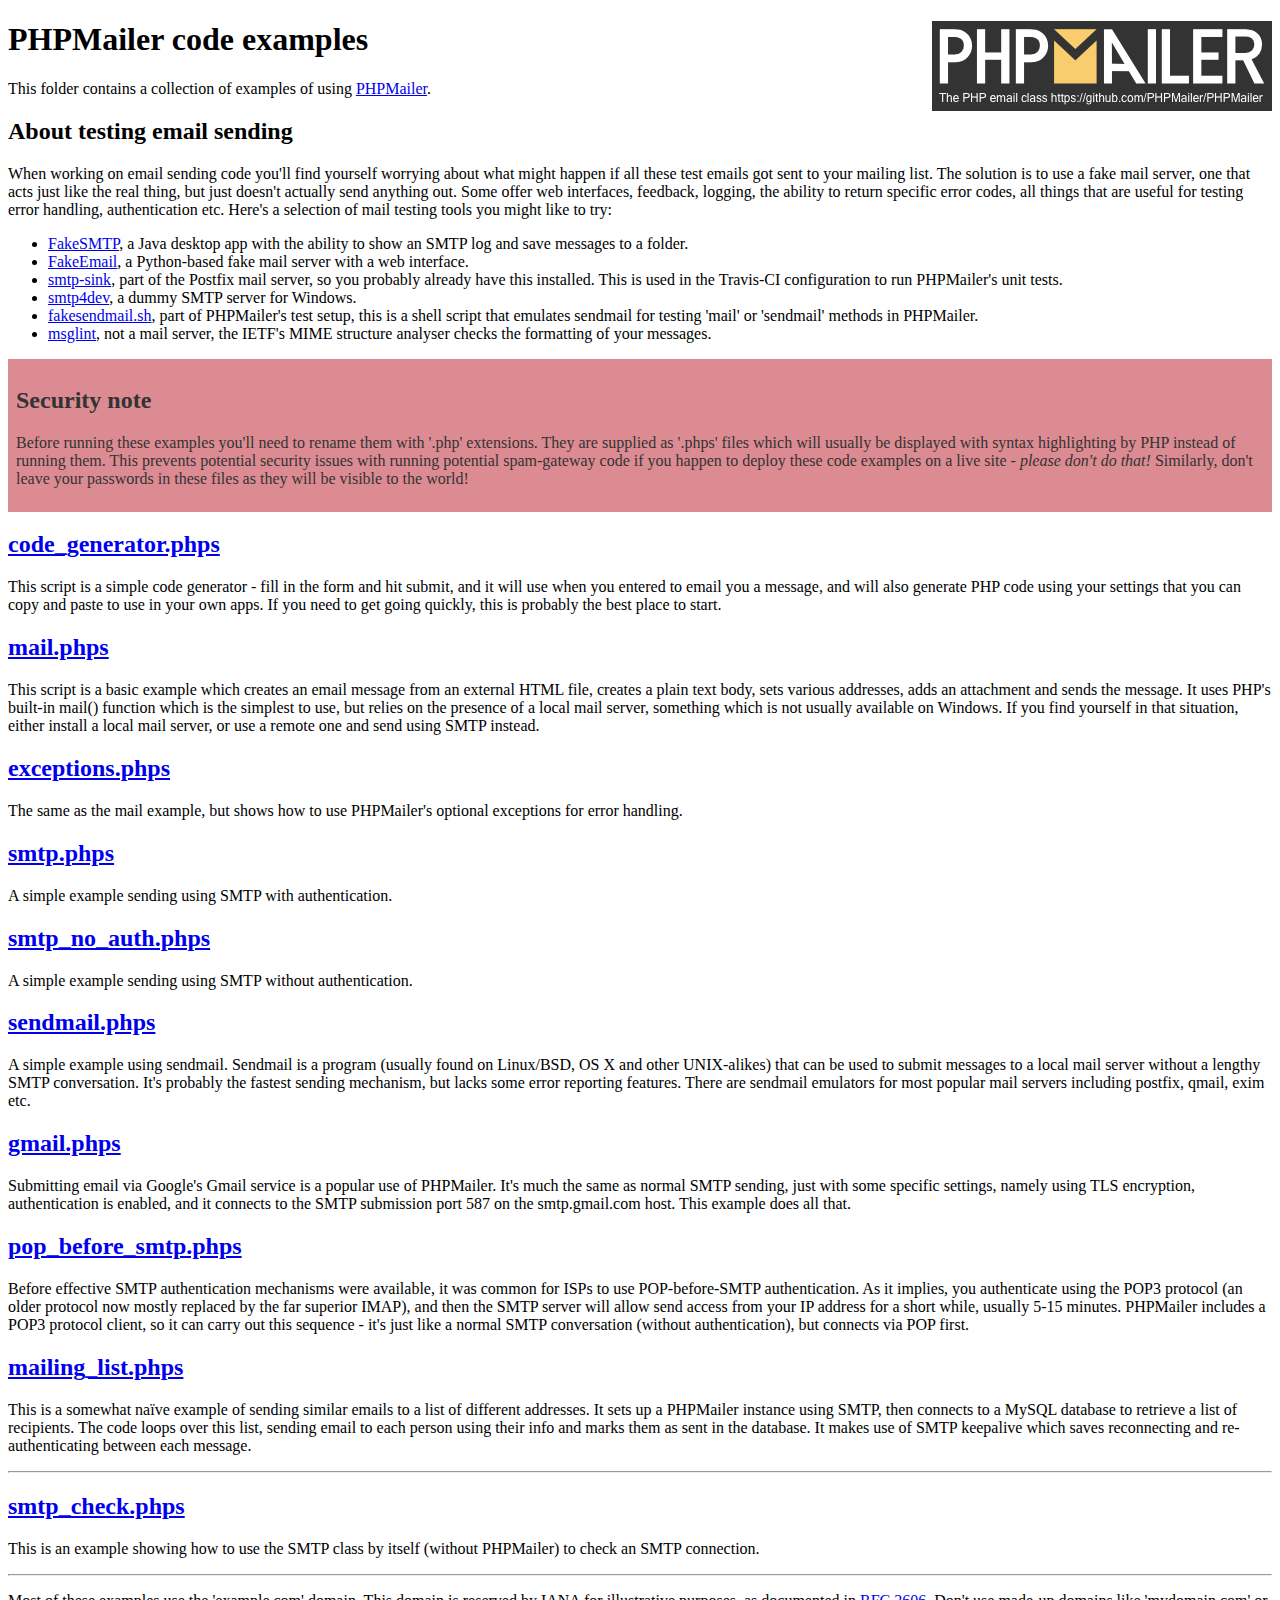
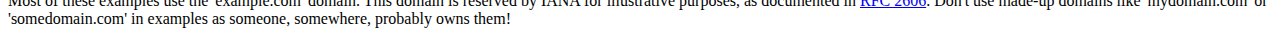
<file: vendor/phpmailer/phpmailer/examples/index.html>
<!DOCTYPE html>
<html>
<head>
	<meta charset="UTF-8">
	<title>PHPMailer Examples</title>
</head>
<body>
<h1>PHPMailer code examples<a href="https://github.com/PHPMailer/PHPMailer"><img src="images/phpmailer.png" style="float:right; border:0;" alt="PHPMailer logo"></a></h1>
<p>This folder contains a collection of examples of using <a href="https://github.com/PHPMailer/PHPMailer">PHPMailer</a>.</p>
<h2>About testing email sending</h2>
<p>When working on email sending code you'll find yourself worrying about what might happen if all these test emails got sent to your mailing list. The solution is to use a fake mail server, one that acts just like the real thing, but just doesn't actually send anything out. Some offer web interfaces, feedback, logging, the ability to return specific error codes, all things that are useful for testing error handling, authentication etc. Here's a selection of mail testing tools you might like to try:</p>
<ul>
  <li><a href="https://github.com/Nilhcem/FakeSMTP">FakeSMTP</a>, a Java desktop app with the ability to show an SMTP log and save messages to a folder. </li>
  <li><a href="https://github.com/isotoma/FakeEmail">FakeEmail</a>, a Python-based fake mail server with a web interface.</li>
  <li><a href="http://www.postfix.org/smtp-sink.1.html">smtp-sink</a>, part of the Postfix mail server, so you probably already have this installed. This is used in the Travis-CI configuration to run PHPMailer's unit tests.</li>
  <li><a href="http://smtp4dev.codeplex.com">smtp4dev</a>, a dummy SMTP server for Windows.</li>
  <li><a href="https://github.com/PHPMailer/PHPMailer/blob/master/test/fakesendmail.sh">fakesendmail.sh</a>, part of PHPMailer's test setup, this is a shell script that emulates sendmail for testing 'mail' or 'sendmail' methods in PHPMailer.</li>
  <li><a href="http://tools.ietf.org/tools/msglint/">msglint</a>, not a mail server, the IETF's MIME structure analyser checks the formatting of your messages.</li>
</ul>
<div style="padding: 8px; color: #333333; background-color: #dc8b92">
<h2>Security note</h2>
<p>Before running these examples you'll need to rename them with '.php' extensions. They are supplied as '.phps' files which will usually be displayed with syntax highlighting by PHP instead of running them. This prevents potential security issues with running potential spam-gateway code if you happen to deploy these code examples on a live site - <em>please don't do that!</em> Similarly, don't leave your passwords in these files as they will be visible to the world!</p>
</div>
<h2><a href="code_generator.phps">code_generator.phps</a></h2>
<p>This script is a simple code generator - fill in the form and hit submit, and it will use when you entered to email you a message, and will also generate PHP code using your settings that you can copy and paste to use in your own apps. If you need to get going quickly, this is probably the best place to start.</p>
<h2><a href="mail.phps">mail.phps</a></h2>
<p>This script is a basic example which creates an email message from an external HTML file, creates a plain text body, sets various addresses, adds an attachment and sends the message. It uses PHP's built-in mail() function which is the simplest to use, but relies on the presence of a local mail server, something which is not usually available on Windows. If you find yourself in that situation, either install a local mail server, or use a remote one and send using SMTP instead.</p>
<h2><a href="exceptions.phps">exceptions.phps</a></h2>
<p>The same as the mail example, but shows how to use PHPMailer's optional exceptions for error handling.</p>
<h2><a href="smtp.phps">smtp.phps</a></h2>
<p>A simple example sending using SMTP with authentication.</p>
<h2><a href="smtp_no_auth.phps">smtp_no_auth.phps</a></h2>
<p>A simple example sending using SMTP without authentication.</p>
<h2><a href="sendmail.phps">sendmail.phps</a></h2>
<p>A simple example using sendmail. Sendmail is a program (usually found on Linux/BSD, OS X and other UNIX-alikes) that can be used to submit messages to a local mail server without a lengthy SMTP conversation. It's probably the fastest sending mechanism, but lacks some error reporting features. There are sendmail emulators for most popular mail servers including postfix, qmail, exim etc.</p>
<h2><a href="gmail.phps">gmail.phps</a></h2>
<p>Submitting email via Google's Gmail service is a popular use of PHPMailer. It's much the same as normal SMTP sending, just with some specific settings, namely using TLS encryption, authentication is enabled, and it connects to the SMTP submission port 587 on the smtp.gmail.com host. This example does all that.</p>
<h2><a href="pop_before_smtp.phps">pop_before_smtp.phps</a></h2>
<p>Before effective SMTP authentication mechanisms were available, it was common for ISPs to use POP-before-SMTP authentication. As it implies, you authenticate using the POP3 protocol (an older protocol now mostly replaced by the far superior IMAP), and then the SMTP server will allow send access from your IP address for a short while, usually 5-15 minutes. PHPMailer includes a POP3 protocol client, so it can carry out this sequence - it's just like a normal SMTP conversation (without authentication), but connects via POP first.</p>
<h2><a href="mailing_list.phps">mailing_list.phps</a></h2>
<p>This is a somewhat naïve example of sending similar emails to a list of different addresses. It sets up a PHPMailer instance using SMTP, then connects to a MySQL database to retrieve a list of recipients. The code loops over this list, sending email to each person using their info and marks them as sent in the database. It makes use of SMTP keepalive which saves reconnecting and re-authenticating between each message.</p>
<hr>
<h2><a href="smtp_check.phps">smtp_check.phps</a></h2>
<p>This is an example showing how to use the SMTP class by itself (without PHPMailer) to check an SMTP connection.</p>
<hr>
<p>Most of these examples use the 'example.com' domain. This domain is reserved by IANA for illustrative purposes, as documented in <a href="http://tools.ietf.org/html/rfc2606">RFC 2606</a>. Don't use made-up domains like 'mydomain.com' or 'somedomain.com' in examples as someone, somewhere, probably owns them!</p>
</body>
</html>
</file>
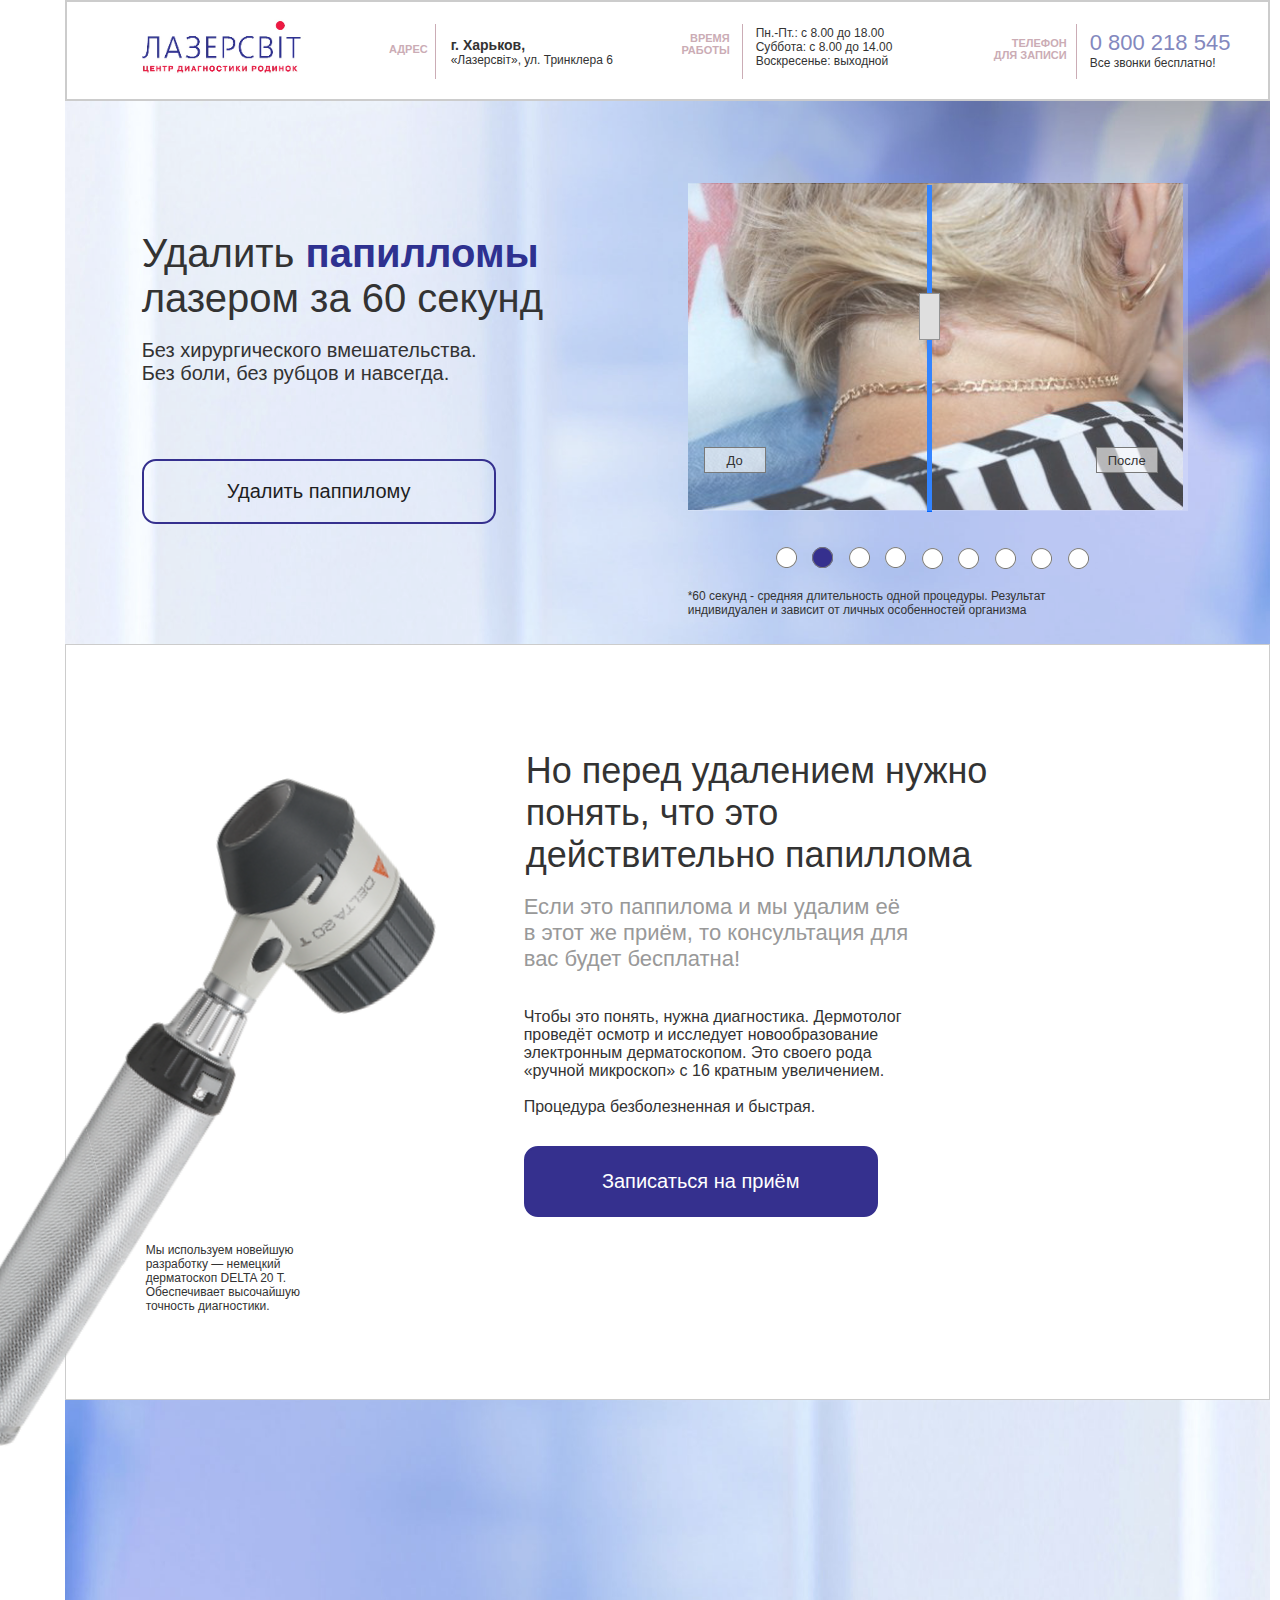
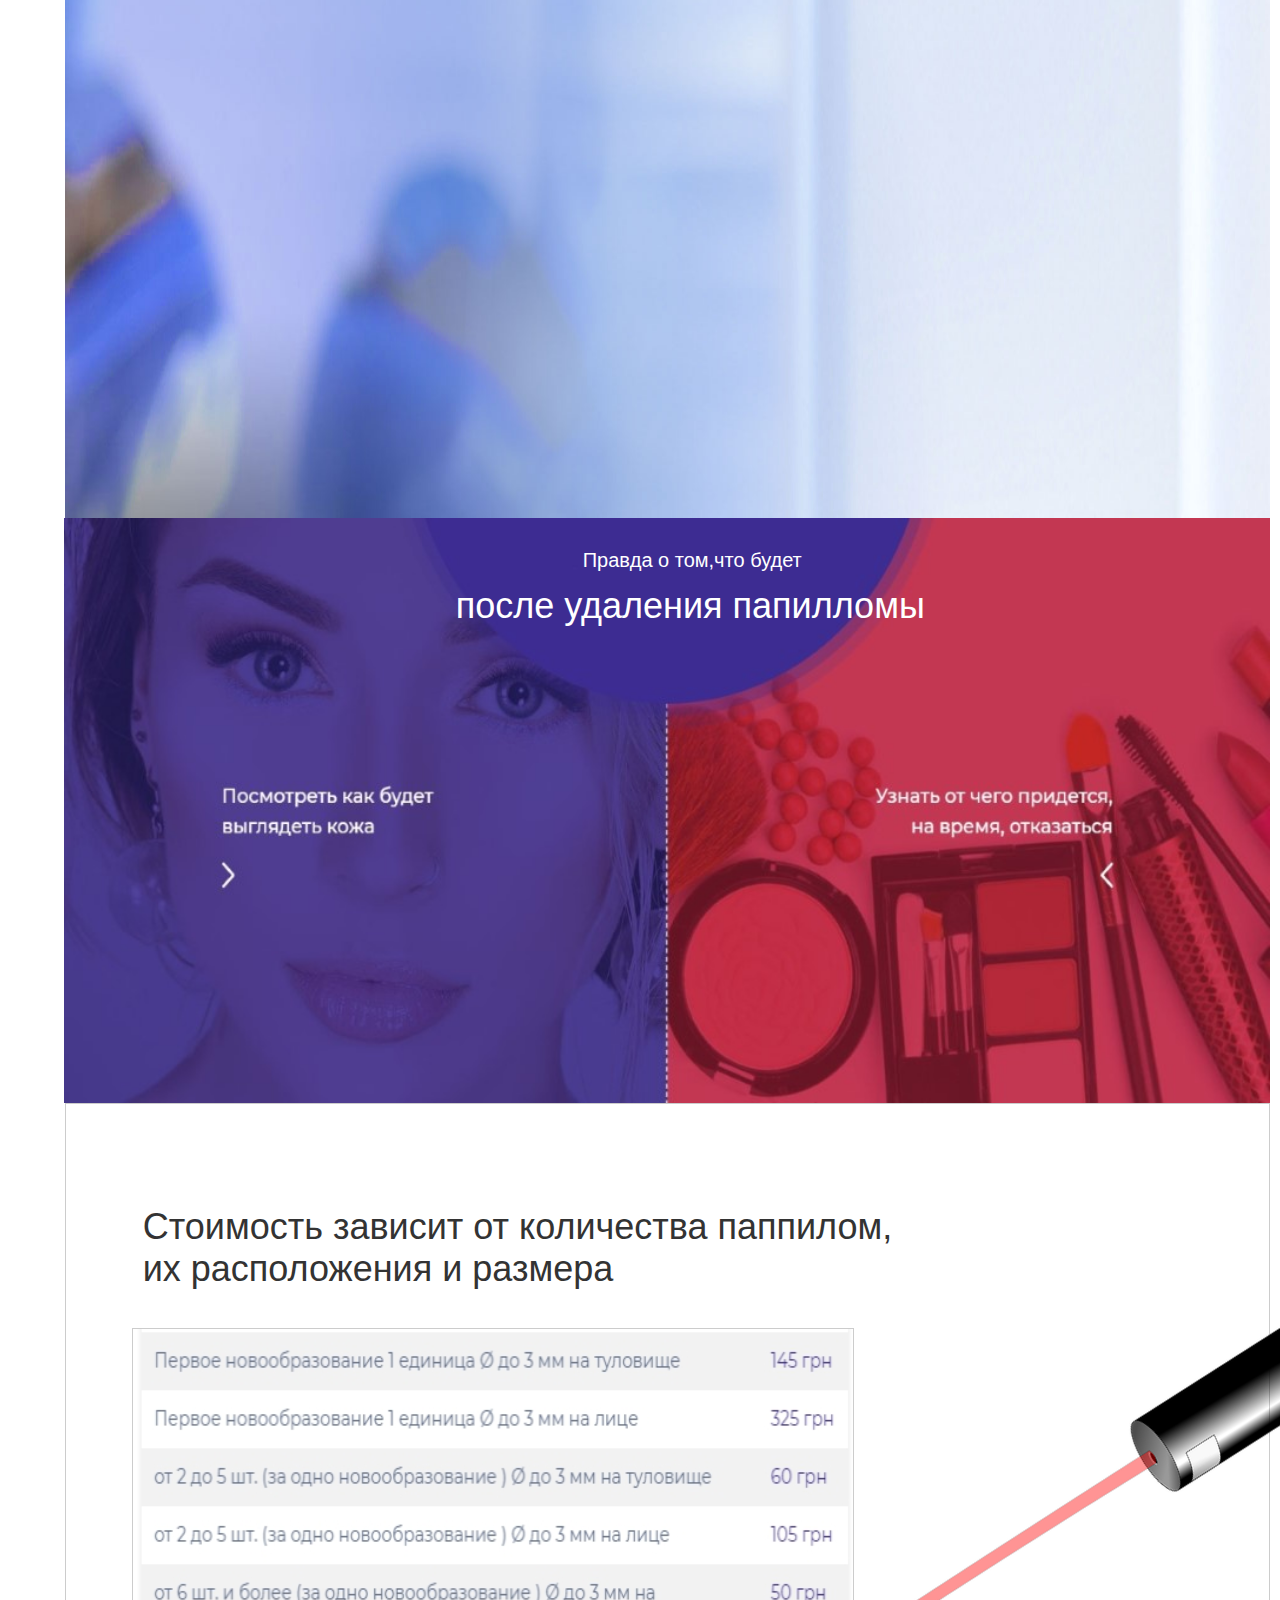
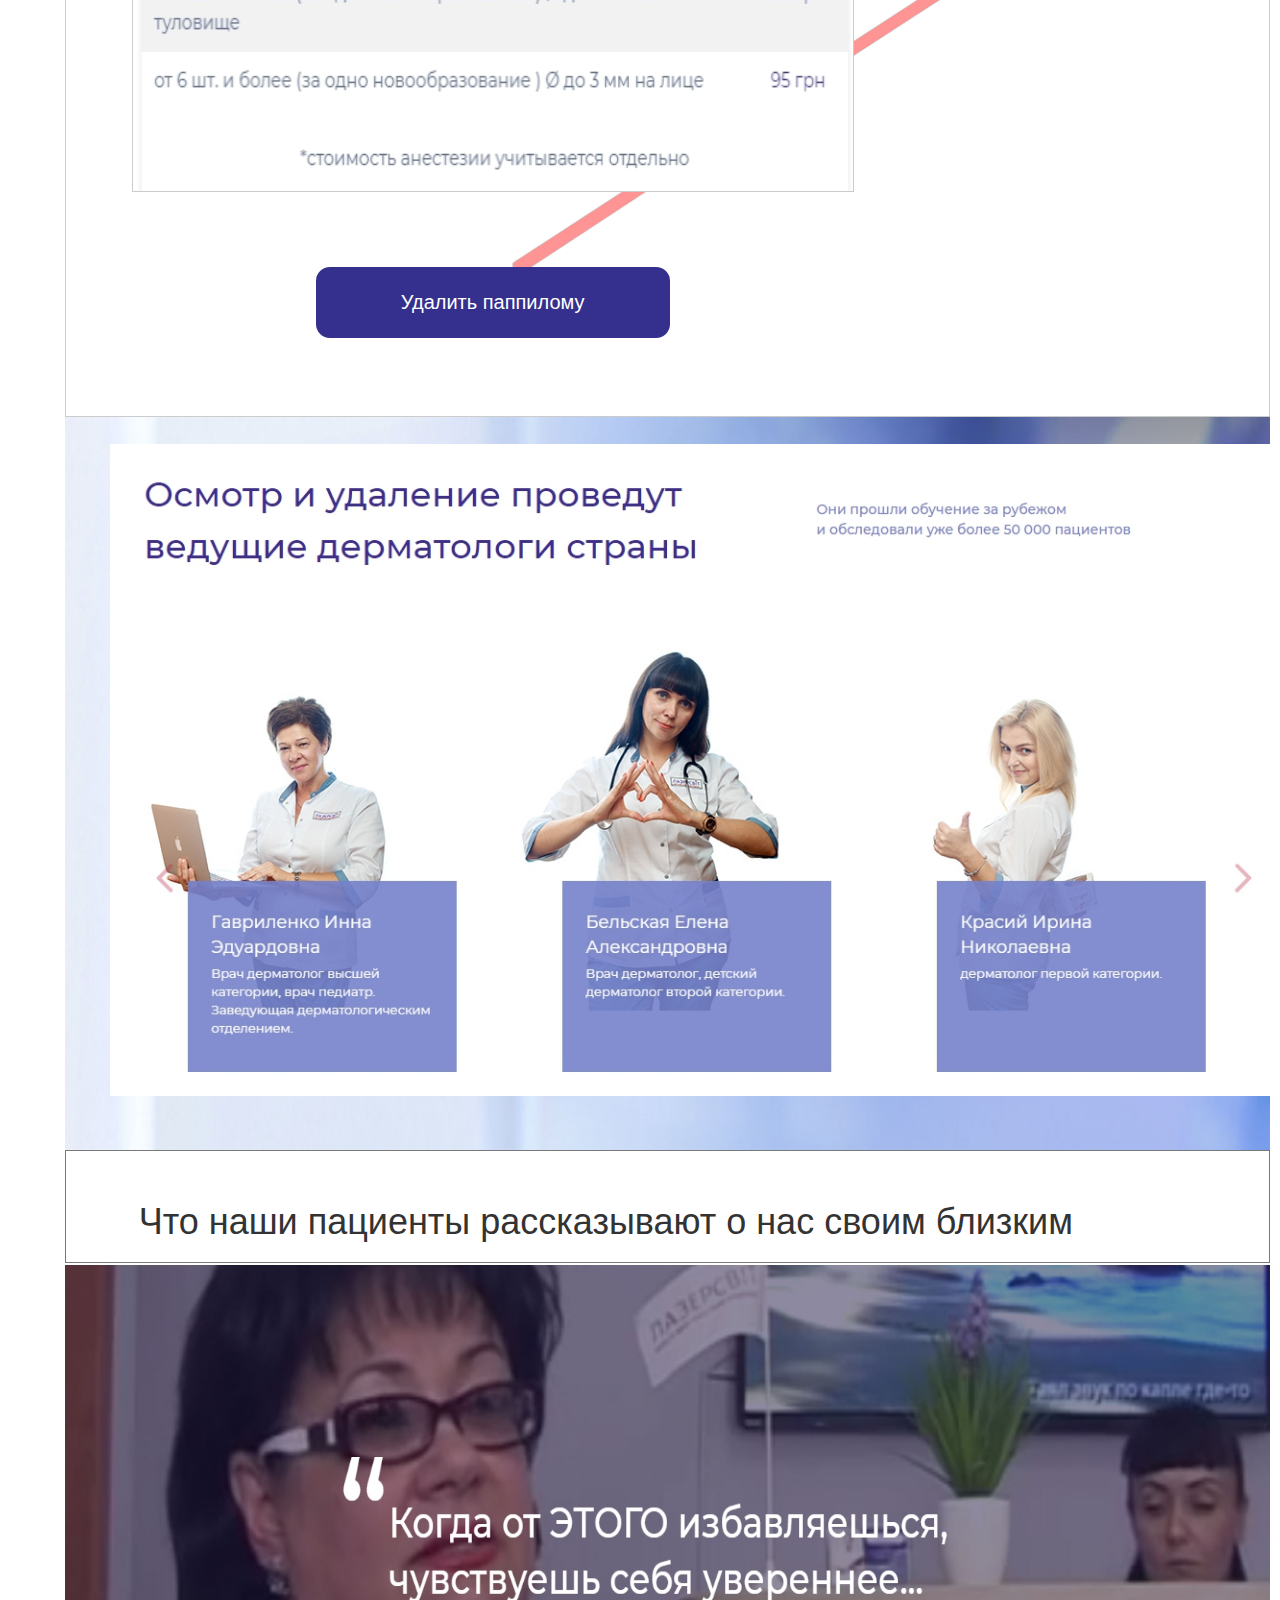
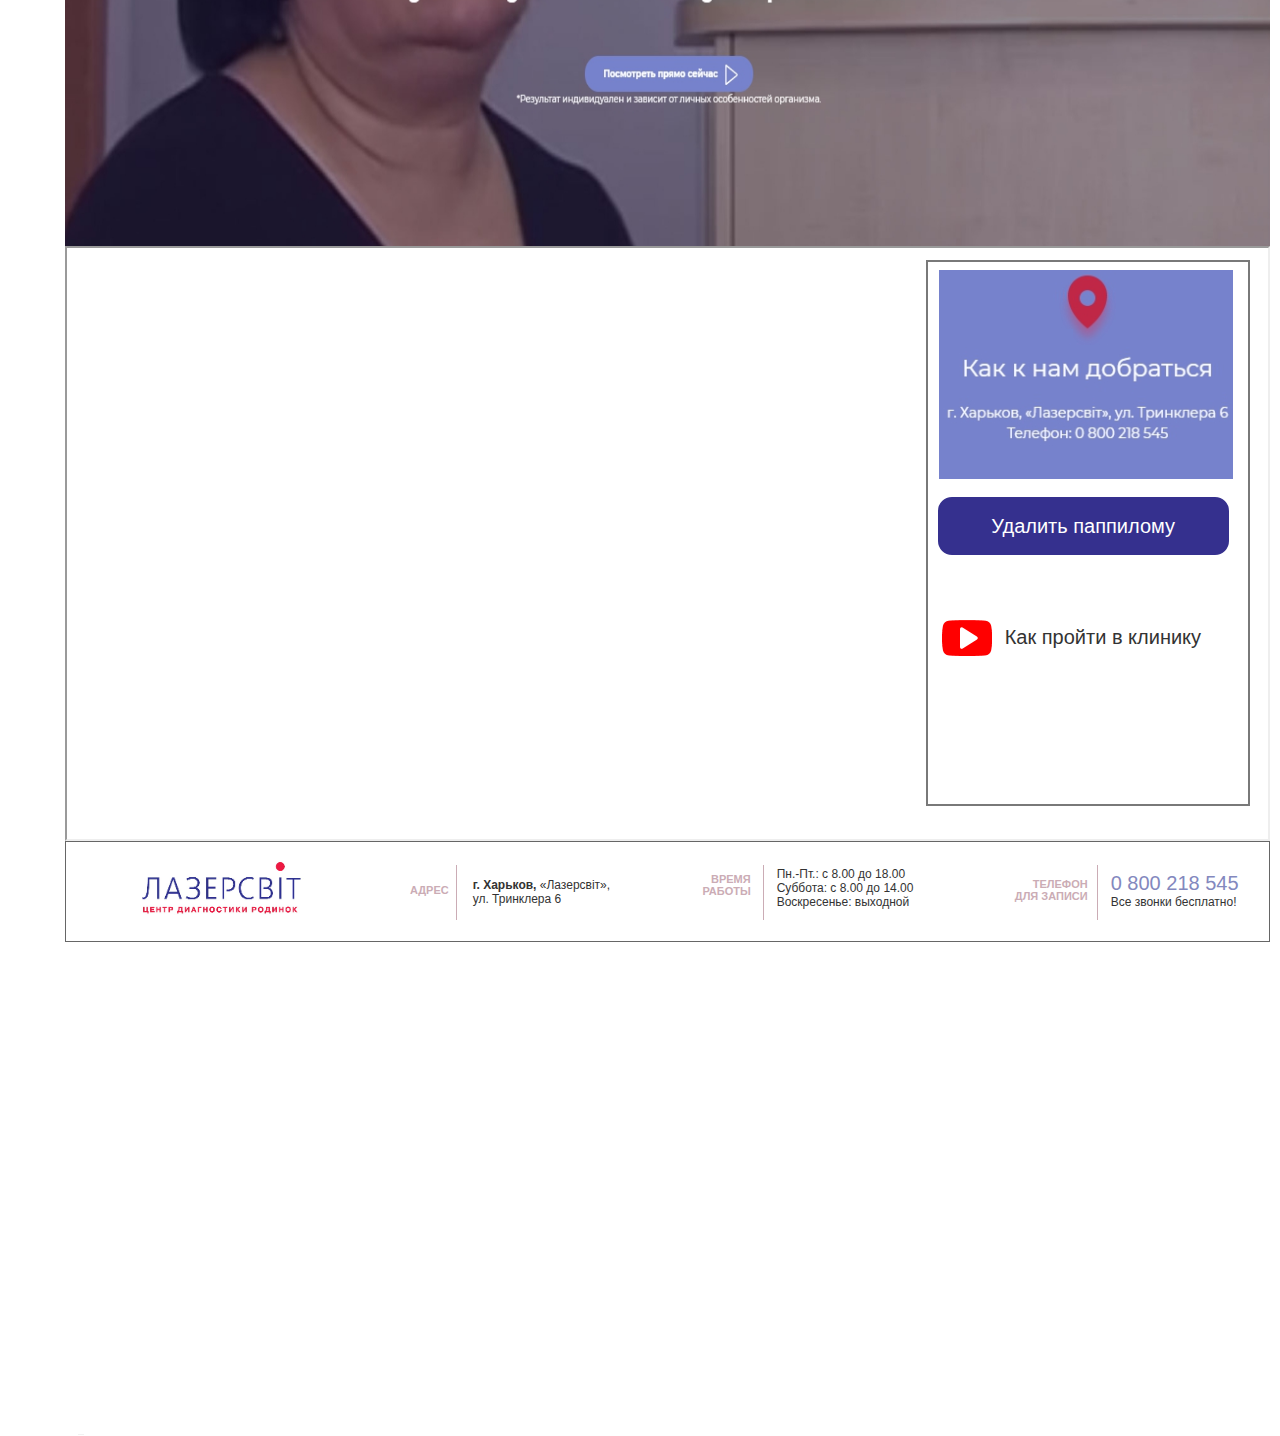
<file: img/bg.html>
<!DOCTYPE html>
<!-- saved from url=(0036)https://gu26sb.axshare.com/home.html -->
<html><head><meta http-equiv="Content-Type" content="text/html; charset=UTF-8">
    <meta name="robots" content="noindex, nofollow">
    <title>Home</title>
    <meta http-equiv="X-UA-Compatible" content="IE=edge">
    
    <meta name="apple-mobile-web-app-capable" content="yes">
    <link href="./bg_files/jquery-ui-themes.css" type="text/css" rel="stylesheet">
    <link href="./bg_files/axure_rp_page.css" type="text/css" rel="stylesheet">
    <link href="./bg_files/styles.css" type="text/css" rel="stylesheet">
    <link href="./bg_files/styles(1).css" type="text/css" rel="stylesheet">
    <script type="text/javascript">
        AXSHARE_HOST_URL = 'http://app.axure.cloud';
        AXSHARE_HOST_SECURE_URL = 'https://share.axure.com';
        ACCOUNT_SERVICE_URL = 'http://accounts.axure.com';
        ACCOUNT_SERVICE_SECURE_URL = 'https://accounts.axure.com';
        ON_PREM_LDAP_ENABLED = 'false';
</script><script src="./bg_files/jquery-1.7.1.min.js.Без названия"></script>
    <script src="./bg_files/jquery-ui-1.8.10.custom.min.js.Без названия"></script>
    <script src="./bg_files/prototypePre.js.Без названия"></script>
    <script src="./bg_files/document.js.Без названия"></script>
    <script src="./bg_files/prototypePost.js.Без названия"></script>
    <script src="./bg_files/data.js.Без названия"></script>
    <script type="text/javascript">
      $axure.utils.getTransparentGifPath = function() { return 'https://d1h0x9w88ijkiq.cloudfront.net/3372/images/transparent.gif'; };
      $axure.utils.getOtherPath = function() { return 'resources/Other.html'; };
      $axure.utils.getReloadPath = function() { return 'resources/reload.html'; };
    </script>
  
<script>
    $(document).ready(function(){
        $("iframe").each(function( index ) {
            var iframeSrc = $(this).attr('src') || '';
            if(iframeSrc.indexOf('http:') != -1){
                $(this).attr('scrolling', 'auto');
                $(this).css('overflow', 'auto');
                $(this).attr('src', 'https://uftnur.axshare.com/');
            }
        });
    });
</script>
<style type="text/css">/*.lleo_errorSelection *::-moz-selection,
.lleo_errorSelection *::selection,
.lleo_errorSelection *::-webkit-selection {
    background-color: red !important;
    color: #fff !important;;
}*/

#lleo_dialog,
#lleo_dialog * {
    color: #000 !important;
    font: normal 13px Arial, Helvetica !important;
    line-height: 15px !important;
    margin: 0 !important;
	padding: 0 !important;
	background: none !important;
	border: none 0 !important;
	position: static !important;
	vertical-align: baseline !important;
	overflow: visible !important;
	width: auto !important;
	height: auto !important;
    max-width: none !important;
    max-height: none !important;
	float: none !important;
	visibility: visible !important;
	text-align: left !important;
    text-transform: none !important;
	border-collapse: separate !important;
	border-spacing: 2px !important;
    box-sizing: content-box !important;
    box-shadow: none !important;
    opacity: 1 !important;
    text-shadow: none !important;
    letter-spacing: normal !important;
    -webkit-filter: none !important;
    -moz-filter: none !important;
    filter: none !important;
}
#lleo_dialog *:before,
#lleo_dialog *:after {
    content: '';
}

#lleo_dialog iframe {
	height: 0 !important;
	width: 0 !important;
}

#lleo_dialog {
    position: absolute !important;
    background: #fff !important;
    border: solid 1px #ccc !important;
    padding: 7px 0 0 !important;
    left: -999px;
    top: -999px;
    width: 440px !important;
    overflow: hidden;
    display: block !important;
    z-index: 999999999 !important;
    box-shadow: 8px 16px 30px rgba(0, 0, 0, 0.16) !important;
    border-radius: 3px !important;
    opacity: 0 !important;
    -webkit-transform: translateY(15px);
    -moz-transform: translateY(15px);
    -ms-transform: translateY(15px);
    -o-transform: translateY(15px);
    transform: translateY(15px);
}
#lleo_dialog.lleo_show_small {
    width: 150px !important;
}
#lleo_dialog.lleo_show {
    opacity: 1 !important;
    -webkit-transform: translateY(0);
    -moz-transform: translateY(0);
    -ms-transform: translateY(0);
    -o-transform: translateY(0);
    transform: translateY(0);
    -webkit-transition: -webkit-transform 0.3s, opacity 0.3s !important;
    -moz-transition: -moz-transform 0.3s, opacity 0.3s !important;
    -ms-transition: -ms-transform 0.3s, opacity 0.3s !important;
    -o-transition: -o-transform 0.3s, opacity 0.3s !important;
    transition: transform 0.3s, opacity 0.3s !important;
}
#lleo_dialog.lleo_collapse {
    opacity: 0 !important;
    -webkit-transform: scale(0.25, 0.1) translate(-550px, 100px);
    -moz-transform: scale(0.25, 0.1) translate(-550px, 100px);
    -ms-transform: scale(0.25, 0.1) translate(-550px, 100px);
    -o-transform: scale(0.25, 0.1) translate(-550px, 100px);
    transform: scale(0.25, 0.1) translate(-550px, 100px);
    -webkit-transition: -webkit-transform 0.4s, opacity 0.4s !important;
    -moz-transition: -moz-transform 0.4s, opacity 0.4s !important;
    -ms-transition: -ms-transform 0.4s, opacity 0.4s !important;
    -o-transition: -o-transform 0.4s, opacity 0.4s !important;
    transition: transform 0.4s, opacity 0.4s !important;
}
#lleo_dialog input::-webkit-input-placeholder {
    color: #aaa !important;
}
#lleo_dialog .lleo_has_pic #lleo_word {
	margin-right: 80px !important;
}
#lleo_dialog #lleo_translationsContainer1 {
	position: relative !important;
}
#lleo_dialog #lleo_translationsContainer2 {
	padding: 7px 0 0 !important;
	vertical-align: middle !important;
}
#lleo_dialog #lleo_word {
    color: #000 !important;
    margin: 0 5px 2px 0 !important;
    /*float: left !important;*/
}
#lleo_dialog .lleo_has_sound #lleo_word {
    margin-left: 30px !important;
}
#lleo_dialog #lleo_text {
    font-weight: bold !important;
    color: #d56e00 !important;
    text-decoration: none !important;
    cursor: default !important;
}
/*
#lleo_dialog #lleo_text.lleo_known {
    cursor: pointer !important;
    text-decoration: underline !important;
}
*/
/*#lleo_dialog #lleo_closeBtn {
    position: absolute !important;
    right: 6px !important;
    top: 5px !important;
    line-height: 1px !important;
    text-decoration: none !important;
    font-weight: bold !important;
    font-size: 0 !important;
    color: #aaa !important;
    display: block !important;
	z-index: 9999999999 !important;
	width: 7px !important;
	height: 7px !important;
	padding: 0 !important;
	margin: 0 !important;
}*/

#lleo_dialog #lleo_optionsBtn {
    position: absolute !important; 
    right: 3px !important;
    top: 5px !important;
    line-height: 1px !important;
    text-decoration: none !important;
    font-weight: bold !important;
    font-size: 13px !important;
    color: #aaa !important;
    padding: 2px !important;
	display: none;
}
    #lleo_dialog.lleo_optionsShown #lleo_optionsBtn {
        display: block !important;
    }
    #lleo_dialog #lleo_optionsBtn img {
        width: 12px !important;
        height: 12px !important;
    }
#lleo_dialog #lleo_sound {
    float: left !important;
    width: 16px !important;
    height: 16px !important;
    margin-left: 9px !important;
    margin-right: 3px !important;
    background: 0 0 no-repeat !important;
    cursor: pointer !important;
    display: none !important;
    background: url([data-uri]) !important;
}
#lleo_dialog .lleo_has_sound #lleo_sound {
    display: block !important;
}

#lleo_dialog #lleo_soundWave {
    border: solid 5px #4495CC !important;
    border-radius: 5px !important;
    position: absolute !important;
    left: -5px !important;
    top: -5px !important;
    right: -5px !important;
    bottom: -5px !important;
    z-index: 0 !important;
    opacity: 0.9 !important;
    display: none !important;
}
    #lleo_dialog #lleo_soundWave.lleo_beforePlaying {
        display: block !important;
    }
    #lleo_dialog #lleo_soundWave.lleo_playing {
        opacity: 0 !important;
        border-width: 20px !important;
        border-radius: 30px !important;

        -webkit-transform: scale(1.07,1.1) !important;
        -moz-transform: scale(1.07,1.1) !important;
        -ms-transform: scale(1.07,1.1) !important;
        transform: scale(1.07,1.1) !important;

        -webkit-transition: all 0.6s !important;
        -moz-transition: all 0.6s !important;
        -ms-transition: all 0.6s !important;
        transition: all 0.6s !important;
    }


#lleo_dialog #lleo_picOuter {
    position: absolute !important;
    float: right !important;
    top: 4px;
    right: 5px;
    z-index: 9 !important;
    display: none !important;
    width: 100px !important;
}
    #lleo_dialog.lleo_optionsShown #lleo_picOuter {
        right: 25px;
    }
#lleo_dialog .lleo_has_pic #lleo_picOuter {
    display: block !important;
}
    #lleo_dialog #lleo_picOuter:hover {
        width: auto !important;
        z-index: 11 !important;
    }
#lleo_dialog #lleo_pic,
#lleo_dialog #lleo_picBig {
    position: absolute !important;
    top: 0 !important;
    right: 0 !important;
    border: solid 2px #fff !important;
    -webkit-border-radius: 2px !important;
    -moz-border-radius: 2px !important;
	border-radius: 2px !important;
    z-index: 1 !important;
}
#lleo_dialog #lleo_pic {
	position: relative !important;
    border: none !important;
	width: 30px !important;
}
#lleo_dialog #lleo_picBig {
    box-shadow: -1px 2px 4px rgba(0,0,0,0.3);
    z-index: 2 !important;
    opacity: 0 !important;
    visibility: hidden !important;
}
    #lleo_dialog #lleo_picOuter:hover #lleo_picBig {
        visibility: visible !important;
        opacity: 1 !important;
        -webkit-transition: opacity 0.3s !important;
        -webkit-transition-delay: 0.3s !important;
    }
#lleo_dialog #lleo_transcription {
    margin: 0 80px 4px 31px !important;
    color: #aaaaaa !important;
}
#lleo_dialog .lleo_no_trans {
    color: #aaa !important;
}

#lleo_dialog .ll-translation-counter {
	float: right !important;
    font-size: 11px !important;
    color: #aaa !important;
    padding: 2px 2px 1px 10px !important;
}

#lleo_dialog .ll-translation-text {
	float: left !important;
	/*width: 80% !important;*/
}

#lleo_dialog #lleo_trans a {
    color: #3F669F !important;
    text-decoration: none !important;
    text-overflow: ellipsis !important;
    padding: 1px 4px !important;
    overflow: hidden !important;
    float: left !important;
    width: 320px !important;
}

#lleo_dialog .ll-translation-item {
    color: #3F669F !important;
    border: solid 1px #fff !important;
    padding: 3px !important;
    width: 100% !important;
    float: left !important;
	-moz-border-radius: 2px !important;
	-webkit-border-radius: 2px !important;
	border-radius: 2px !important;
}

#lleo_dialog .ll-translation-item:hover {
	border: solid 1px #9FC2C9 !important;
    background: #EDF4F6 !important;
	cursor: pointer !important;
}
#lleo_dialog .ll-translation-item:hover .ll-translation-counter {
	color: #83a0a6 !important;
}

#lleo_dialog .ll-translation-marker {
    background: url([data-uri]) !important;
    display: inline-block !important;
    width: 4px !important;
    height: 4px !important;
    margin: 7px 5px 2px 2px !important;
    float: left !important;
}

#lleo_dialog #lleo_icons {
    color: #aaa !important;
    font-size: 11px !important;
    background: #f8f8f8 !important;
    padding: 10px 10px 10px 16px !important;
}
#lleo_icons a {
    display: inline-block !important;
    width: 16px !important;
    height: 16px !important;
    margin: 0 10px -4px 3px !important;
    text-decoration: none !important;
    opacity: 0.5 !important;
    background: url([data-uri]) !important;
}
#lleo_icons a:hover {
    opacity: 1 !important;
}
#lleo_icons a.lleo_google     {background-position:-34px 0 !important;}
#lleo_icons a.lleo_multitran  {background-position:-64px 0 !important;}
#lleo_icons a.lleo_lingvo     {background-position:-51px 0 !important; width: 12px !important;}
#lleo_icons a.lleo_dict       {background-position:-17px 0 !important;}
#lleo_icons a.lleo_linguee    {background-position:-81px 0 !important;}
#lleo_icons a.lleo_michaelis  {background-position:-98px 0 !important;}

#lleo_dialog #lleo_contextContainer {
    margin: 0 !important;
    padding: 3px 15px 8px 10px !important;
    background: #eee !important;
    background: -webkit-gradient(linear, left top, left bottom, from(#fff), to(#eee)) !important;
    background: -moz-linear-gradient(-90deg, #fff, #eee) !important;
    border-bottom: solid 1px #ddd !important;
    border-top-left-radius: 3px !important;
    border-top-right-radius: 3px !important;
    display: none !important;
    overflow: hidden !important;
}
#lleo_dialog .lleo_has_context #lleo_contextContainer {
    display: block !important;
}
#lleo_dialog #lleo_context {
    color: #444 !important;
    text-shadow: 1px 1px 0 #f4f4f4 !important;
    line-height: 12px !important;
    font-size: 11px !important;
    margin-left: 2px !important;
}
#lleo_dialog #lleo_context b {
    line-height: 12px !important;
    color: #000 !important;
    font-weight: bold !important;
    font-size: 11px !important;
}
/*#lleo_dialog #lleo_gBrand {
    color: #aaa !important;
    font-size: 10px !important;
    *//*padding-right: 52px !important;*//*
    padding-bottom: 14px !important;
    margin: -3px 4px 0 4px !important;
    background: left bottom url([data-uri]) no-repeat !important;
    display: inline-block !important;
    float: right !important;
}
#lleo_dialog #lleo_gBrand.hidden {
    display: none !important;
}*/
#lleo_dialog #lleo_translateContextLink {
    color: #444 !important;
    text-shadow: 1px 1px 0 #f4f4f4 !important;
    background: -webkit-gradient(linear, left top, left bottom, from(#f4f4f4), to(#ddd)) !important;
    background: -moz-linear-gradient(-90deg, #f4f4f4, #ddd) !important;
    border: solid 1px !important;
    box-shadow: 1px 1px 0 #f6f6f6 !important;
    border-color: #999 #aaa #aaa #999 !important;
    -moz-border-radius: 2px !important;
	-webkit-border-radius: 2px !important;
	border-radius: 2px !important;
    padding: 0 3px !important;
    font-size: 11px !important;
    text-decoration: none !important;
    margin: 1px 5px 0 !important;
    display: inline-block !important;
    white-space: nowrap !important;
}
#lleo_dialog #lleo_translateContextLink:hover {
    background: #f8f8f8 !important;
}
#lleo_dialog #lleo_translateContextLink.hidden {
    visibility: hidden !important;
}

#lleo_dialog #lleo_setTransForm {
    display: block !important;
    margin-top: 3px !important;
    padding-top: 5px !important;
    /* Set position and background because the form might be overlapped by an image when no translations */
    position: relative !important;
    background: #fff !important;
    z-index: 10 !important;
    padding-bottom: 10px !important;
    padding-left: 16px !important;
}
#lleo_dialog .lleo-custom-translation {
    padding: 4px 5px !important;
    border: solid 1px #ddd !important;
	border-radius: 2px !important;
    width: 90% !important;
    min-width: 270px !important;
    background: -webkit-gradient(linear, 0 0, 0 20, from(#f1f1f1), to(#fff)) !important;
    background: -moz-linear-gradient(-90deg, #f1f1f1, #fff) !important;
	font: normal 13px Arial, Helvetica !important;
	line-height: 15px !important;
}
#lleo_dialog .lleo-custom-translation:hover {
    border: solid 1px #aaa !important;
}
#lleo_dialog .lleo-custom-translation:focus {
    background: #FFFEC9 !important;
}

#lleo_dialog *.hidden {
    display: none !important;
}

#lleo_dialog .infinitive{
    color: #D56E00 !important;
    text-decoration: none;
    border-bottom: 1px dotted #D56E00 !important;
}
#lleo_dialog .infinitive:hover{
    border: none !important;
}

#lleo_dialog .lleo_separator {
    height: 1px !important;
    background: #eee;
    margin-top: 10px !important;
    background: -webkit-linear-gradient(left, rgba(255,255,255,1) 0%,#eee 8%,rgba(255,255,255,1) 80%) !important;
    background: -moz-linear-gradient(left, rgba(255,255,255,1) 0%, #eee 8%, rgba(255,255,255,1) 80%) !important;
    background: -ms-linear-gradient(left, rgba(255,255,255,1) 0%,#eee 8%,rgba(255,255,255,1) 80%) !important;
    background: linear-gradient(to right, rgba(255,255,255,1) 0%,#eee 8%,rgba(255,255,255,1) 80%) !important;
}
#lleo_dialog #lleo_trans {
    /*border-top: 1px solid #eeeeee !important;*/
    padding: 5px 30px 0 14px !important;
    zoom: 1;
}

#lleo_dialog .lleo_clearfix {
	display: block !important;
	clear: both !important;
	visibility: hidden !important;
	height: 0 !important;
	font-size: 0 !important;
}


#lleo_dialog #lleo_picOuter table {
    width: 44px !important;
    position: absolute !important;
    right: 0 !important;
    top: 0 !important;
    vertical-align: middle !important;
}

#lleo_dialog #lleo_picOuter td {
    width: 38px !important;
    height: 38px !important;
    /*border: 1px solid #eeeeee !important;*/
    vertical-align: middle !important;
    text-align: center !important;
}

#lleo_dialog #lleo_picOuter td div {
	height: 38px !important;
	overflow: hidden !important;
}

#lleo_dialog .lleo_empty {
    margin: 0 5px 7px !important;
}

#lleo_youtubeExportBtn {
    margin-left: 10px;
    height: 24px;
}
    #lleo_youtubeExportBtn i {
        display: inline-block;
        width: 16px;
        height: 16px;
        background: 0 0 url(https://d144fqpiyasmrr.cloudfront.net/plugins/all/images/i16.png) !important;
    }
    #lleo_youtubeExportBtn .yt-uix-button-content {
        font-size: 12px;
        line-height: 2px;
    }


/*** Parsed Lyrics Content *****************************/

.lleo_lyrics tran {
    background: transparent !important;
    border-radius: 2px !important;
    text-shadow: none !important;
    cursor: pointer !important;
}
    .lleo_lyrics tran:hover {
        color: #fff !important;
        background: #C77213 !important;
        -webkit-transition: all 0.1s !important;
        -moz-transition: all 0.1s !important;
        -ms-transition: all 0.1s !important;
        -o-transition: all 0.1s !important;
        transition: all 0.1s !important;
    }

.lleo_songName {
    border: solid 1px #ffd47c;
    background: #fff1c2;
    border-radius: 2px;
}

.lleo_hidden_iframe {
    visibility: hidden;
}</style></head>
  <body>
    <div id="base" class="">

      <!-- Unnamed (Rectangle) -->
      <div id="u0" class="ax_default box_1">
        <div id="u0_div" class=""></div>
      </div>

      <!-- Unnamed (Image) -->
      <div id="u1" class="ax_default image">
        <img id="u1_img" class="img " src="./bg_files/u1.jpg">
      </div>

      <!-- Unnamed (Rectangle) -->
      <div id="u2" class="ax_default box_1">
        <div id="u2_div" class=""></div>
      </div>

      <!-- Unnamed (Rectangle) -->
      <div id="u3" class="ax_default box_1">
        <div id="u3_div" class=""></div>
      </div>

      <!-- Unnamed (Image) -->
      <div id="u4" class="ax_default image">
        <img id="u4_img" class="img " src="./bg_files/u1.jpg">
      </div>

      <!-- Unnamed (Image) -->
      <div id="u5" class="ax_default image">
        <img id="u5_img" class="img " src="./bg_files/u1.jpg">
      </div>

      <!-- Unnamed (Rectangle) -->
      <div id="u6" class="ax_default box_1">
        <div id="u6_div" class=""></div>
      </div>

      <!-- Unnamed (Rectangle) -->
      <div id="u7" class="ax_default paragraph">
        <div id="u7_div" class=""></div>
        <div id="u7_text" class="text ">
          <p><span>ВРЕМЯ </span></p><p><span>РАБОТЫ</span></p>
        </div>
      </div>

      <!-- Unnamed (Vertical Line) -->
      <div id="u8" class="ax_default line">
        <img id="u8_img" class="img " src="./bg_files/u8.png">
      </div>

      <!-- Unnamed (Inline Frame) -->
      <div id="u9" class="ax_default">
        <iframe id="u9_input" scrolling="auto" frameborder="1" webkitallowfullscreen="" mozallowfullscreen="" allowfullscreen="" src="./bg_files/embed.html"></iframe>
      </div>

      <!-- Unnamed (Rectangle) -->
      <div id="u10" class="ax_default paragraph">
        <div id="u10_div" class=""></div>
        <div id="u10_text" class="text ">
          <p style="font-size:30px;"><span>Что пациенты рассказывают о нас своим близким</span><span style="font-size:36px;"> </span></p>
        </div>
      </div>

      <!-- Unnamed (Horizontal Line) -->
      <div id="u11" class="ax_default line">
        <img id="u11_img" class="img " src="./bg_files/u11.png">
      </div>

      <!-- Unnamed (Image) -->
      <div id="u12" class="ax_default image">
        <img id="u12_img" class="img " src="./bg_files/u12.png">
      </div>

      <!-- Unnamed (Rectangle) -->
      <div id="u13" class="ax_default paragraph">
        <div id="u13_div" class=""></div>
        <div id="u13_text" class="text ">
          <p><span>Пн.-Пт.: с 8.00 до 18.00</span></p><p><span>Суббота: с 8.00 до 14.00</span></p><p><span>Воскресенье: выходной</span></p>
        </div>
      </div>

      <!-- Unnamed (Rectangle) -->
      <div id="u14" class="ax_default paragraph">
        <div id="u14_div" class=""></div>
        <div id="u14_text" class="text ">
          <p><span>ТЕЛЕФОН</span></p><p><span>ДЛЯ ЗАПИСИ</span></p>
        </div>
      </div>

      <!-- Unnamed (Vertical Line) -->
      <div id="u15" class="ax_default line">
        <img id="u15_img" class="img " src="./bg_files/u8.png">
      </div>

      <!-- Unnamed (Rectangle) -->
      <div id="u16" class="ax_default paragraph">
        <div id="u16_div" class=""></div>
        <div id="u16_text" class="text ">
          <p style="font-size:22px;"><span style="color:#8388BE;">0 800 218 545</span></p><p style="font-size:12px;"><span>Все звонки бесплатно!</span></p>
        </div>
      </div>

      <!-- Unnamed (Rectangle) -->
      <div id="u17" class="ax_default paragraph">
        <div id="u17_div" class=""></div>
        <div id="u17_text" class="text ">
          <p><span>АДРЕС</span></p>
        </div>
      </div>

      <!-- Unnamed (Vertical Line) -->
      <div id="u18" class="ax_default line">
        <img id="u18_img" class="img " src="./bg_files/u8.png">
      </div>

      <!-- Unnamed (Rectangle) -->
      <div id="u19" class="ax_default paragraph">
        <div id="u19_div" class=""></div>
        <div id="u19_text" class="text ">
          <p style="font-size:12px;"><span style="font-family:&#39;Arial Полужирный&#39;, &#39;Arial Обычный&#39;, &#39;Arial&#39;;font-weight:700;font-size:14px;">г. Харьков,</span><span style="font-family:&#39;Arial Обычный&#39;, &#39;Arial&#39;;font-weight:400;"> </span></p><p style="font-size:12px;"><span style="font-family:&#39;Arial Обычный&#39;, &#39;Arial&#39;;font-weight:400;">«Лазерсвiт», ул. Тринклера 6</span></p>
        </div>
      </div>

      <!-- Unnamed (Rectangle) -->
      <div id="u20" class="ax_default heading_3">
        <div id="u20_div" class=""></div>
        <div id="u20_text" class="text ">
          <p><span>Стоимость зависит от количества паппилом, их расположения и размера</span></p>
        </div>
      </div>

      <!-- Unnamed (Rectangle) -->
      <div id="u21" class="ax_default box_1">
        <div id="u21_div" class=""></div>
      </div>

      <!-- Unnamed (Rectangle) -->
      <div id="u22" class="ax_default paragraph">
        <div id="u22_div" class=""></div>
        <div id="u22_text" class="text ">
          <p><span>ВРЕМЯ </span></p><p><span>РАБОТЫ</span></p>
        </div>
      </div>

      <!-- Unnamed (Vertical Line) -->
      <div id="u23" class="ax_default line">
        <img id="u23_img" class="img " src="./bg_files/u8.png">
      </div>

      <!-- Unnamed (Image) -->
      <div id="u24" class="ax_default image">
        <img id="u24_img" class="img " src="./bg_files/u12.png">
      </div>

      <!-- Unnamed (Rectangle) -->
      <div id="u25" class="ax_default paragraph">
        <div id="u25_div" class=""></div>
        <div id="u25_text" class="text ">
          <p><span>Пн.-Пт.: с 8.00 до 18.00</span></p><p><span>Суббота: с 8.00 до 14.00</span></p><p><span>Воскресенье: выходной</span></p>
        </div>
      </div>

      <!-- Unnamed (Rectangle) -->
      <div id="u26" class="ax_default paragraph">
        <div id="u26_div" class=""></div>
        <div id="u26_text" class="text ">
          <p><span>ТЕЛЕФОН</span></p><p><span>ДЛЯ ЗАПИСИ</span></p>
        </div>
      </div>

      <!-- Unnamed (Vertical Line) -->
      <div id="u27" class="ax_default line">
        <img id="u27_img" class="img " src="./bg_files/u8.png">
      </div>

      <!-- Unnamed (Rectangle) -->
      <div id="u28" class="ax_default paragraph">
        <div id="u28_div" class=""></div>
        <div id="u28_text" class="text ">
          <p style="font-size:20px;"><span style="color:#8388BE;">0 800 218 545</span></p><p style="font-size:12px;"><span>Все звонки бесплатно!</span></p>
        </div>
      </div>

      <!-- Unnamed (Rectangle) -->
      <div id="u29" class="ax_default paragraph">
        <div id="u29_div" class=""></div>
        <div id="u29_text" class="text ">
          <p><span>АДРЕС</span></p>
        </div>
      </div>

      <!-- Unnamed (Vertical Line) -->
      <div id="u30" class="ax_default line">
        <img id="u30_img" class="img " src="./bg_files/u8.png">
      </div>

      <!-- Unnamed (Rectangle) -->
      <div id="u31" class="ax_default paragraph">
        <div id="u31_div" class=""></div>
        <div id="u31_text" class="text ">
          <p><span style="font-family:&#39;Arial Полужирный&#39;, &#39;Arial Обычный&#39;, &#39;Arial&#39;;font-weight:700;">г. Харьков,</span><span style="font-family:&#39;Arial Обычный&#39;, &#39;Arial&#39;;font-weight:400;"> «Лазерсвiт», </span></p><p><span style="font-family:&#39;Arial Обычный&#39;, &#39;Arial&#39;;font-weight:400;">ул. Тринклера 6</span></p>
        </div>
      </div>

      <!-- Unnamed (Image) -->
      <div id="u32" class="ax_default image">
        <img id="u32_img" class="img " src="./bg_files/u32.jpg">
      </div>

      <!-- Unnamed (Rectangle) -->
      <div id="u33" class="ax_default paragraph">
        <div id="u33_div" class=""></div>
        <div id="u33_text" class="text ">
          <p><span>Но перед удалением нужно понять, что это действительно папиллома</span></p>
        </div>
      </div>

      <!-- Unnamed (Rectangle) -->
      <div id="u34" class="ax_default paragraph">
        <div id="u34_div" class=""></div>
        <div id="u34_text" class="text ">
          <p><span>Мы используем новейшую разработку —&nbsp;немецкий дерматоскоп DELTA 20 T. Обеспечивает высочайшую точность диагностики. </span></p>
        </div>
      </div>

      <!-- Unnamed (Rectangle) -->
      <div id="u35" class="ax_default paragraph">
        <div id="u35_div" class=""></div>
        <div id="u35_text" class="text ">
          <p><span>Если это паппилома и мы удалим её в этот же приём, то консультация для вас будет бесплатна!&nbsp; </span></p>
        </div>
      </div>

      <!-- Unnamed (Rectangle) -->
      <div id="u36" class="ax_default primary_button">
        <div id="u36_div" class=""></div>
        <div id="u36_text" class="text ">
          <p id="cache2" style=""><span id="cache3" style="">Записаться на приём </span></p>
        </div>
      </div>

      <!-- Unnamed (Rectangle) -->
      <div id="u37" class="ax_default box_1">
        <div id="u37_div" class=""></div>
      </div>

      <!-- header_Primer (Dynamic Panel) -->
      <div id="u38" class="ax_default" data-label="header_Primer">
        
        
        
        
      <div id="u38_state1" class="panel_state" data-label="State2" style="visibility: hidden; position: absolute; display: none;">
          <div id="u38_state1_content" class="panel_state_content">

            <!-- Unnamed (Ellipse) -->
            <div id="u54" class="ax_default ellipse" style="cursor: pointer;">
              <img id="u54_img" class="img " src="./bg_files/u42.png" tabindex="0">
            </div>

            <!-- Unnamed (Ellipse) -->
            <div id="u55" class="ax_default ellipse">
              <img id="u55_img" class="img " src="./bg_files/u41.png">
            </div>

            <!-- Unnamed (Ellipse) -->
            <div id="u56" class="ax_default ellipse" style="cursor: pointer;">
              <img id="u56_img" class="img " src="./bg_files/u42.png" tabindex="0">
            </div>

            <!-- Unnamed (Ellipse) -->
            <div id="u57" class="ax_default ellipse" style="cursor: pointer;">
              <img id="u57_img" class="img " src="./bg_files/u42.png" tabindex="0">
            </div>

            <!-- Unnamed (Image) -->
            <div id="u58" class="ax_default image">
              <img id="u58_img" class="img " src="./bg_files/u58.jpg">
            </div>

            <!-- Unnamed (Vertical Line) -->
            <div id="u59" class="ax_default line">
              <img id="u59_img" class="img " src="./bg_files/u40.png">
            </div>

            <!-- Unnamed (Rectangle) -->
            <div id="u60" class="ax_default box_1">
              <div id="u60_div" class=""></div>
            </div>

            <!-- Unnamed (Rectangle) -->
            <div id="u61" class="ax_default box_1">
              <div id="u61_div" class=""></div>
            </div>

            <!-- Unnamed (Rectangle) -->
            <div id="u62" class="ax_default box_1">
              <div id="u62_div" class=""></div>
              <div id="u62_text" class="text " style="top: 6px; transform-origin: 29px 7px;">
                <p><span>До</span></p>
              </div>
            </div>

            <!-- Unnamed (Rectangle) -->
            <div id="u63" class="ax_default box_1">
              <div id="u63_div" class=""></div>
              <div id="u63_text" class="text " style="top: 6px; transform-origin: 29px 7px;">
                <p><span>После</span></p>
              </div>
            </div>

            <!-- Unnamed (Ellipse) -->
            <div id="u64" class="ax_default ellipse" style="cursor: pointer;">
              <img id="u64_img" class="img " src="./bg_files/u42.png" tabindex="0">
            </div>

            <!-- Unnamed (Ellipse) -->
            <div id="u65" class="ax_default ellipse" style="cursor: pointer;">
              <img id="u65_img" class="img " src="./bg_files/u42.png" tabindex="0">
            </div>

            <!-- Unnamed (Ellipse) -->
            <div id="u66" class="ax_default ellipse" style="cursor: pointer;">
              <img id="u66_img" class="img " src="./bg_files/u42.png" tabindex="0">
            </div>

            <!-- Unnamed (Ellipse) -->
            <div id="u67" class="ax_default ellipse" style="cursor: pointer;">
              <img id="u67_img" class="img " src="./bg_files/u42.png" tabindex="0">
            </div>

            <!-- Unnamed (Ellipse) -->
            <div id="u68" class="ax_default ellipse" style="cursor: pointer;">
              <img id="u68_img" class="img " src="./bg_files/u42.png" tabindex="0">
            </div>
          </div>
        </div><div id="u38_state2" class="panel_state" data-label="State3" style="visibility: hidden; position: absolute; display: none;">
          <div id="u38_state2_content" class="panel_state_content">

            <!-- Unnamed (Ellipse) -->
            <div id="u69" class="ax_default ellipse" style="cursor: pointer;">
              <img id="u69_img" class="img " src="./bg_files/u42.png" tabindex="0">
            </div>

            <!-- Unnamed (Ellipse) -->
            <div id="u70" class="ax_default ellipse" style="cursor: pointer;">
              <img id="u70_img" class="img " src="./bg_files/u42.png" tabindex="0">
            </div>

            <!-- Unnamed (Ellipse) -->
            <div id="u71" class="ax_default ellipse">
              <img id="u71_img" class="img " src="./bg_files/u41.png">
            </div>

            <!-- Unnamed (Ellipse) -->
            <div id="u72" class="ax_default ellipse" style="cursor: pointer;">
              <img id="u72_img" class="img " src="./bg_files/u42.png" tabindex="0">
            </div>

            <!-- Unnamed (Image) -->
            <div id="u73" class="ax_default image">
              <img id="u73_img" class="img " src="./bg_files/u73.jpg">
            </div>

            <!-- Unnamed (Vertical Line) -->
            <div id="u74" class="ax_default line">
              <img id="u74_img" class="img " src="./bg_files/u40.png">
            </div>

            <!-- Unnamed (Rectangle) -->
            <div id="u75" class="ax_default box_1">
              <div id="u75_div" class=""></div>
            </div>

            <!-- Unnamed (Rectangle) -->
            <div id="u76" class="ax_default box_1">
              <div id="u76_div" class=""></div>
            </div>

            <!-- Unnamed (Rectangle) -->
            <div id="u77" class="ax_default box_1">
              <div id="u77_div" class=""></div>
              <div id="u77_text" class="text " style="top: 6px; transform-origin: 29px 7px;">
                <p><span>До</span></p>
              </div>
            </div>

            <!-- Unnamed (Rectangle) -->
            <div id="u78" class="ax_default box_1">
              <div id="u78_div" class=""></div>
              <div id="u78_text" class="text " style="top: 6px; transform-origin: 29px 7px;">
                <p><span>После</span></p>
              </div>
            </div>

            <!-- Unnamed (Ellipse) -->
            <div id="u79" class="ax_default ellipse" style="cursor: pointer;">
              <img id="u79_img" class="img " src="./bg_files/u42.png" tabindex="0">
            </div>

            <!-- Unnamed (Ellipse) -->
            <div id="u80" class="ax_default ellipse" style="cursor: pointer;">
              <img id="u80_img" class="img " src="./bg_files/u42.png" tabindex="0">
            </div>

            <!-- Unnamed (Ellipse) -->
            <div id="u81" class="ax_default ellipse" style="cursor: pointer;">
              <img id="u81_img" class="img " src="./bg_files/u42.png" tabindex="0">
            </div>

            <!-- Unnamed (Ellipse) -->
            <div id="u82" class="ax_default ellipse" style="cursor: pointer;">
              <img id="u82_img" class="img " src="./bg_files/u42.png" tabindex="0">
            </div>

            <!-- Unnamed (Ellipse) -->
            <div id="u83" class="ax_default ellipse" style="cursor: pointer;">
              <img id="u83_img" class="img " src="./bg_files/u42.png" tabindex="0">
            </div>
          </div>
        </div><div id="u38_state3" class="panel_state" data-label="State4" style="visibility: hidden; position: absolute; display: none;">
          <div id="u38_state3_content" class="panel_state_content">

            <!-- Unnamed (Ellipse) -->
            <div id="u84" class="ax_default ellipse" style="cursor: pointer;">
              <img id="u84_img" class="img " src="./bg_files/u42.png" tabindex="0">
            </div>

            <!-- Unnamed (Ellipse) -->
            <div id="u85" class="ax_default ellipse" style="cursor: pointer;">
              <img id="u85_img" class="img " src="./bg_files/u42.png" tabindex="0">
            </div>

            <!-- Unnamed (Ellipse) -->
            <div id="u86" class="ax_default ellipse" style="cursor: pointer;">
              <img id="u86_img" class="img " src="./bg_files/u42.png" tabindex="0">
            </div>

            <!-- Unnamed (Ellipse) -->
            <div id="u87" class="ax_default ellipse">
              <img id="u87_img" class="img " src="./bg_files/u41.png">
            </div>

            <!-- Unnamed (Image) -->
            <div id="u88" class="ax_default image">
              <img id="u88_img" class="img " src="./bg_files/u88.jpg">
            </div>

            <!-- Unnamed (Vertical Line) -->
            <div id="u89" class="ax_default line">
              <img id="u89_img" class="img " src="./bg_files/u40.png">
            </div>

            <!-- Unnamed (Rectangle) -->
            <div id="u90" class="ax_default box_1">
              <div id="u90_div" class=""></div>
            </div>

            <!-- Unnamed (Rectangle) -->
            <div id="u91" class="ax_default box_1">
              <div id="u91_div" class=""></div>
            </div>

            <!-- Unnamed (Rectangle) -->
            <div id="u92" class="ax_default box_1">
              <div id="u92_div" class=""></div>
              <div id="u92_text" class="text " style="top: 6px; transform-origin: 29px 7px;">
                <p><span>До</span></p>
              </div>
            </div>

            <!-- Unnamed (Rectangle) -->
            <div id="u93" class="ax_default box_1">
              <div id="u93_div" class=""></div>
              <div id="u93_text" class="text " style="top: 6px; transform-origin: 29px 7px;">
                <p><span>После</span></p>
              </div>
            </div>

            <!-- Unnamed (Ellipse) -->
            <div id="u94" class="ax_default ellipse" style="cursor: pointer;">
              <img id="u94_img" class="img " src="./bg_files/u42.png" tabindex="0">
            </div>

            <!-- Unnamed (Ellipse) -->
            <div id="u95" class="ax_default ellipse" style="cursor: pointer;">
              <img id="u95_img" class="img " src="./bg_files/u42.png" tabindex="0">
            </div>

            <!-- Unnamed (Ellipse) -->
            <div id="u96" class="ax_default ellipse" style="cursor: pointer;">
              <img id="u96_img" class="img " src="./bg_files/u42.png" tabindex="0">
            </div>

            <!-- Unnamed (Ellipse) -->
            <div id="u97" class="ax_default ellipse" style="cursor: pointer;">
              <img id="u97_img" class="img " src="./bg_files/u42.png" tabindex="0">
            </div>

            <!-- Unnamed (Ellipse) -->
            <div id="u98" class="ax_default ellipse" style="cursor: pointer;">
              <img id="u98_img" class="img " src="./bg_files/u42.png" tabindex="0">
            </div>
          </div>
        </div><div id="u38_state0" class="panel_state" data-label="State1" style="visibility: inherit; position: absolute;">
          <div id="u38_state0_content" class="panel_state_content">

            <!-- Unnamed (Image) -->
            <div id="u39" class="ax_default image">
              <img id="u39_img" class="img " src="./bg_files/u39.jpg">
            </div>

            <!-- Unnamed (Vertical Line) -->
            <div id="u40" class="ax_default line">
              <img id="u40_img" class="img " src="./bg_files/u40.png">
            </div>

            <!-- Unnamed (Ellipse) -->
            <div id="u41" class="ax_default ellipse">
              <img id="u41_img" class="img " src="./bg_files/u41.png">
            </div>

            <!-- Unnamed (Ellipse) -->
            <div id="u42" class="ax_default ellipse" style="cursor: pointer;">
              <img id="u42_img" class="img " src="./bg_files/u42.png" tabindex="0">
            </div>

            <!-- Unnamed (Ellipse) -->
            <div id="u43" class="ax_default ellipse" style="cursor: pointer;">
              <img id="u43_img" class="img " src="./bg_files/u42.png" tabindex="0">
            </div>

            <!-- Unnamed (Ellipse) -->
            <div id="u44" class="ax_default ellipse" style="cursor: pointer;">
              <img id="u44_img" class="img " src="./bg_files/u42.png" tabindex="0">
            </div>

            <!-- Unnamed (Rectangle) -->
            <div id="u45" class="ax_default box_1">
              <div id="u45_div" class=""></div>
            </div>

            <!-- Unnamed (Rectangle) -->
            <div id="u46" class="ax_default box_1">
              <div id="u46_div" class=""></div>
            </div>

            <!-- Unnamed (Rectangle) -->
            <div id="u47" class="ax_default box_1">
              <div id="u47_div" class=""></div>
              <div id="u47_text" class="text " style="top: 6px; transform-origin: 29px 7px;">
                <p><span>До</span></p>
              </div>
            </div>

            <!-- Unnamed (Rectangle) -->
            <div id="u48" class="ax_default box_1">
              <div id="u48_div" class=""></div>
              <div id="u48_text" class="text " style="top: 6px; transform-origin: 29px 7px;">
                <p><span>После</span></p>
              </div>
            </div>

            <!-- Unnamed (Ellipse) -->
            <div id="u49" class="ax_default ellipse" style="cursor: pointer;">
              <img id="u49_img" class="img " src="./bg_files/u42.png" tabindex="0">
            </div>

            <!-- Unnamed (Ellipse) -->
            <div id="u50" class="ax_default ellipse" style="cursor: pointer;">
              <img id="u50_img" class="img " src="./bg_files/u42.png" tabindex="0">
            </div>

            <!-- Unnamed (Ellipse) -->
            <div id="u51" class="ax_default ellipse" style="cursor: pointer;">
              <img id="u51_img" class="img " src="./bg_files/u42.png" tabindex="0">
            </div>

            <!-- Unnamed (Ellipse) -->
            <div id="u52" class="ax_default ellipse" style="cursor: pointer;">
              <img id="u52_img" class="img " src="./bg_files/u42.png" tabindex="0">
            </div>

            <!-- Unnamed (Ellipse) -->
            <div id="u53" class="ax_default ellipse" style="cursor: pointer;">
              <img id="u53_img" class="img " src="./bg_files/u42.png" tabindex="0">
            </div>
          </div>
        </div></div>

      <!-- Unnamed (Rectangle) -->
      <div id="u99" class="ax_default primary_button">
        <div id="u99_div" class=""></div>
        <div id="u99_text" class="text " style="top: 21px; transform-origin: 175px 11.5px;">
          <p id="cache0" style=""><span id="cache1" style="">Удалить паппилому </span></p>
        </div>
      </div>

      <!-- Unnamed (Rectangle) -->
      <div id="u100" class="ax_default paragraph">
        <div id="u100_div" class=""></div>
        <div id="u100_text" class="text ">
          <p><span>Без хирургического вмешательства.&nbsp; </span></p><p><span>Без боли, без рубцов и навсегда. </span></p>
        </div>
      </div>

      <!-- zapisat (Dynamic Panel) -->
      <div id="u101" class="ax_default ax_default_hidden" data-label="zapisat" style="display:none; visibility: hidden">
        <div id="u101_state0" class="panel_state" data-label="State1" style="">
          <div id="u101_state0_content" class="panel_state_content">

            <!-- Unnamed (Rectangle) -->
            <div id="u102" class="ax_default box_1">
              <div id="u102_div" class=""></div>
            </div>

            <!-- Unnamed (Checkbox) -->
            <div id="u103" class="ax_default checkbox">
              <label for="u103_input" style="position: absolute; left: 0px;">
                <div id="u103_text" class="text ">
                  <p><span>&nbsp;Даю </span><span style="color:#0066FF;">согласие</span><span> на хранение и обработку персональных данных</span></p>
                </div>
              </label>
              <input id="u103_input" type="checkbox" value="checkbox">
            </div>

            <!-- knopka (Dynamic Panel) -->
            <div id="u104" class="ax_default" data-label="knopka">
              <div id="u104_state0" class="panel_state" data-label="State1" style="">
                <div id="u104_state0_content" class="panel_state_content">

                  <!-- Unnamed (Rectangle) -->
                  <div id="u105" class="ax_default primary_button">
                    <div id="u105_div" class=""></div>
                    <div id="u105_text" class="text ">
                      <p><span>ЗАПИСАТЬСЯ</span></p>
                    </div>
                  </div>
                </div>
              </div>
              <div id="u104_state1" class="panel_state" data-label="State2" style="visibility: hidden; display: none;">
                <div id="u104_state1_content" class="panel_state_content">

                  <!-- Unnamed (Rectangle) -->
                  <div id="u106" class="ax_default primary_button" style="cursor: pointer;">
                    <div id="u106_div" class="" tabindex="0"></div>
                    <div id="u106_text" class="text ">
                      <p><span>ЗАПИСАТЬСЯ</span></p>
                    </div>
                  </div>
                </div>
              </div>
            </div>

            <!-- Unnamed (Text Field) -->
            <div id="u107" class="ax_default text_field">
              <input id="u107_input" type="text" value="" style="color: rgb(153, 153, 153);">
            </div>

            <!-- Unnamed (Rectangle) -->
            <div id="u108" class="ax_default box_1">
              <div id="u108_div" class=""></div>
            </div>

            <!-- Unnamed (Rectangle) -->
            <div id="u109" class="ax_default label">
              <div id="u109_div" class=""></div>
              <div id="u109_text" class="text ">
                <p><span>Записаться на консультацию </span></p>
              </div>
            </div>

            <!-- Unnamed (Rectangle) -->
            <div id="u110" class="ax_default paragraph">
              <div id="u110_div" class=""></div>
              <div id="u110_text" class="text ">
                <p><span>Телефон нужен, чтобы договориться о времени записи</span></p>
              </div>
            </div>

            <!-- Unnamed (Rectangle) -->
            <div id="u111" class="ax_default paragraph">
              <div id="u111_div" class=""></div>
              <div id="u111_text" class="text ">
                <p><span>Когда вам перезвонить?</span></p>
              </div>
            </div>

            <!-- Unnamed (Radio Button) -->
            <div id="u112" class="ax_default radio_button">
              <label for="u112_input" style="position: absolute; left: 0px;">
                <div id="u112_text" class="text ">
                  <p><span>&nbsp; С 9-00 до 12-00</span></p>
                </div>
              </label>
              <input id="u112_input" type="radio" value="radio" name="u112">
            </div>

            <!-- Unnamed (Radio Button) -->
            <div id="u113" class="ax_default radio_button">
              <label for="u113_input" style="position: absolute; left: 0px;">
                <div id="u113_text" class="text ">
                  <p><span>&nbsp; С 12-00 до 18-00</span></p>
                </div>
              </label>
              <input id="u113_input" type="radio" value="radio" name="u113">
            </div>

            <!-- Unnamed (Radio Button) -->
            <div id="u114" class="ax_default radio_button">
              <label for="u114_input" style="position: absolute; left: 0px;">
                <div id="u114_text" class="text ">
                  <p><span>&nbsp; В течение 30 минут</span></p>
                </div>
              </label>
              <input id="u114_input" type="radio" value="radio" name="u114" checked="">
            </div>

            <!-- Unnamed (Shape) -->
            <div id="u115" class="ax_default icon" style="cursor: pointer;">
              <img id="u115_img" class="img " src="./bg_files/u115.png" tabindex="0">
            </div>
          </div>
        </div>
        <div id="u101_state1" class="panel_state" data-label="State2" style="visibility: hidden; display: none;">
          <div id="u101_state1_content" class="panel_state_content">

            <!-- Unnamed (Rectangle) -->
            <div id="u116" class="ax_default label">
              <div id="u116_div" class=""></div>
              <div id="u116_text" class="text ">
                <p><span>Label</span></p>
              </div>
            </div>

            <!-- Unnamed (Rectangle) -->
            <div id="u117" class="ax_default box_1">
              <div id="u117_div" class=""></div>
            </div>

            <!-- Unnamed (Rectangle) -->
            <div id="u118" class="ax_default box_1">
              <div id="u118_div" class=""></div>
            </div>

            <!-- Unnamed (Rectangle) -->
            <div id="u119" class="ax_default label">
              <div id="u119_div" class=""></div>
              <div id="u119_text" class="text ">
                <p><span>Спасибо, мы получили Ваш телефон. </span></p>
              </div>
            </div>

            <!-- Unnamed (Rectangle) -->
            <div id="u120" class="ax_default paragraph">
              <div id="u120_div" class=""></div>
              <div id="u120_text" class="text ">
                <p><span>Будем рады помочь! </span></p>
              </div>
            </div>

            <!-- Unnamed (Rectangle) -->
            <div id="u121" class="ax_default paragraph">
              <div id="u121_div" class=""></div>
              <div id="u121_text" class="text ">
                <p><span>Перезвоним через 30 минут, как Вы просили. </span></p>
              </div>
            </div>

            <!-- Unnamed (Image) -->
            <div id="u122" class="ax_default image">
              <img id="u122_img" class="img " src="./bg_files/u122.jpg">
            </div>

            <!-- Unnamed (Shape) -->
            <div id="u123" class="ax_default icon" style="cursor: pointer;">
              <img id="u123_img" class="img " src="./bg_files/u115.png" tabindex="0">
            </div>
          </div>
        </div>
      </div>

      <!-- Unnamed (Rectangle) -->
      <div id="u124" class="ax_default heading_3">
        <div id="u124_div" class=""></div>
        <div id="u124_text" class="text ">
          <p><span style="font-family:&#39;Arial Обычный&#39;, &#39;Arial&#39;;font-weight:400;">Удалить</span><span style="font-family:&#39;Arial Обычный&#39;, &#39;Arial&#39;;font-weight:400;color:#2E3190;"> </span><span style="font-family:&#39;Arial Полужирный&#39;, &#39;Arial Обычный&#39;, &#39;Arial&#39;;font-weight:700;color:#2E3190;">папилломы</span><span style="font-family:&#39;Arial Обычный&#39;, &#39;Arial&#39;;font-weight:400;color:#2E3190;"> </span><span style="font-family:&#39;Arial Обычный&#39;, &#39;Arial&#39;;font-weight:400;">лазером за 60 секунд</span></p>
        </div>
      </div>

      <!-- Unnamed (Rectangle) -->
      <div id="u125" class="ax_default paragraph">
        <div id="u125_div" class=""></div>
        <div id="u125_text" class="text ">
          <p><span>*60 секунд - средняя длительность одной процедуры. Результат индивидуален и зависит от личных особенностей организма</span></p>
        </div>
      </div>

      <!-- Unnamed (Rectangle) -->
      

      <!-- preimushestva (Dynamic Panel) -->
      <div id="u127" class="ax_default" data-label="preimushestva">
        
        
        
        
        
        
        
      <div id="u127_state0" class="panel_state" data-label="State1" style="visibility: hidden; position: absolute; display: none;">
          <div id="u127_state0_content" class="panel_state_content">

            <!-- Unnamed (Rectangle) -->
            <div id="u128" class="ax_default paragraph">
              <div id="u128_div" class=""></div>
              <div id="u128_text" class="text ">
                <p><span>Вы будете ощущать только лёгкое покалывание. </span></p><p><span><br></span></p><p><span>Импульс нашего лазера слишком короткий — боль просто не успевает ощущаться. </span></p><p><span><br></span></p><p><span>В нашем оборудовании встроена система охлаждения тканей — это также помогает делать процедуру безболезненной. </span></p><p><span><br></span></p><p><span>Но если новообразования у пациента крупные, то в дополнении используем местную анестезию. </span></p>
              </div>
            </div>

            <!-- Unnamed (Rectangle) -->
            <div id="u129" class="ax_default paragraph">
              <div id="u129_div" class=""></div>
              <div id="u129_text" class="text ">
                <p><span>Без </span></p><p><span>боли</span></p>
              </div>
            </div>

            <!-- Unnamed (Rectangle) -->
            <div id="u130" class="ax_default heading_3">
              <div id="u130_div" class=""></div>
              <div id="u130_text" class="text ">
                <p><span>Как у нас проходит удаление папилломы </span></p>
              </div>
            </div>

            <!-- Unnamed (Rectangle) -->
            <div id="u131" class="ax_default heading_3">
              <div id="u131_div" class=""></div>
              <div id="u131_text" class="text ">
                <p style="font-size:20px;"><span style="font-size:36px;">01</span><span style="font-size:28px;"> </span><span style="font-size:36px;">/ </span><span>07</span></p>
              </div>
            </div>

            <!-- Unnamed (Rectangle) -->
            <div id="u132" class="ax_default box_1">
              <div id="u132_div" class=""></div>
            </div>

            <!-- Unnamed (Shape) -->
            <div id="u133" class="ax_default icon">
              <img id="u133_img" class="img " src="./bg_files/u133.png">
            </div>

            <!-- Unnamed (Shape) -->
            <div id="u134" class="ax_default icon" style="cursor: pointer;">
              <img id="u134_img" class="img " src="./bg_files/u134.png" tabindex="0" style="outline: none;">
            </div>
          </div>
        </div><div id="u127_state1" class="panel_state" data-label="State2" style="visibility: hidden; position: absolute; display: none;">
          <div id="u127_state1_content" class="panel_state_content">

            <!-- Unnamed (Rectangle) -->
            <div id="u135" class="ax_default paragraph">
              <div id="u135_div" class=""></div>
              <div id="u135_text" class="text ">
                <p><span>В среднем удаление 1 небольшого новообразования занимает 1-2 минуты. </span></p><p><span><br></span></p><p><span>Даже дети не успевают заплакать за это время :)</span></p><p><span><br></span></p><p><span>Если нужно удалить сразу много паппилом, то может потребоваться от 10 до 40 минут. </span></p>
              </div>
            </div>

            <!-- Unnamed (Rectangle) -->
            <div id="u136" class="ax_default paragraph">
              <div id="u136_div" class=""></div>
              <div id="u136_text" class="text ">
                <p><span>За 60</span></p><p><span>секунд</span></p>
              </div>
            </div>

            <!-- Unnamed (Rectangle) -->
            <div id="u137" class="ax_default heading_3">
              <div id="u137_div" class=""></div>
              <div id="u137_text" class="text ">
                <p style="font-size:20px;"><span style="font-size:36px;">02</span><span style="font-size:28px;"> </span><span style="font-size:36px;">/ </span><span>07</span></p>
              </div>
            </div>

            <!-- Unnamed (Rectangle) -->
            <div id="u138" class="ax_default box_1">
              <div id="u138_div" class=""></div>
            </div>

            <!-- Unnamed (Shape) -->
            <div id="u139" class="ax_default icon" style="cursor: pointer;">
              <img id="u139_img" class="img " src="./bg_files/u139.png" tabindex="0" style="outline: none;">
            </div>

            <!-- Unnamed (Shape) -->
            <div id="u140" class="ax_default icon" style="cursor: pointer;">
              <img id="u140_img" class="img " src="./bg_files/u140.png" tabindex="0" style="outline: none;">
            </div>

            <!-- Unnamed (Rectangle) -->
            <div id="u141" class="ax_default heading_3">
              <div id="u141_div" class=""></div>
              <div id="u141_text" class="text ">
                <p><span>Как у нас проходит удаление папилломы </span></p>
              </div>
            </div>
          </div>
        </div><div id="u127_state2" class="panel_state" data-label="State3" style="visibility: hidden; position: absolute; display: none;">
          <div id="u127_state2_content" class="panel_state_content">

            <!-- Unnamed (Rectangle) -->
            <div id="u142" class="ax_default paragraph">
              <div id="u142_div" class=""></div>
              <div id="u142_text" class="text ">
                <p><span>Быстро</span></p><p><span>заживает</span></p>
              </div>
            </div>

            <!-- Unnamed (Rectangle) -->
            <div id="u143" class="ax_default heading_3">
              <div id="u143_div" class=""></div>
              <div id="u143_text" class="text ">
                <p style="font-size:20px;"><span style="font-size:36px;">03</span><span style="font-size:28px;"> </span><span style="font-size:36px;">/ </span><span>07</span></p>
              </div>
            </div>

            <!-- Unnamed (Rectangle) -->
            <div id="u144" class="ax_default box_1">
              <div id="u144_div" class=""></div>
            </div>

            <!-- Unnamed (Shape) -->
            <div id="u145" class="ax_default icon" style="cursor: pointer;">
              <img id="u145_img" class="img " src="./bg_files/u145.png" tabindex="0" style="outline: none;">
            </div>

            <!-- Unnamed (Shape) -->
            <div id="u146" class="ax_default icon" style="cursor: pointer;">
              <img id="u146_img" class="img " src="./bg_files/u134.png" tabindex="0" style="outline: none;">
            </div>

            <!-- Unnamed (Rectangle) -->
            <div id="u147" class="ax_default paragraph">
              <div id="u147_div" class=""></div>
              <div id="u147_text" class="text ">
                <p><span>После воздействия лазера появится корочка, которая отпадёт в течение недели. </span></p><p><span><br></span></p><p><span>Покраснение спадёт за две-три недели.</span></p>
              </div>
            </div>

            <!-- Unnamed (Rectangle) -->
            <div id="u148" class="ax_default heading_3">
              <div id="u148_div" class=""></div>
              <div id="u148_text" class="text ">
                <p><span>Как у нас проходит удаление папилломы </span></p>
              </div>
            </div>
          </div>
        </div><div id="u127_state3" class="panel_state" data-label="State4" style="visibility: hidden; display: none; position: absolute;">
          <div id="u127_state3_content" class="panel_state_content">

            <!-- Unnamed (Rectangle) -->
            <div id="u149" class="ax_default paragraph">
              <div id="u149_div" class=""></div>
              <div id="u149_text" class="text ">
                <p><span>Лазер моментально останавливает кровотечение, «запаивая» в процессе нагретые стенки сосудов. </span></p><p><span><br></span></p><p><span>То есть лазер используется и как коагулятор сосудов. </span></p><p><span><br></span></p><p><span>Благодаря этому удаление оказывется практически безкровным.</span><span> </span></p>
              </div>
            </div>

            <!-- Unnamed (Rectangle) -->
            <div id="u150" class="ax_default paragraph">
              <div id="u150_div" class=""></div>
              <div id="u150_text" class="text ">
                <p><span>Без </span></p><p><span>крови</span></p>
              </div>
            </div>

            <!-- Unnamed (Rectangle) -->
            <div id="u151" class="ax_default heading_3">
              <div id="u151_div" class=""></div>
              <div id="u151_text" class="text ">
                <p style="font-size:20px;"><span style="font-size:36px;">04</span><span style="font-size:28px;"> </span><span style="font-size:36px;">/ </span><span>07</span></p>
              </div>
            </div>

            <!-- Unnamed (Rectangle) -->
            <div id="u152" class="ax_default box_1">
              <div id="u152_div" class=""></div>
            </div>

            <!-- Unnamed (Shape) -->
            <div id="u153" class="ax_default icon" style="cursor: pointer;">
              <img id="u153_img" class="img " src="./bg_files/u145.png" tabindex="0">
            </div>

            <!-- Unnamed (Shape) -->
            <div id="u154" class="ax_default icon" style="cursor: pointer;">
              <img id="u154_img" class="img " src="./bg_files/u134.png" tabindex="0" style="outline: none;">
            </div>

            <!-- Unnamed (Rectangle) -->
            <div id="u155" class="ax_default heading_3">
              <div id="u155_div" class=""></div>
              <div id="u155_text" class="text ">
                <p><span>Как у нас проходит удаление папилломы </span></p>
              </div>
            </div>
          </div>
        </div><div id="u127_state4" class="panel_state" data-label="State5" style="visibility: hidden; display: none; position: absolute;">
          <div id="u127_state4_content" class="panel_state_content">

            <!-- Unnamed (Rectangle) -->
            <div id="u156" class="ax_default paragraph">
              <div id="u156_div" class=""></div>
              <div id="u156_text" class="text ">
                <p><span>Папилломы удаляются полностью и на этом месте больше не возникает.</span></p><p><span><br></span></p><p><span>НО! Папилломы вызываются вирусом папилломы человека — это инфекционное заболевание. Элиминировать (вывести) вирус из организма невозможно.</span></p><p><span><br></span></p><p><span>Поэтому папилломы могут появиться вновь, но уже на других участках кожи.</span></p><p><span>&nbsp;</span></p>
              </div>
            </div>

            <!-- Unnamed (Rectangle) -->
            <div id="u157" class="ax_default paragraph">
              <div id="u157_div" class=""></div>
              <div id="u157_text" class="text ">
                <p><span>Удаляются</span></p><p><span>навсегда</span></p>
              </div>
            </div>

            <!-- Unnamed (Rectangle) -->
            <div id="u158" class="ax_default heading_3">
              <div id="u158_div" class=""></div>
              <div id="u158_text" class="text ">
                <p style="font-size:20px;"><span style="font-size:36px;">05</span><span style="font-size:28px;"> </span><span style="font-size:36px;">/ </span><span>07</span></p>
              </div>
            </div>

            <!-- Unnamed (Rectangle) -->
            <div id="u159" class="ax_default box_1">
              <div id="u159_div" class=""></div>
            </div>

            <!-- Unnamed (Shape) -->
            <div id="u160" class="ax_default icon" style="cursor: pointer;">
              <img id="u160_img" class="img " src="./bg_files/u145.png" tabindex="0">
            </div>

            <!-- Unnamed (Shape) -->
            <div id="u161" class="ax_default icon" style="cursor: pointer;">
              <img id="u161_img" class="img " src="./bg_files/u134.png" tabindex="0" style="outline: none;">
            </div>

            <!-- Unnamed (Rectangle) -->
            <div id="u162" class="ax_default heading_3">
              <div id="u162_div" class=""></div>
              <div id="u162_text" class="text ">
                <p><span>Как у нас проходит удаление папилломы </span></p>
              </div>
            </div>
          </div>
        </div><div id="u127_state5" class="panel_state" data-label="State6" style="visibility: hidden; display: none; position: absolute;">
          <div id="u127_state5_content" class="panel_state_content">

            <!-- Unnamed (Rectangle) -->
            <div id="u163" class="ax_default paragraph">
              <div id="u163_div" class=""></div>
              <div id="u163_text" class="text ">
                <p><span>Лазерный луч поражает только клетки новообразования, не затрагивая окружающих здоровых тканей.</span></p><p><span><br></span></p><p><span>Лазерный луч «выпаривает» новообразования и запускает процессы обновления клеток, возвращая коже упругость и идеальную гладкость. Поэтому и не остаётся шрамов. </span></p><p><span><br></span></p><p><span><br></span></p><p><span><br></span></p><p><span><br></span></p><p><span><br></span></p><p><span><br></span></p><p><span><br></span></p>
              </div>
            </div>

            <!-- Unnamed (Rectangle) -->
            <div id="u164" class="ax_default paragraph">
              <div id="u164_div" class=""></div>
              <div id="u164_text" class="text ">
                <p><span>Без рубцов</span></p><p><span>и шрамов</span></p>
              </div>
            </div>

            <!-- Unnamed (Rectangle) -->
            <div id="u165" class="ax_default heading_3">
              <div id="u165_div" class=""></div>
              <div id="u165_text" class="text ">
                <p style="font-size:20px;"><span style="font-size:36px;">06</span><span style="font-size:28px;"> </span><span style="font-size:36px;">/ </span><span>07</span></p>
              </div>
            </div>

            <!-- Unnamed (Rectangle) -->
            <div id="u166" class="ax_default box_1">
              <div id="u166_div" class=""></div>
            </div>

            <!-- Unnamed (Shape) -->
            <div id="u167" class="ax_default icon" style="cursor: pointer;">
              <img id="u167_img" class="img " src="./bg_files/u145.png" tabindex="0">
            </div>

            <!-- Unnamed (Shape) -->
            <div id="u168" class="ax_default icon" style="cursor: pointer;">
              <img id="u168_img" class="img " src="./bg_files/u134.png" tabindex="0" style="outline: none;">
            </div>

            <!-- Unnamed (Rectangle) -->
            <div id="u169" class="ax_default heading_3">
              <div id="u169_div" class=""></div>
              <div id="u169_text" class="text ">
                <p><span>Как у нас проходит удаление папилломы </span></p>
              </div>
            </div>
          </div>
        </div><div id="u127_state6" class="panel_state" data-label="State7" style="visibility: inherit;">
          <div id="u127_state6_content" class="panel_state_content">

            <!-- Unnamed (Rectangle) -->
            <div id="u170" class="ax_default paragraph">
              <div id="u170_div" class=""></div>
              <div id="u170_text" class="text ">
                <p><span>Физического контакта инструмента с кожей пациента не происходит. </span></p><p><span><br></span></p><p><span>Кроме того, место обработки обеззараживается бактерицидным действием лазерного луча.</span></p>
              </div>
            </div>

            <!-- Unnamed (Rectangle) -->
            <div id="u171" class="ax_default paragraph">
              <div id="u171_div" class=""></div>
              <div id="u171_text" class="text ">
                <p><span>Полная</span></p><p><span>стерильность</span></p>
              </div>
            </div>

            <!-- Unnamed (Rectangle) -->
            <div id="u172" class="ax_default heading_3">
              <div id="u172_div" class=""></div>
              <div id="u172_text" class="text ">
                <p style="font-size:20px;"><span style="font-size:36px;">07</span><span style="font-size:28px;"> </span><span style="font-size:36px;">/ </span><span>07</span></p>
              </div>
            </div>

            <!-- Unnamed (Rectangle) -->
            <div id="u173" class="ax_default box_1">
              <div id="u173_div" class=""></div>
            </div>

            <!-- Unnamed (Shape) -->
            <div id="u174" class="ax_default icon" style="cursor: pointer;">
              <img id="u174_img" class="img " src="./bg_files/u145.png" tabindex="0">
            </div>

            <!-- Unnamed (Shape) -->
            <div id="u175" class="ax_default icon" style="cursor: pointer;">
              <img id="u175_img" class="img " src="./bg_files/u134.png" tabindex="0">
            </div>

            <!-- Unnamed (Rectangle) -->
            <div id="u176" class="ax_default heading_3">
              <div id="u176_div" class=""></div>
              <div id="u176_text" class="text ">
                <p><span>Как у нас проходит удаление папилломы </span></p>
              </div>
            </div>
          </div>
        </div></div>

      <!-- Unnamed (Image) -->
      <div id="u177" class="ax_default image">
        <img id="u177_img" class="img " src="./bg_files/u177.png">
      </div>

      <!-- Unnamed (Image) -->
      <div id="u178" class="ax_default image">
        <img id="u178_img" class="img " src="./bg_files/u178.png">
      </div>

      <!-- Unnamed (Image) -->
      <div id="u179" class="ax_default image">
        <img id="u179_img" class="img " src="./bg_files/u179.png">
      </div>

      <!-- Unnamed (Image) -->
      <div id="u180" class="ax_default image">
        <img id="u180_img" class="img " src="./bg_files/u180.jpg">
      </div>

      <!-- Unnamed (Rectangle) -->
      <div id="u181" class="ax_default paragraph">
        <div id="u181_div" class=""></div>
        <div id="u181_text" class="text ">
          <p><span>Что наши пациенты рассказывают о нас своим близким </span></p>
        </div>
      </div>

      <!-- Unnamed (Rectangle) -->
      <div id="u182" class="ax_default paragraph">
        <div id="u182_div" class=""></div>
        <div id="u182_text" class="text ">
          <p><span>Чтобы это понять, нужна диагностика. Дермотолог проведёт осмотр и исследует новообразование электронным дерматоскопом. Это своего рода «ручной микроскоп» с 16 кратным увеличением.</span></p><p><span><br></span></p><p><span>Процедура безболезненная и быстрая.&nbsp; </span></p>
        </div>
      </div>

      <!-- Unnamed (Image) -->
      <div id="u183" class="ax_default image">
        <img id="u183_img" class="img " src="./bg_files/u183.png">
      </div>

      <!-- Unnamed (Image) -->
      <div id="u184" class="ax_default image">
        <img id="u184_img" class="img " src="./bg_files/u184.png">
      </div>

      <!-- Unnamed (Rectangle) -->
      <div id="u185" class="ax_default primary_button">
        <div id="u185_div" class=""></div>
        <div id="u185_text" class="text ">
          <p><span>Удалить паппилому</span></p>
        </div>
      </div>

      <!-- Unnamed (Image) -->
      <div id="u186" class="ax_default image">
        <img id="u186_img" class="img " src="./bg_files/u186.jpg">
      </div>

      <!-- Unnamed (Rectangle) -->
      <div id="u187" class="ax_default label">
        <div id="u187_div" class=""></div>
        <div id="u187_text" class="text ">
          <p style="font-size:20px;"><span>Правда о том,что будет</span><span style="font-size:28px;"> </span></p>
        </div>
      </div>

      <!-- Unnamed (Rectangle) -->
      <div id="u188" class="ax_default paragraph">
        <div id="u188_div" class=""></div>
        <div id="u188_text" class="text ">
          <p><span>после удаления папилломы</span></p>
        </div>
      </div>

      <!-- Unnamed (Rectangle) -->
      <div id="u189" class="ax_default box_1">
        <div id="u189_div" class=""></div>
      </div>

      <!-- Unnamed (Image) -->
      <div id="u190" class="ax_default image">
        <img id="u190_img" class="img " src="./bg_files/u190.png">
      </div>

      <!-- Unnamed (Rectangle) -->
      <div id="u191" class="ax_default primary_button">
        <div id="u191_div" class=""></div>
        <div id="u191_text" class="text " style="top: 18px; transform-origin: 143.5px 11px;">
          <p><span>Удалить паппилому</span></p>
        </div>
      </div>

      <!-- Unnamed (Shape) -->
      <div id="u192" class="ax_default icon">
        <img id="u192_img" class="img " src="./bg_files/u192.png">
      </div>

      <!-- Unnamed (Rectangle) -->
      <div id="u193" class="ax_default heading_2">
        <div id="u193_div" class=""></div>
        <div id="u193_text" class="text ">
          <p><span>Как пройти в клинику</span></p>
        </div>
      </div>
    </div>
  

</body></html>
</file>
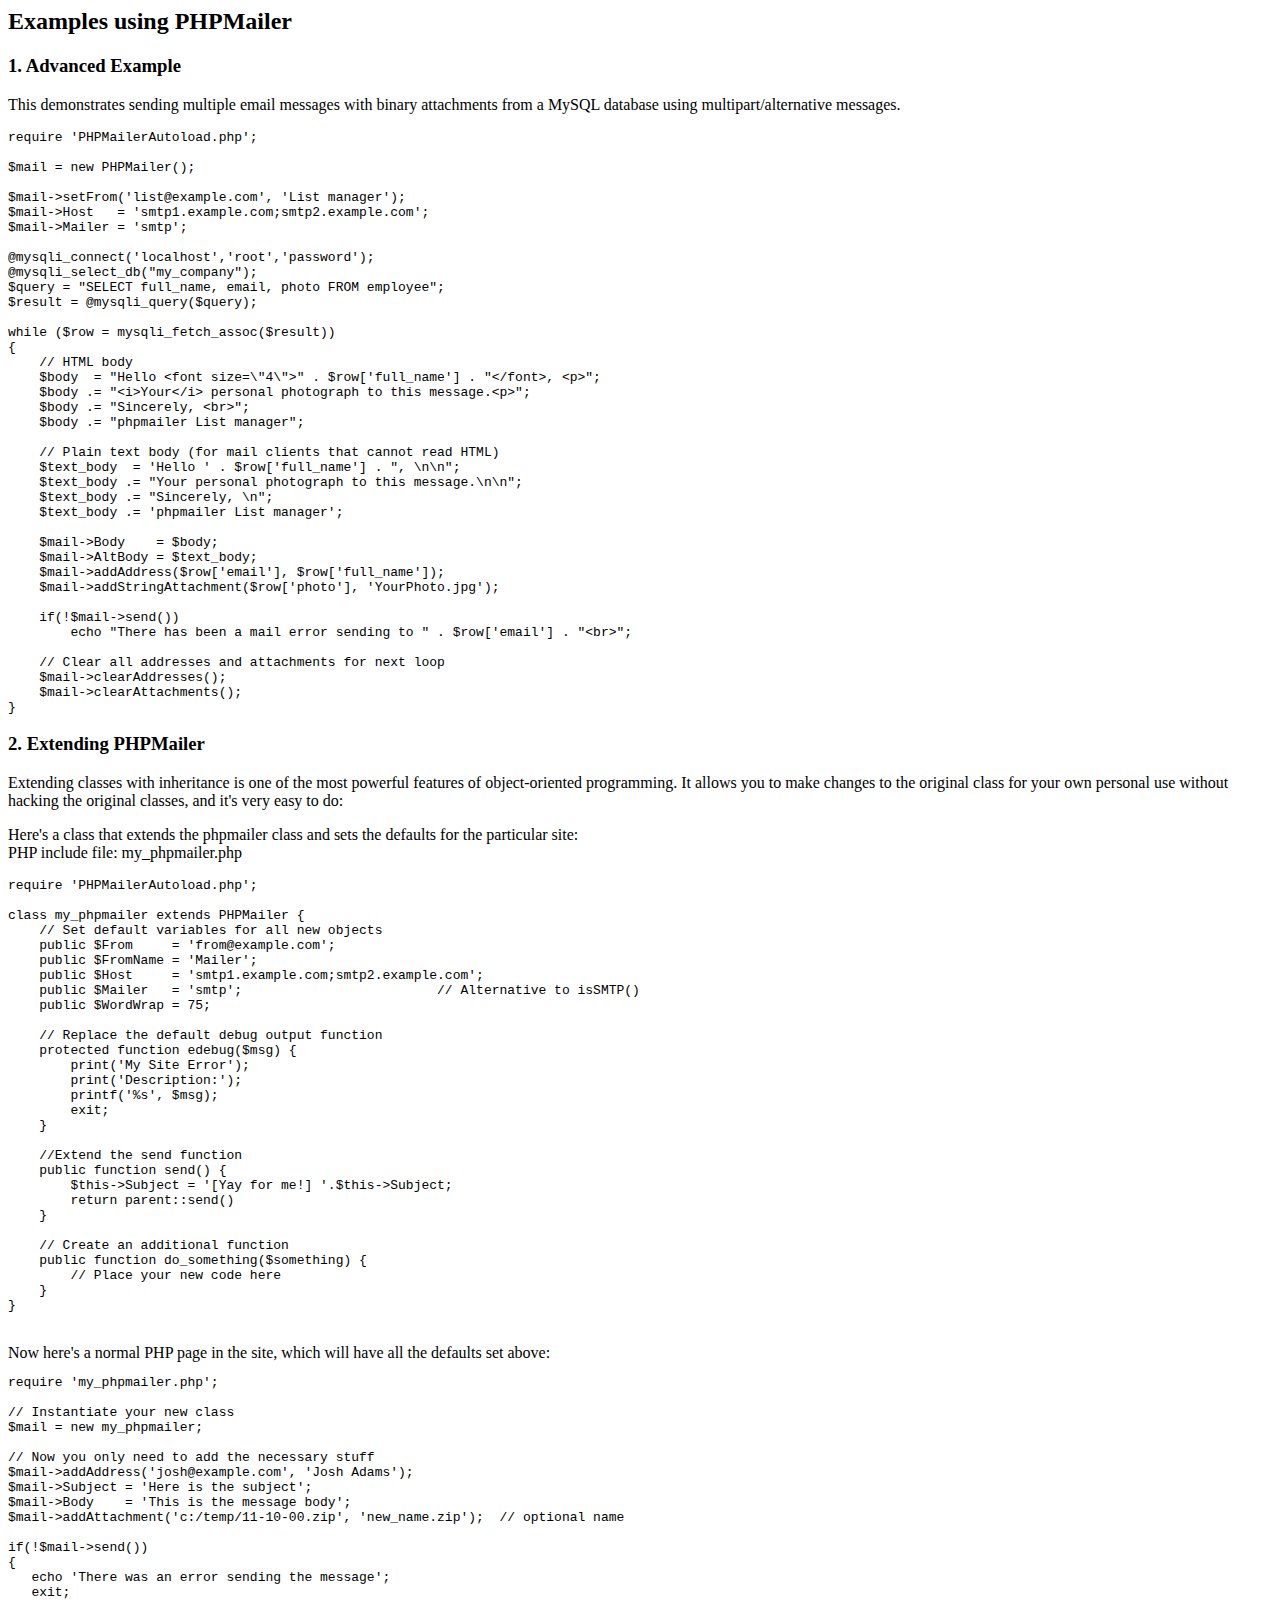
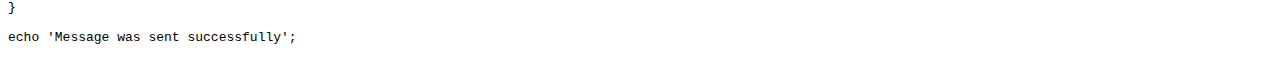
<file: vendor/phpmailer/phpmailer/docs/extending.html>
<html>
<head>
<title>Examples using phpmailer</title>
</head>

<body>

<h2>Examples using PHPMailer</h2>

<h3>1. Advanced Example</h3>
<p>

This demonstrates sending multiple email messages with binary attachments
from a MySQL database using multipart/alternative messages.<p>

<pre>
require 'PHPMailerAutoload.php';

$mail = new PHPMailer();

$mail->setFrom('list@example.com', 'List manager');
$mail->Host   = 'smtp1.example.com;smtp2.example.com';
$mail->Mailer = 'smtp';

@mysqli_connect('localhost','root','password');
@mysqli_select_db("my_company");
$query = "SELECT full_name, email, photo FROM employee";
$result = @mysqli_query($query);

while ($row = mysqli_fetch_assoc($result))
{
    // HTML body
    $body  = "Hello &lt;font size=\"4\"&gt;" . $row['full_name'] . "&lt;/font&gt;, &lt;p&gt;";
    $body .= "&lt;i&gt;Your&lt;/i&gt; personal photograph to this message.&lt;p&gt;";
    $body .= "Sincerely, &lt;br&gt;";
    $body .= "phpmailer List manager";

    // Plain text body (for mail clients that cannot read HTML)
    $text_body  = 'Hello ' . $row['full_name'] . ", \n\n";
    $text_body .= "Your personal photograph to this message.\n\n";
    $text_body .= "Sincerely, \n";
    $text_body .= 'phpmailer List manager';

    $mail->Body    = $body;
    $mail->AltBody = $text_body;
    $mail->addAddress($row['email'], $row['full_name']);
    $mail->addStringAttachment($row['photo'], 'YourPhoto.jpg');

    if(!$mail->send())
        echo "There has been a mail error sending to " . $row['email'] . "&lt;br&gt;";

    // Clear all addresses and attachments for next loop
    $mail->clearAddresses();
    $mail->clearAttachments();
}
</pre>
<p>

<h3>2. Extending PHPMailer</h3>
<p>

Extending classes with inheritance is one of the most
powerful features of object-oriented programming. It allows you to make changes to the
original class for your own personal use without hacking the original
classes, and it's very easy to do:

<p>
Here's a class that extends the phpmailer class and sets the defaults
for the particular site:<br>
PHP include file: my_phpmailer.php
<p>

<pre>
require 'PHPMailerAutoload.php';

class my_phpmailer extends PHPMailer {
    // Set default variables for all new objects
    public $From     = 'from@example.com';
    public $FromName = 'Mailer';
    public $Host     = 'smtp1.example.com;smtp2.example.com';
    public $Mailer   = 'smtp';                         // Alternative to isSMTP()
    public $WordWrap = 75;

    // Replace the default debug output function
    protected function edebug($msg) {
        print('My Site Error');
        print('Description:');
        printf('%s', $msg);
        exit;
    }

    //Extend the send function
    public function send() {
        $this->Subject = '[Yay for me!] '.$this->Subject;
        return parent::send()
    }

    // Create an additional function
    public function do_something($something) {
        // Place your new code here
    }
}
</pre>
<br>
Now here's a normal PHP page in the site, which will have all the defaults set above:<br>

<pre>
require 'my_phpmailer.php';

// Instantiate your new class
$mail = new my_phpmailer;

// Now you only need to add the necessary stuff
$mail->addAddress('josh@example.com', 'Josh Adams');
$mail->Subject = 'Here is the subject';
$mail->Body    = 'This is the message body';
$mail->addAttachment('c:/temp/11-10-00.zip', 'new_name.zip');  // optional name

if(!$mail->send())
{
   echo 'There was an error sending the message';
   exit;
}

echo 'Message was sent successfully';
</pre>
</body>
</html>
</file>
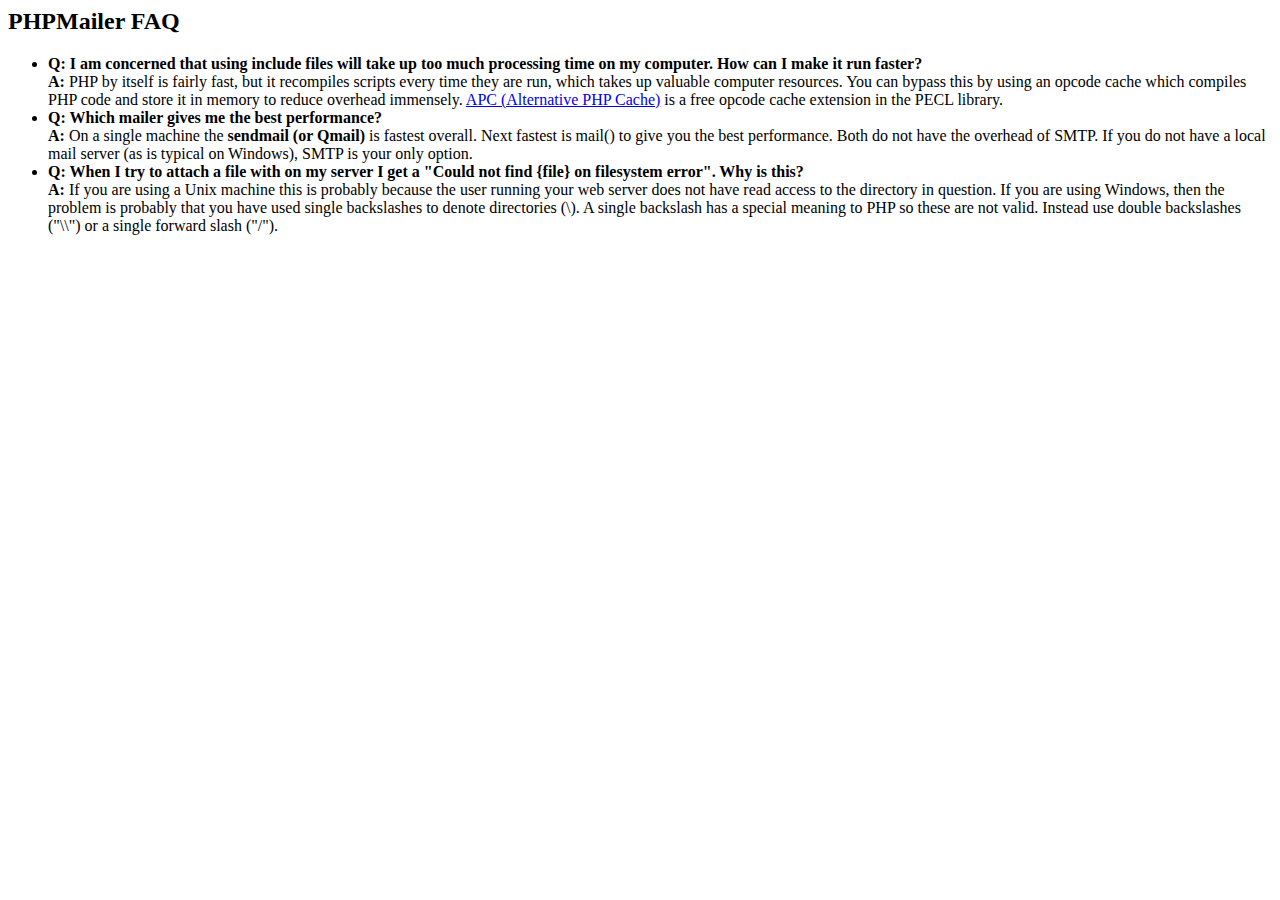
<file: vendor/phpmailer/phpmailer/docs/faq.html>
﻿<html>
<head>
<title>PHPMailer FAQ</title>
</head>
<body>
<h2>PHPMailer FAQ</h2>
<ul>
    <li><strong>Q: I am concerned that using include files will take up too much
    processing time on my computer. How can I make it run faster?</strong><br>
    <strong>A:</strong> PHP by itself is fairly fast, but it recompiles scripts every time they are run, which takes up valuable
    computer resources. You can bypass this by using an opcode cache which compiles
    PHP code and store it in memory to reduce overhead immensely. <a href="http://www.php.net/apc/">APC
    (Alternative PHP Cache)</a> is a free opcode cache extension in the PECL library.</li>
    <li><strong>Q: Which mailer gives me the best performance?</strong><br>
    <strong>A:</strong> On a single machine the <strong>sendmail (or Qmail)</strong> is fastest overall.
    Next fastest is mail() to give you the best performance. Both do not have the overhead of SMTP.
    If you do not have a local mail server (as is typical on Windows), SMTP is your only option.</li>
    <li><strong>Q: When I try to attach a file with on my server I get a
    "Could not find {file} on filesystem error". Why is this?</strong><br>
    <strong>A:</strong> If you are using a Unix machine this is probably because the user
    running your web server does not have read access to the directory in question. If you are using Windows,
    then the problem is probably that you have used single backslashes to denote directories (\).
    A single backslash has a special meaning to PHP so these are not
    valid. Instead use double backslashes ("\\") or a single forward
    slash ("/").</li>
</ul>
</body>
</html>
</file>
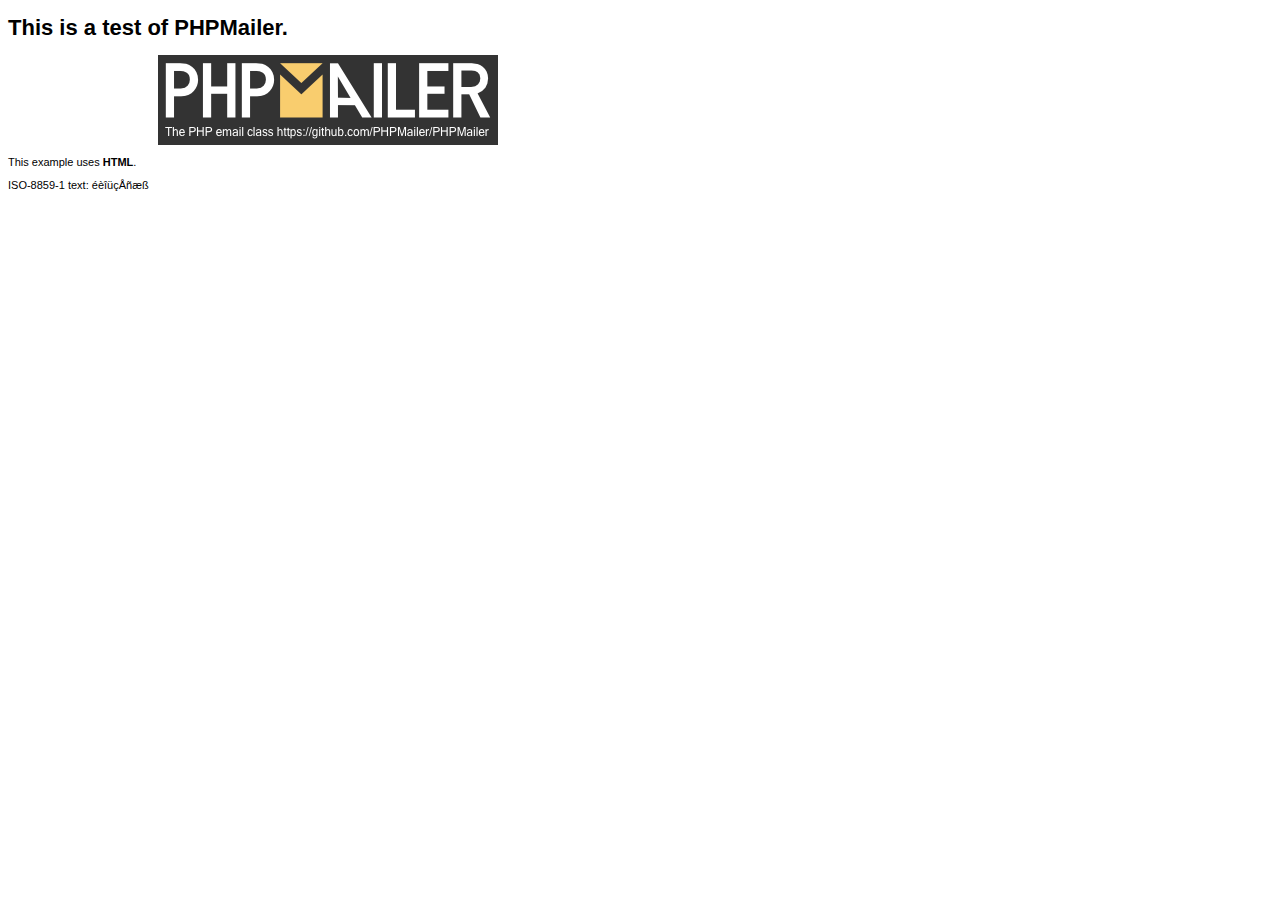
<file: vendor/phpmailer/phpmailer/examples/contents.html>
<!DOCTYPE HTML PUBLIC "-//W3C//DTD HTML 4.01 Transitional//EN" "http://www.w3.org/TR/html4/loose.dtd">
<html>
<head>
  <meta http-equiv="Content-Type" content="text/html; charset=iso-8859-1">
  <title>PHPMailer Test</title>
</head>
<body>
<div style="width: 640px; font-family: Arial, Helvetica, sans-serif; font-size: 11px;">
  <h1>This is a test of PHPMailer.</h1>
  <div align="center">
    <a href="https://github.com/PHPMailer/PHPMailer/"><img src="images/phpmailer.png" height="90" width="340" alt="PHPMailer rocks"></a>
  </div>
  <p>This example uses <strong>HTML</strong>.</p>
  <p>ISO-8859-1 text: ���������</p>
</div>
</body>
</html>
</file>
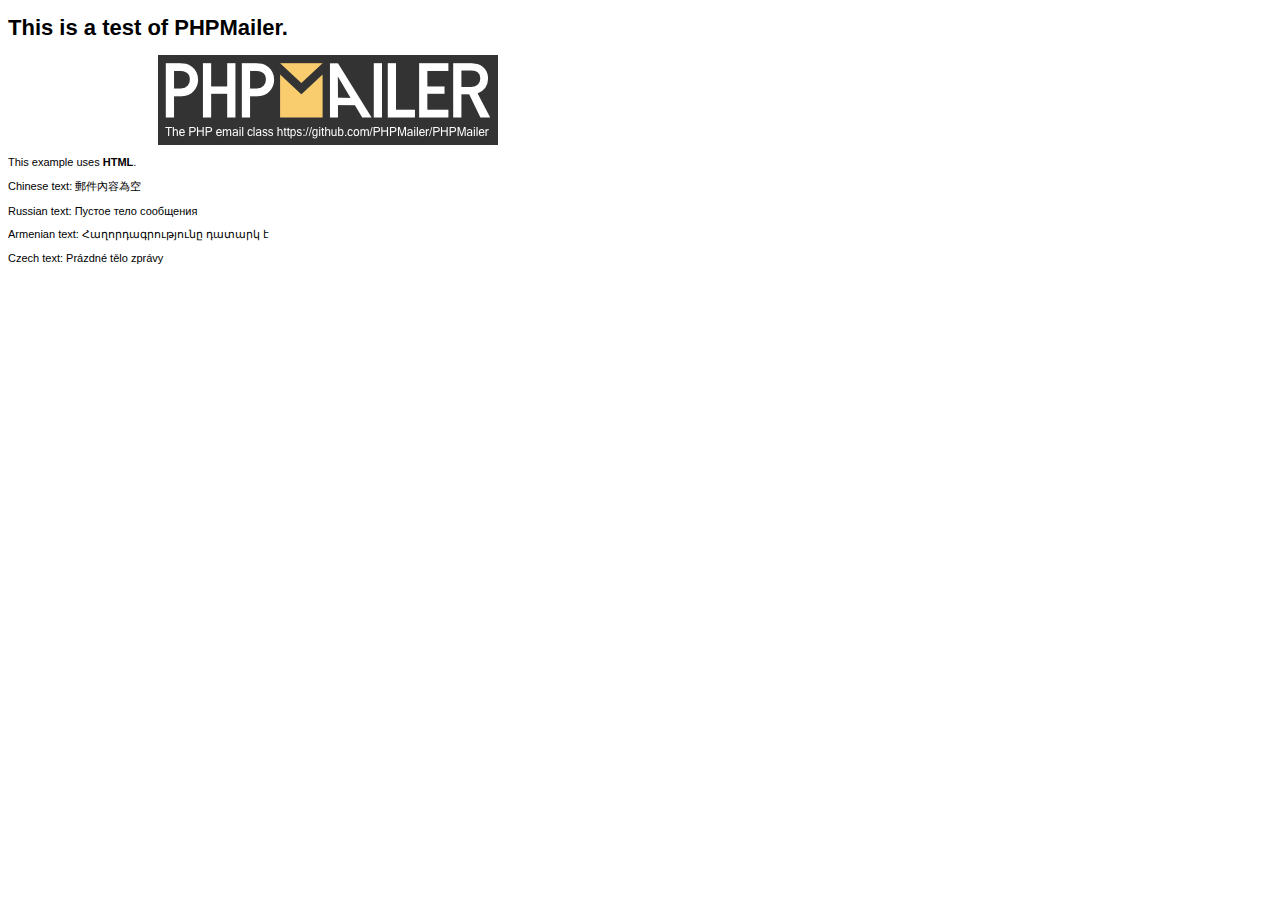
<file: vendor/phpmailer/phpmailer/examples/contentsutf8.html>
<!DOCTYPE HTML PUBLIC "-//W3C//DTD HTML 4.01 Transitional//EN" "http://www.w3.org/TR/html4/loose.dtd">
<html>
<head>
  <meta http-equiv="Content-Type" content="text/html; charset=utf-8">
  <title>PHPMailer Test</title>
</head>
<body>
<div style="width: 640px; font-family: Arial, Helvetica, sans-serif; font-size: 11px;">
  <h1>This is a test of PHPMailer.</h1>
  <div align="center">
    <a href="https://github.com/PHPMailer/PHPMailer/"><img src="images/phpmailer.png" height="90" width="340" alt="PHPMailer rocks"></a>
  </div>
  <p>This example uses <strong>HTML</strong>.</p>
  <p>Chinese text: 郵件內容為空</p>
  <p>Russian text: Пустое тело сообщения</p>
  <p>Armenian text: Հաղորդագրությունը դատարկ է</p>
  <p>Czech text: Prázdné tělo zprávy</p>
</div>
</body>
</html>
</file>
<file: img/bg_files/axure_rp_page.css>
/* so the window resize fires within a frame in IE7 */
html, body {
    height: 100%;
}

a {
    color: inherit;
}

p {
    margin: 0px;
    text-rendering: optimizeLegibility;
    font-feature-settings: "kern" 1;
    -webkit-font-feature-settings: "kern";
    -moz-font-feature-settings: "kern";
    -moz-font-feature-settings: "kern=1";
    font-kerning: normal;
}

iframe {
    background: #FFFFFF;
}

/* to match IE with C, FF */
input {
    padding: 1px 0px 1px 0px;
    box-sizing: border-box;
    -moz-box-sizing: border-box;
}

textarea {
    margin: 0px;
    box-sizing: border-box;
    -moz-box-sizing: border-box;
}

div.intcases {
    font-family: arial; 
    font-size: 12px;
    text-align:left; 
    border:1px solid #AAA; 
    background:#FFF none repeat scroll 0% 0%; 
    z-index:9999; 
    visibility:hidden; 
    position:absolute;
    padding: 0px;
    border-radius: 3px;
    white-space: nowrap;
}

div.intcaselink {
    cursor: pointer;
    padding: 3px 8px 3px 8px;
    margin: 5px;
    background:#EEE none repeat scroll 0% 0%; 
    border:1px solid #AAA;
    border-radius: 3px;
}

div.refpageimage {
    position: absolute;
    left: 0px;
    top: 0px;
    font-size: 0px;
    width: 16px;
    height: 16px;
    cursor: pointer;
    background-image: url(images/newwindow.gif);
    background-repeat: no-repeat;
}

div.annnoteimage {
    position: absolute;
    left: 0px;
    top: 0px;
    font-size: 0px;
    /*width: 16px;
    height: 12px;*/
    cursor: help;
    /*background-image: url(images/note.gif);*/
    /*background-repeat: no-repeat;*/
    width: 13px;
    height: 12px;
    padding-top: 1px;
    text-align: center;
    background-color: #138CDD;
    -moz-box-shadow: 1px 1px 3px #aaa;
    -webkit-box-shadow: 1px 1px 3px #aaa;
    box-shadow: 1px 1px 3px #aaa;
}

div.annnoteline {
    display: inline-block;
    width: 9px;
    height: 1px;
    border-bottom: 1px solid white;
    margin-top: 1px;
}

div.annnotelabel {
    position: absolute;
    left: 0px;
    top: 0px;
    font-family: Helvetica,Arial;
    font-size: 10px;
    /*border: 1px solid rgb(166,221,242);*/
    cursor: help;
    /*background:rgb(0,157,217) none repeat scroll 0% 0%;*/ 
    padding: 1px 3px 1px 3px;
    white-space: nowrap;
    color: white;
    
    background-color: #138CDD;
    -moz-box-shadow: 1px 1px 3px #aaa;
    -webkit-box-shadow: 1px 1px 3px #aaa;
    box-shadow: 1px 1px 3px #aaa;
}

.annotation {
    font-size: 12px;
    padding-left: 2px;
    margin-bottom: 5px;
}

.annotationName {
    /*font-size: 13px;
    font-weight: bold;
    margin-bottom: 3px;
    white-space: nowrap;*/

    font-family: 'Trebuchet MS';
    font-size: 14px;
    font-weight: bold;
    margin-bottom: 5px;
    white-space: nowrap;
}

.annotationValue {
    font-family: Arial, Helvetica, Sans-Serif;
    font-size: 12px;
    color: #4a4a4a;
    line-height: 21px;
    margin-bottom: 20px;
}

.noteLink {
    text-decoration: inherit;
    color: inherit;
}

.noteLink:hover {
    background-color: white;
}

/* this is a fix for the issue where dialogs jump around and takes the text-align from the body */
.dialogFix {
    position:absolute;
    text-align:left;
    border: 1px solid #8f949a;
}


@keyframes pulsate {
  from {
    box-shadow: 0 0 10px #15d6ba;
  }
  to {
    box-shadow: 0 0 20px #15d6ba;
  }
}

@-webkit-keyframes pulsate {
  from {
    -webkit-box-shadow: 0 0 10px #15d6ba;
    box-shadow: 0 0 10px #15d6ba;
  }
  to {
    -webkit-box-shadow: 0 0 20px #15d6ba;
    box-shadow: 0 0 20px #15d6ba;
  }
}
 
@-moz-keyframes pulsate {
  from {
    -moz-box-shadow: 0 0 10px #15d6ba;
    box-shadow: 0 0 10px #15d6ba;
  }
  to {
    -moz-box-shadow: 0 0 20px #15d6ba;
    box-shadow: 0 0 20px #15d6ba;
  }
}

.legacyPulsateBorder {
    /*border: 5px solid #15d6ba;
    margin: -5px;*/
    -moz-box-shadow: 0 0 10px 3px #15d6ba;
    box-shadow: 0 0 10px 3px #15d6ba;
}

.pulsateBorder {
  animation-name: pulsate;
  animation-timing-function: ease-in-out;
  animation-duration: 0.9s;
  animation-iteration-count: infinite;
  animation-direction: alternate;
  
  -webkit-animation-name: pulsate;
  -webkit-animation-timing-function: ease-in-out;
  -webkit-animation-duration: 0.9s;
  -webkit-animation-iteration-count: infinite;
  -webkit-animation-direction: alternate;

  -moz-animation-name: pulsate;
  -moz-animation-timing-function: ease-in-out;
  -moz-animation-duration: 0.9s;
  -moz-animation-iteration-count: infinite;
  -moz-animation-direction: alternate;
}

.ax_default_hidden, .ax_default_unplaced{
    display: none;
    visibility: hidden;
}

.widgetNoteSelected {
    -moz-box-shadow: 0 0 10px 3px #138CDD;
    box-shadow: 0 0 10px 3px #138CDD;
    /*-moz-box-shadow: 0 0 20px #3915d6;
    box-shadow: 0 0 20px #3915d6;*/
    /*border: 3px solid #3915d6;*/
    /*margin: -3px;*/
}


.singleImg {
    display: none;
    visibility: hidden;
}
</file>
<file: img/bg_files/styles.css>
.ax_default {
  font-family:'Arial Обычный', 'Arial';
  font-weight:400;
  font-style:normal;
  font-size:13px;
  color:#333333;
  text-align:center;
  line-height:normal;
}
.box_1 {
}
.box_3 {
}
.ellipse {
}
.heading_1 {
  font-family:'Arial Обычный', 'Arial';
  font-weight:bold;
  font-style:normal;
  font-size:32px;
  text-align:left;
}
.heading_2 {
  font-family:'Arial Обычный', 'Arial';
  font-weight:bold;
  font-style:normal;
  font-size:24px;
  text-align:left;
}
.heading_3 {
  font-family:'Arial Обычный', 'Arial';
  font-weight:bold;
  font-style:normal;
  font-size:18px;
  text-align:left;
}
.heading_4 {
  font-family:'Arial Обычный', 'Arial';
  font-weight:bold;
  font-style:normal;
  font-size:14px;
  text-align:left;
}
.heading_5 {
  font-family:'Arial Обычный', 'Arial';
  font-weight:bold;
  font-style:normal;
  text-align:left;
}
.heading_6 {
  font-family:'Arial Обычный', 'Arial';
  font-weight:bold;
  font-style:normal;
  font-size:10px;
  text-align:left;
}
.label {
  font-size:14px;
  text-align:left;
}
.paragraph {
  text-align:left;
}
.line {
}
.arrow {
}
.icon {
}
.image {
}
.placeholder {
}
.primary_button {
  color:#FFFFFF;
}
.checkbox {
  text-align:left;
}
.text_field {
  color:#000000;
  text-align:left;
}
.radio_button {
  text-align:left;
}
.table_cell {
}
</file>
<file: img/bg_files/styles(1).css>
body {
  margin:0px;
  background-image:none;
  position:relative;
  left:-0px;
  width:1150.62282989027px;
  margin-left:auto;
  margin-right:auto;
  text-align:left;
}
#base {
  position:absolute;
  z-index:0;
}
#u0_div {
  border-width:0px;
  position:absolute;
  left:0px;
  top:0px;
  width:1205px;
  height:914px;
  background:inherit;
  background-color:rgba(255, 255, 255, 1);
  box-sizing:border-box;
  border-width:1px;
  border-style:solid;
  border-color:rgba(204, 204, 204, 1);
  border-radius:0px;
  -moz-box-shadow:none;
  -webkit-box-shadow:none;
  box-shadow:none;
}
#u0 {
  border-width:0px;
  position:absolute;
  left:0px;
  top:2703px;
  width:1205px;
  height:914px;
}
#u0_text {
  border-width:0px;
  position:absolute;
  left:0px;
  top:0px;
  width:0px;
  visibility:hidden;
  word-wrap:break-word;
}
#u1_img {
  border-width:0px;
  position:absolute;
  left:0px;
  top:0px;
  width:1205px;
  height:733px;
}
#u1 {
  border-width:0px;
  position:absolute;
  left:0px;
  top:3617px;
  width:1205px;
  height:733px;
}
#u1_text {
  border-width:0px;
  position:absolute;
  left:0px;
  top:0px;
  width:0px;
  visibility:hidden;
  word-wrap:break-word;
}
#u2_div {
  border-width:0px;
  position:absolute;
  left:0px;
  top:0px;
  width:1205px;
  height:113px;
  background:inherit;
  background-color:rgba(255, 255, 255, 1);
  box-sizing:border-box;
  border-width:1px;
  border-style:solid;
  border-color:rgba(121, 121, 121, 1);
  border-radius:0px;
  -moz-box-shadow:none;
  -webkit-box-shadow:none;
  box-shadow:none;
}
#u2 {
  border-width:0px;
  position:absolute;
  left:0px;
  top:4350px;
  width:1205px;
  height:113px;
}
#u2_text {
  border-width:0px;
  position:absolute;
  left:0px;
  top:0px;
  width:0px;
  visibility:hidden;
  word-wrap:break-word;
}
#u3_div {
  border-width:0px;
  position:absolute;
  left:0px;
  top:0px;
  width:1205px;
  height:756px;
  background:inherit;
  background-color:rgba(255, 255, 255, 1);
  box-sizing:border-box;
  border-width:1px;
  border-style:solid;
  border-color:rgba(204, 204, 204, 1);
  border-radius:0px;
  -moz-box-shadow:none;
  -webkit-box-shadow:none;
  box-shadow:none;
}
#u3 {
  border-width:0px;
  position:absolute;
  left:0px;
  top:644px;
  width:1205px;
  height:756px;
}
#u3_text {
  border-width:0px;
  position:absolute;
  left:0px;
  top:0px;
  width:0px;
  visibility:hidden;
  word-wrap:break-word;
}
#u4_img {
  border-width:0px;
  position:absolute;
  left:0px;
  top:0px;
  width:1205px;
  height:718px;
}
#u4 {
  border-width:0px;
  position:absolute;
  left:0px;
  top:1400px;
  width:1205px;
  height:718px;
  -webkit-transform:rotate(180deg);
  -moz-transform:rotate(180deg);
  -ms-transform:rotate(180deg);
  transform:rotate(180deg);
}
#u4_text {
  border-width:0px;
  position:absolute;
  left:0px;
  top:0px;
  width:0px;
  visibility:hidden;
  word-wrap:break-word;
}
#u5_img {
  border-width:0px;
  position:absolute;
  left:0px;
  top:0px;
  width:1205px;
  height:543px;
}
#u5 {
  border-width:0px;
  position:absolute;
  left:0px;
  top:101px;
  width:1205px;
  height:543px;
}
#u5_text {
  border-width:0px;
  position:absolute;
  left:0px;
  top:0px;
  width:0px;
  visibility:hidden;
  word-wrap:break-word;
}
#u6_div {
  border-width:0px;
  position:absolute;
  left:0px;
  top:0px;
  width:1205px;
  height:101px;
  background:inherit;
  background-color:rgba(255, 255, 255, 1);
  box-sizing:border-box;
  border-width:2px;
  border-style:solid;
  border-color:rgba(204, 204, 204, 1);
  border-radius:0px;
  -moz-box-shadow:none;
  -webkit-box-shadow:none;
  box-shadow:none;
}
#u6 {
  border-width:0px;
  position:absolute;
  left:0px;
  top:0px;
  width:1205px;
  height:101px;
}
#u6_text {
  border-width:0px;
  position:absolute;
  left:0px;
  top:0px;
  width:0px;
  visibility:hidden;
  word-wrap:break-word;
}
#u7_div {
  border-width:0px;
  position:absolute;
  left:0px;
  top:0px;
  width:78px;
  height:28px;
  background:inherit;
  background-color:rgba(255, 255, 255, 0);
  border:none;
  border-radius:0px;
  -moz-box-shadow:none;
  -webkit-box-shadow:none;
  box-shadow:none;
  font-family:'Arial Полужирный', 'Arial Обычный', 'Arial';
  font-weight:700;
  font-style:normal;
  font-size:11px;
  color:#CBACB5;
  text-align:right;
}
#u7 {
  border-width:0px;
  position:absolute;
  left:587px;
  top:32px;
  width:78px;
  height:28px;
  font-family:'Arial Полужирный', 'Arial Обычный', 'Arial';
  font-weight:700;
  font-style:normal;
  font-size:11px;
  color:#CBACB5;
  text-align:right;
}
#u7_text {
  border-width:0px;
  position:absolute;
  left:0px;
  top:0px;
  width:78px;
  word-wrap:break-word;
}
#u8_img {
  border-width:0px;
  position:absolute;
  left:0px;
  top:0px;
  width:2px;
  height:56px;
}
#u8 {
  border-width:0px;
  position:absolute;
  left:677px;
  top:24px;
  width:1px;
  height:55px;
}
#u8_text {
  border-width:0px;
  position:absolute;
  left:0px;
  top:0px;
  width:0px;
  visibility:hidden;
  word-wrap:break-word;
}
#u9 {
  border-width:0px;
  position:absolute;
  left:0px;
  top:5046px;
  width:1201px;
  height:591px;
}
#u9_input {
  border-width:2px;
  position:absolute;
  left:0px;
  top:0px;
  width:1201px;
  height:591px;
  overflow:auto;
}
#u10_div {
  border-width:0px;
  position:absolute;
  left:0px;
  top:0px;
  width:867px;
  height:42px;
  background:inherit;
  background-color:rgba(255, 255, 255, 0);
  border:none;
  border-radius:0px;
  -moz-box-shadow:none;
  -webkit-box-shadow:none;
  box-shadow:none;
  color:#FFFFFF;
  text-align:center;
}
#u10 {
  border-width:0px;
  position:absolute;
  left:180px;
  top:4238px;
  width:867px;
  height:42px;
  color:#FFFFFF;
  text-align:center;
}
#u10_text {
  border-width:0px;
  position:absolute;
  left:0px;
  top:0px;
  width:867px;
  word-wrap:break-word;
}
#u11_img {
  border-width:0px;
  position:absolute;
  left:0px;
  top:0px;
  width:7px;
  height:2px;
}
#u11 {
  border-width:0px;
  position:absolute;
  left:13px;
  top:6234px;
  width:6px;
  height:1px;
}
#u11_text {
  border-width:0px;
  position:absolute;
  left:0px;
  top:0px;
  width:0px;
  visibility:hidden;
  word-wrap:break-word;
}
#u12_img {
  border-width:0px;
  position:absolute;
  left:0px;
  top:0px;
  width:178px;
  height:56px;
}
#u12 {
  border-width:0px;
  position:absolute;
  left:67px;
  top:18px;
  width:178px;
  height:56px;
}
#u12_text {
  border-width:0px;
  position:absolute;
  left:0px;
  top:0px;
  width:0px;
  visibility:hidden;
  word-wrap:break-word;
}
#u13_div {
  border-width:0px;
  position:absolute;
  left:0px;
  top:0px;
  width:198px;
  height:45px;
  background:inherit;
  background-color:rgba(255, 255, 255, 0);
  border:none;
  border-radius:0px;
  -moz-box-shadow:none;
  -webkit-box-shadow:none;
  box-shadow:none;
  font-size:12px;
}
#u13 {
  border-width:0px;
  position:absolute;
  left:691px;
  top:26px;
  width:198px;
  height:45px;
  font-size:12px;
}
#u13_text {
  border-width:0px;
  position:absolute;
  left:0px;
  top:0px;
  width:198px;
  word-wrap:break-word;
}
#u14_div {
  border-width:0px;
  position:absolute;
  left:0px;
  top:0px;
  width:78px;
  height:28px;
  background:inherit;
  background-color:rgba(255, 255, 255, 0);
  border:none;
  border-radius:0px;
  -moz-box-shadow:none;
  -webkit-box-shadow:none;
  box-shadow:none;
  font-family:'Arial Полужирный', 'Arial Обычный', 'Arial';
  font-weight:700;
  font-style:normal;
  font-size:11px;
  color:#CBACB5;
  text-align:right;
}
#u14 {
  border-width:0px;
  position:absolute;
  left:924px;
  top:37px;
  width:78px;
  height:28px;
  font-family:'Arial Полужирный', 'Arial Обычный', 'Arial';
  font-weight:700;
  font-style:normal;
  font-size:11px;
  color:#CBACB5;
  text-align:right;
}
#u14_text {
  border-width:0px;
  position:absolute;
  left:0px;
  top:0px;
  width:78px;
  word-wrap:break-word;
}
#u15_img {
  border-width:0px;
  position:absolute;
  left:0px;
  top:0px;
  width:2px;
  height:56px;
}
#u15 {
  border-width:0px;
  position:absolute;
  left:1011px;
  top:24px;
  width:1px;
  height:55px;
}
#u15_text {
  border-width:0px;
  position:absolute;
  left:0px;
  top:0px;
  width:0px;
  visibility:hidden;
  word-wrap:break-word;
}
#u16_div {
  border-width:0px;
  position:absolute;
  left:0px;
  top:0px;
  width:159px;
  height:41px;
  background:inherit;
  background-color:rgba(255, 255, 255, 0);
  border:none;
  border-radius:0px;
  -moz-box-shadow:none;
  -webkit-box-shadow:none;
  box-shadow:none;
}
#u16 {
  border-width:0px;
  position:absolute;
  left:1025px;
  top:30px;
  width:159px;
  height:41px;
}
#u16_text {
  border-width:0px;
  position:absolute;
  left:0px;
  top:0px;
  width:159px;
  word-wrap:break-word;
}
#u17_div {
  border-width:0px;
  position:absolute;
  left:0px;
  top:0px;
  width:78px;
  height:14px;
  background:inherit;
  background-color:rgba(255, 255, 255, 0);
  border:none;
  border-radius:0px;
  -moz-box-shadow:none;
  -webkit-box-shadow:none;
  box-shadow:none;
  font-family:'Arial Полужирный', 'Arial Обычный', 'Arial';
  font-weight:700;
  font-style:normal;
  font-size:11px;
  color:#CBACB5;
  text-align:right;
}
#u17 {
  border-width:0px;
  position:absolute;
  left:285px;
  top:43px;
  width:78px;
  height:14px;
  font-family:'Arial Полужирный', 'Arial Обычный', 'Arial';
  font-weight:700;
  font-style:normal;
  font-size:11px;
  color:#CBACB5;
  text-align:right;
}
#u17_text {
  border-width:0px;
  position:absolute;
  left:0px;
  top:0px;
  width:78px;
  word-wrap:break-word;
}
#u18_img {
  border-width:0px;
  position:absolute;
  left:0px;
  top:0px;
  width:2px;
  height:56px;
}
#u18 {
  border-width:0px;
  position:absolute;
  left:370px;
  top:24px;
  width:1px;
  height:55px;
}
#u18_text {
  border-width:0px;
  position:absolute;
  left:0px;
  top:0px;
  width:0px;
  visibility:hidden;
  word-wrap:break-word;
}
#u19_div {
  border-width:0px;
  position:absolute;
  left:0px;
  top:0px;
  width:198px;
  height:31px;
  background:inherit;
  background-color:rgba(255, 255, 255, 0);
  border:none;
  border-radius:0px;
  -moz-box-shadow:none;
  -webkit-box-shadow:none;
  box-shadow:none;
}
#u19 {
  border-width:0px;
  position:absolute;
  left:386px;
  top:37px;
  width:198px;
  height:31px;
}
#u19_text {
  border-width:0px;
  position:absolute;
  left:0px;
  top:0px;
  width:198px;
  word-wrap:break-word;
}
#u20_div {
  border-width:0px;
  position:absolute;
  left:0px;
  top:0px;
  width:762px;
  height:81px;
  background:inherit;
  background-color:rgba(255, 255, 255, 0);
  border:none;
  border-radius:0px;
  -moz-box-shadow:none;
  -webkit-box-shadow:none;
  box-shadow:none;
  font-family:'Arial Обычный', 'Arial';
  font-weight:400;
  font-style:normal;
  font-size:36px;
}
#u20 {
  border-width:0px;
  position:absolute;
  left:78px;
  top:2806px;
  width:762px;
  height:81px;
  font-family:'Arial Обычный', 'Arial';
  font-weight:400;
  font-style:normal;
  font-size:36px;
}
#u20_text {
  border-width:0px;
  position:absolute;
  left:0px;
  top:0px;
  width:762px;
  word-wrap:break-word;
}
#u21_div {
  border-width:0px;
  position:absolute;
  left:0px;
  top:0px;
  width:1205px;
  height:101px;
  background:inherit;
  background-color:rgba(255, 255, 255, 1);
  box-sizing:border-box;
  border-width:1px;
  border-style:solid;
  border-color:rgba(102, 102, 102, 1);
  border-radius:0px;
  -moz-box-shadow:none;
  -webkit-box-shadow:none;
  box-shadow:none;
}
#u21 {
  border-width:0px;
  position:absolute;
  left:0px;
  top:5641px;
  width:1205px;
  height:101px;
}
#u21_text {
  border-width:0px;
  position:absolute;
  left:0px;
  top:0px;
  width:0px;
  visibility:hidden;
  word-wrap:break-word;
}
#u22_div {
  border-width:0px;
  position:absolute;
  left:0px;
  top:0px;
  width:78px;
  height:28px;
  background:inherit;
  background-color:rgba(255, 255, 255, 0);
  border:none;
  border-radius:0px;
  -moz-box-shadow:none;
  -webkit-box-shadow:none;
  box-shadow:none;
  font-family:'Arial Полужирный', 'Arial Обычный', 'Arial';
  font-weight:700;
  font-style:normal;
  font-size:11px;
  color:#CBACB5;
  text-align:right;
}
#u22 {
  border-width:0px;
  position:absolute;
  left:608px;
  top:5673px;
  width:78px;
  height:28px;
  font-family:'Arial Полужирный', 'Arial Обычный', 'Arial';
  font-weight:700;
  font-style:normal;
  font-size:11px;
  color:#CBACB5;
  text-align:right;
}
#u22_text {
  border-width:0px;
  position:absolute;
  left:0px;
  top:0px;
  width:78px;
  word-wrap:break-word;
}
#u23_img {
  border-width:0px;
  position:absolute;
  left:0px;
  top:0px;
  width:2px;
  height:56px;
}
#u23 {
  border-width:0px;
  position:absolute;
  left:698px;
  top:5665px;
  width:1px;
  height:55px;
}
#u23_text {
  border-width:0px;
  position:absolute;
  left:0px;
  top:0px;
  width:0px;
  visibility:hidden;
  word-wrap:break-word;
}
#u24_img {
  border-width:0px;
  position:absolute;
  left:0px;
  top:0px;
  width:178px;
  height:56px;
}
#u24 {
  border-width:0px;
  position:absolute;
  left:67px;
  top:5659px;
  width:178px;
  height:56px;
}
#u24_text {
  border-width:0px;
  position:absolute;
  left:0px;
  top:0px;
  width:0px;
  visibility:hidden;
  word-wrap:break-word;
}
#u25_div {
  border-width:0px;
  position:absolute;
  left:0px;
  top:0px;
  width:198px;
  height:45px;
  background:inherit;
  background-color:rgba(255, 255, 255, 0);
  border:none;
  border-radius:0px;
  -moz-box-shadow:none;
  -webkit-box-shadow:none;
  box-shadow:none;
  font-size:12px;
}
#u25 {
  border-width:0px;
  position:absolute;
  left:712px;
  top:5667px;
  width:198px;
  height:45px;
  font-size:12px;
}
#u25_text {
  border-width:0px;
  position:absolute;
  left:0px;
  top:0px;
  width:198px;
  word-wrap:break-word;
}
#u26_div {
  border-width:0px;
  position:absolute;
  left:0px;
  top:0px;
  width:78px;
  height:28px;
  background:inherit;
  background-color:rgba(255, 255, 255, 0);
  border:none;
  border-radius:0px;
  -moz-box-shadow:none;
  -webkit-box-shadow:none;
  box-shadow:none;
  font-family:'Arial Полужирный', 'Arial Обычный', 'Arial';
  font-weight:700;
  font-style:normal;
  font-size:11px;
  color:#CBACB5;
  text-align:right;
}
#u26 {
  border-width:0px;
  position:absolute;
  left:945px;
  top:5678px;
  width:78px;
  height:28px;
  font-family:'Arial Полужирный', 'Arial Обычный', 'Arial';
  font-weight:700;
  font-style:normal;
  font-size:11px;
  color:#CBACB5;
  text-align:right;
}
#u26_text {
  border-width:0px;
  position:absolute;
  left:0px;
  top:0px;
  width:78px;
  word-wrap:break-word;
}
#u27_img {
  border-width:0px;
  position:absolute;
  left:0px;
  top:0px;
  width:2px;
  height:56px;
}
#u27 {
  border-width:0px;
  position:absolute;
  left:1032px;
  top:5665px;
  width:1px;
  height:55px;
}
#u27_text {
  border-width:0px;
  position:absolute;
  left:0px;
  top:0px;
  width:0px;
  visibility:hidden;
  word-wrap:break-word;
}
#u28_div {
  border-width:0px;
  position:absolute;
  left:0px;
  top:0px;
  width:159px;
  height:39px;
  background:inherit;
  background-color:rgba(255, 255, 255, 0);
  border:none;
  border-radius:0px;
  -moz-box-shadow:none;
  -webkit-box-shadow:none;
  box-shadow:none;
}
#u28 {
  border-width:0px;
  position:absolute;
  left:1046px;
  top:5672px;
  width:159px;
  height:39px;
}
#u28_text {
  border-width:0px;
  position:absolute;
  left:0px;
  top:0px;
  width:159px;
  word-wrap:break-word;
}
#u29_div {
  border-width:0px;
  position:absolute;
  left:0px;
  top:0px;
  width:78px;
  height:14px;
  background:inherit;
  background-color:rgba(255, 255, 255, 0);
  border:none;
  border-radius:0px;
  -moz-box-shadow:none;
  -webkit-box-shadow:none;
  box-shadow:none;
  font-family:'Arial Полужирный', 'Arial Обычный', 'Arial';
  font-weight:700;
  font-style:normal;
  font-size:11px;
  color:#CBACB5;
  text-align:right;
}
#u29 {
  border-width:0px;
  position:absolute;
  left:306px;
  top:5684px;
  width:78px;
  height:14px;
  font-family:'Arial Полужирный', 'Arial Обычный', 'Arial';
  font-weight:700;
  font-style:normal;
  font-size:11px;
  color:#CBACB5;
  text-align:right;
}
#u29_text {
  border-width:0px;
  position:absolute;
  left:0px;
  top:0px;
  width:78px;
  word-wrap:break-word;
}
#u30_img {
  border-width:0px;
  position:absolute;
  left:0px;
  top:0px;
  width:2px;
  height:56px;
}
#u30 {
  border-width:0px;
  position:absolute;
  left:391px;
  top:5665px;
  width:1px;
  height:55px;
}
#u30_text {
  border-width:0px;
  position:absolute;
  left:0px;
  top:0px;
  width:0px;
  visibility:hidden;
  word-wrap:break-word;
}
#u31_div {
  border-width:0px;
  position:absolute;
  left:0px;
  top:0px;
  width:198px;
  height:30px;
  background:inherit;
  background-color:rgba(255, 255, 255, 0);
  border:none;
  border-radius:0px;
  -moz-box-shadow:none;
  -webkit-box-shadow:none;
  box-shadow:none;
  font-size:12px;
}
#u31 {
  border-width:0px;
  position:absolute;
  left:408px;
  top:5678px;
  width:198px;
  height:30px;
  font-size:12px;
}
#u31_text {
  border-width:0px;
  position:absolute;
  left:0px;
  top:0px;
  width:198px;
  word-wrap:break-word;
}
#u32_img {
  border-width:0px;
  position:absolute;
  left:0px;
  top:0px;
  width:1162px;
  height:652px;
}
#u32 {
  border-width:0px;
  position:absolute;
  left:45px;
  top:3644px;
  width:1162px;
  height:652px;
}
#u32_text {
  border-width:0px;
  position:absolute;
  left:0px;
  top:0px;
  width:0px;
  visibility:hidden;
  word-wrap:break-word;
}
#u33_div {
  border-width:0px;
  position:absolute;
  left:0px;
  top:0px;
  width:492px;
  height:127px;
  background:inherit;
  background-color:rgba(255, 255, 255, 0);
  border:none;
  border-radius:0px;
  -moz-box-shadow:none;
  -webkit-box-shadow:none;
  box-shadow:none;
  font-size:36px;
}
#u33 {
  border-width:0px;
  position:absolute;
  left:461px;
  top:750px;
  width:492px;
  height:127px;
  font-size:36px;
}
#u33_text {
  border-width:0px;
  position:absolute;
  left:0px;
  top:0px;
  width:492px;
  word-wrap:break-word;
}
#u34_div {
  border-width:0px;
  position:absolute;
  left:0px;
  top:0px;
  width:200px;
  height:93px;
  background:inherit;
  background-color:rgba(255, 255, 255, 0);
  border:none;
  border-radius:0px;
  -moz-box-shadow:none;
  -webkit-box-shadow:none;
  box-shadow:none;
  font-size:12px;
}
#u34 {
  border-width:0px;
  position:absolute;
  left:81px;
  top:1243px;
  width:200px;
  height:93px;
  font-size:12px;
}
#u34_text {
  border-width:0px;
  position:absolute;
  left:0px;
  top:0px;
  width:200px;
  word-wrap:break-word;
}
#u35_div {
  border-width:0px;
  position:absolute;
  left:0px;
  top:0px;
  width:394px;
  height:78px;
  background:inherit;
  background-color:rgba(255, 255, 255, 0);
  border:none;
  border-radius:0px;
  -moz-box-shadow:none;
  -webkit-box-shadow:none;
  box-shadow:none;
  font-size:22px;
  color:#999999;
}
#u35 {
  border-width:0px;
  position:absolute;
  left:459px;
  top:894px;
  width:394px;
  height:78px;
  font-size:22px;
  color:#999999;
}
#u35_text {
  border-width:0px;
  position:absolute;
  left:0px;
  top:0px;
  width:394px;
  word-wrap:break-word;
}
#u36_div {
  border-width:0px;
  position:absolute;
  left:0px;
  top:0px;
  width:354px;
  height:71px;
  background:inherit;
  background-color:rgba(53, 48, 142, 1);
  box-sizing:border-box;
  border-width:2px;
  border-style:solid;
  border-color:rgba(53, 48, 142, 1);
  border-radius:14px;
  -moz-box-shadow:none;
  -webkit-box-shadow:none;
  box-shadow:none;
  font-size:20px;
}
#u36 {
  border-width:0px;
  position:absolute;
  left:459px;
  top:1146px;
  width:354px;
  height:71px;
  font-size:20px;
}
#u36_div.mouseOver {
  border-width:0px;
  position:absolute;
  left:0px;
  top:0px;
  width:354px;
  height:71px;
  background:inherit;
  background-color:rgba(0, 0, 153, 1);
  box-sizing:border-box;
  border-width:2px;
  border-style:solid;
  border-color:rgba(53, 48, 142, 1);
  border-radius:14px;
  -moz-box-shadow:10px 10px 15px rgba(0, 0, 0, 0.349019607843137);
  -webkit-box-shadow:10px 10px 15px rgba(0, 0, 0, 0.349019607843137);
  box-shadow:10px 10px 15px rgba(0, 0, 0, 0.349019607843137);
  font-size:20px;
}
#u36.mouseOver {
}
#u36_text {
  border-width:0px;
  position:absolute;
  left:2px;
  top:24px;
  width:350px;
  word-wrap:break-word;
}
#u37_div {
  border-width:0px;
  position:absolute;
  left:0px;
  top:0px;
  width:1206px;
  height:543px;
  background:inherit;
  background-color:rgba(255, 255, 255, 0.2);
  border:none;
  border-radius:0px;
  -moz-box-shadow:none;
  -webkit-box-shadow:none;
  box-shadow:none;
}
#u37 {
  border-width:0px;
  position:absolute;
  left:-1px;
  top:101px;
  width:1206px;
  height:543px;
}
#u37_text {
  border-width:0px;
  position:absolute;
  left:0px;
  top:0px;
  width:0px;
  visibility:hidden;
  word-wrap:break-word;
}
#u38 {
  border-width:0px;
  position:absolute;
  left:575px;
  top:183px;
  width:548px;
  height:406px;
  overflow:hidden;
}
#u38_state0 {
  border-width:0px;
  position:absolute;
  left:0px;
  top:0px;
  width:548px;
  height:406px;
  -ms-overflow-x:hidden;
  overflow-x:hidden;
  -ms-overflow-y:hidden;
  overflow-y:hidden;
  background-image:none;
}
#u38_state0_content {
  border-width:0px;
  position:absolute;
  left:0px;
  top:0px;
  width:1px;
  height:1px;
}
#u39_img {
  border-width:0px;
  position:absolute;
  left:0px;
  top:0px;
  width:498px;
  height:327px;
}
#u39 {
  border-width:0px;
  position:absolute;
  left:50px;
  top:1px;
  width:498px;
  height:327px;
}
#u39_text {
  border-width:0px;
  position:absolute;
  left:0px;
  top:0px;
  width:0px;
  visibility:hidden;
  word-wrap:break-word;
}
#u40_img {
  border-width:0px;
  position:absolute;
  left:-2px;
  top:-2px;
  width:10px;
  height:332px;
}
#u40 {
  border-width:0px;
  position:absolute;
  left:274px;
  top:1px;
  width:5px;
  height:327px;
}
#u40_text {
  border-width:0px;
  position:absolute;
  left:0px;
  top:0px;
  width:0px;
  visibility:hidden;
  word-wrap:break-word;
}
#u41_img {
  border-width:0px;
  position:absolute;
  left:0px;
  top:0px;
  width:21px;
  height:21px;
}
#u41 {
  border-width:0px;
  position:absolute;
  left:137px;
  top:361px;
  width:21px;
  height:21px;
}
#u41_text {
  border-width:0px;
  position:absolute;
  left:0px;
  top:0px;
  width:0px;
  visibility:hidden;
  word-wrap:break-word;
}
#u42_img {
  border-width:0px;
  position:absolute;
  left:0px;
  top:0px;
  width:21px;
  height:21px;
}
#u42 {
  border-width:0px;
  position:absolute;
  left:171px;
  top:361px;
  width:21px;
  height:21px;
}
#u42_text {
  border-width:0px;
  position:absolute;
  left:0px;
  top:0px;
  width:0px;
  visibility:hidden;
  word-wrap:break-word;
}
#u43_img {
  border-width:0px;
  position:absolute;
  left:0px;
  top:0px;
  width:21px;
  height:21px;
}
#u43 {
  border-width:0px;
  position:absolute;
  left:206px;
  top:361px;
  width:21px;
  height:21px;
}
#u43_text {
  border-width:0px;
  position:absolute;
  left:0px;
  top:0px;
  width:0px;
  visibility:hidden;
  word-wrap:break-word;
}
#u44_img {
  border-width:0px;
  position:absolute;
  left:0px;
  top:0px;
  width:21px;
  height:21px;
}
#u44 {
  border-width:0px;
  position:absolute;
  left:240px;
  top:361px;
  width:21px;
  height:21px;
}
#u44_text {
  border-width:0px;
  position:absolute;
  left:0px;
  top:0px;
  width:0px;
  visibility:hidden;
  word-wrap:break-word;
}
#u45_div {
  border-width:0px;
  position:absolute;
  left:0px;
  top:0px;
  width:21px;
  height:47px;
  background:inherit;
  background-color:rgba(215, 215, 215, 1);
  box-sizing:border-box;
  border-width:1px;
  border-style:solid;
  border-color:rgba(121, 121, 121, 1);
  border-radius:0px;
  -moz-box-shadow:none;
  -webkit-box-shadow:none;
  box-shadow:none;
}
#u45 {
  border-width:0px;
  position:absolute;
  left:266px;
  top:125px;
  width:21px;
  height:47px;
}
#u45_text {
  border-width:0px;
  position:absolute;
  left:0px;
  top:0px;
  width:0px;
  visibility:hidden;
  word-wrap:break-word;
}
#u46_div {
  border-width:0px;
  position:absolute;
  left:0px;
  top:0px;
  width:498px;
  height:327px;
  background:inherit;
  background-color:rgba(255, 255, 255, 0.2);
  border:none;
  border-radius:0px;
  -moz-box-shadow:none;
  -webkit-box-shadow:none;
  box-shadow:none;
}
#u46 {
  border-width:0px;
  position:absolute;
  left:50px;
  top:1px;
  width:498px;
  height:327px;
}
#u46_text {
  border-width:0px;
  position:absolute;
  left:0px;
  top:0px;
  width:0px;
  visibility:hidden;
  word-wrap:break-word;
}
#u47_div {
  border-width:0px;
  position:absolute;
  left:0px;
  top:0px;
  width:62px;
  height:26px;
  background:inherit;
  background-color:rgba(255, 255, 255, 0.6);
  box-sizing:border-box;
  border-width:1px;
  border-style:solid;
  border-color:rgba(121, 121, 121, 1);
  border-radius:0px;
  -moz-box-shadow:none;
  -webkit-box-shadow:none;
  box-shadow:none;
}
#u47 {
  border-width:0px;
  position:absolute;
  left:77px;
  top:260px;
  width:62px;
  height:26px;
}
#u47_text {
  border-width:0px;
  position:absolute;
  left:2px;
  top:5px;
  width:58px;
  word-wrap:break-word;
}
#u48_div {
  border-width:0px;
  position:absolute;
  left:0px;
  top:0px;
  width:62px;
  height:26px;
  background:inherit;
  background-color:rgba(255, 255, 255, 0.6);
  box-sizing:border-box;
  border-width:1px;
  border-style:solid;
  border-color:rgba(121, 121, 121, 1);
  border-radius:0px;
  -moz-box-shadow:none;
  -webkit-box-shadow:none;
  box-shadow:none;
}
#u48 {
  border-width:0px;
  position:absolute;
  left:456px;
  top:260px;
  width:62px;
  height:26px;
}
#u48_text {
  border-width:0px;
  position:absolute;
  left:2px;
  top:5px;
  width:58px;
  word-wrap:break-word;
}
#u49_img {
  border-width:0px;
  position:absolute;
  left:0px;
  top:0px;
  width:21px;
  height:21px;
}
#u49 {
  border-width:0px;
  position:absolute;
  left:274px;
  top:361px;
  width:21px;
  height:21px;
}
#u49_text {
  border-width:0px;
  position:absolute;
  left:0px;
  top:0px;
  width:0px;
  visibility:hidden;
  word-wrap:break-word;
}
#u50_img {
  border-width:0px;
  position:absolute;
  left:0px;
  top:0px;
  width:21px;
  height:21px;
}
#u50 {
  border-width:0px;
  position:absolute;
  left:309px;
  top:361px;
  width:21px;
  height:21px;
}
#u50_text {
  border-width:0px;
  position:absolute;
  left:0px;
  top:0px;
  width:0px;
  visibility:hidden;
  word-wrap:break-word;
}
#u51_img {
  border-width:0px;
  position:absolute;
  left:0px;
  top:0px;
  width:21px;
  height:21px;
}
#u51 {
  border-width:0px;
  position:absolute;
  left:343px;
  top:361px;
  width:21px;
  height:21px;
}
#u51_text {
  border-width:0px;
  position:absolute;
  left:0px;
  top:0px;
  width:0px;
  visibility:hidden;
  word-wrap:break-word;
}
#u52_img {
  border-width:0px;
  position:absolute;
  left:0px;
  top:0px;
  width:21px;
  height:21px;
}
#u52 {
  border-width:0px;
  position:absolute;
  left:378px;
  top:361px;
  width:21px;
  height:21px;
}
#u52_text {
  border-width:0px;
  position:absolute;
  left:0px;
  top:0px;
  width:0px;
  visibility:hidden;
  word-wrap:break-word;
}
#u53_img {
  border-width:0px;
  position:absolute;
  left:0px;
  top:0px;
  width:21px;
  height:21px;
}
#u53 {
  border-width:0px;
  position:absolute;
  left:412px;
  top:361px;
  width:21px;
  height:21px;
}
#u53_text {
  border-width:0px;
  position:absolute;
  left:0px;
  top:0px;
  width:0px;
  visibility:hidden;
  word-wrap:break-word;
}
#u38_state1 {
  border-width:0px;
  position:absolute;
  left:0px;
  top:0px;
  width:548px;
  height:406px;
  visibility:hidden;
  -ms-overflow-x:hidden;
  overflow-x:hidden;
  -ms-overflow-y:hidden;
  overflow-y:hidden;
  background-image:none;
}
#u38_state1_content {
  border-width:0px;
  position:absolute;
  left:0px;
  top:0px;
  width:1px;
  height:1px;
}
#u54_img {
  border-width:0px;
  position:absolute;
  left:0px;
  top:0px;
  width:21px;
  height:21px;
}
#u54 {
  border-width:0px;
  position:absolute;
  left:136px;
  top:364px;
  width:21px;
  height:21px;
}
#u54_text {
  border-width:0px;
  position:absolute;
  left:0px;
  top:0px;
  width:0px;
  visibility:hidden;
  word-wrap:break-word;
}
#u55_img {
  border-width:0px;
  position:absolute;
  left:0px;
  top:0px;
  width:21px;
  height:21px;
}
#u55 {
  border-width:0px;
  position:absolute;
  left:172px;
  top:364px;
  width:21px;
  height:21px;
}
#u55_text {
  border-width:0px;
  position:absolute;
  left:0px;
  top:0px;
  width:0px;
  visibility:hidden;
  word-wrap:break-word;
}
#u56_img {
  border-width:0px;
  position:absolute;
  left:0px;
  top:0px;
  width:21px;
  height:21px;
}
#u56 {
  border-width:0px;
  position:absolute;
  left:209px;
  top:364px;
  width:21px;
  height:21px;
}
#u56_text {
  border-width:0px;
  position:absolute;
  left:0px;
  top:0px;
  width:0px;
  visibility:hidden;
  word-wrap:break-word;
}
#u57_img {
  border-width:0px;
  position:absolute;
  left:0px;
  top:0px;
  width:21px;
  height:21px;
}
#u57 {
  border-width:0px;
  position:absolute;
  left:245px;
  top:364px;
  width:21px;
  height:21px;
}
#u57_text {
  border-width:0px;
  position:absolute;
  left:0px;
  top:0px;
  width:0px;
  visibility:hidden;
  word-wrap:break-word;
}
#u58_img {
  border-width:0px;
  position:absolute;
  left:0px;
  top:0px;
  width:495px;
  height:327px;
}
#u58 {
  border-width:0px;
  position:absolute;
  left:48px;
  top:0px;
  width:495px;
  height:327px;
}
#u58_text {
  border-width:0px;
  position:absolute;
  left:0px;
  top:0px;
  width:0px;
  visibility:hidden;
  word-wrap:break-word;
}
#u59_img {
  border-width:0px;
  position:absolute;
  left:-2px;
  top:-2px;
  width:10px;
  height:332px;
}
#u59 {
  border-width:0px;
  position:absolute;
  left:287px;
  top:2px;
  width:5px;
  height:327px;
}
#u59_text {
  border-width:0px;
  position:absolute;
  left:0px;
  top:0px;
  width:0px;
  visibility:hidden;
  word-wrap:break-word;
}
#u60_div {
  border-width:0px;
  position:absolute;
  left:0px;
  top:0px;
  width:21px;
  height:47px;
  background:inherit;
  background-color:rgba(215, 215, 215, 1);
  box-sizing:border-box;
  border-width:1px;
  border-style:solid;
  border-color:rgba(121, 121, 121, 1);
  border-radius:0px;
  -moz-box-shadow:none;
  -webkit-box-shadow:none;
  box-shadow:none;
}
#u60 {
  border-width:0px;
  position:absolute;
  left:279px;
  top:110px;
  width:21px;
  height:47px;
}
#u60_text {
  border-width:0px;
  position:absolute;
  left:0px;
  top:0px;
  width:0px;
  visibility:hidden;
  word-wrap:break-word;
}
#u61_div {
  border-width:0px;
  position:absolute;
  left:0px;
  top:0px;
  width:501px;
  height:327px;
  background:inherit;
  background-color:rgba(255, 255, 255, 0.2);
  border:none;
  border-radius:0px;
  -moz-box-shadow:none;
  -webkit-box-shadow:none;
  box-shadow:none;
}
#u61 {
  border-width:0px;
  position:absolute;
  left:48px;
  top:1px;
  width:501px;
  height:327px;
}
#u61_text {
  border-width:0px;
  position:absolute;
  left:0px;
  top:0px;
  width:0px;
  visibility:hidden;
  word-wrap:break-word;
}
#u62_div {
  border-width:0px;
  position:absolute;
  left:0px;
  top:0px;
  width:62px;
  height:26px;
  background:inherit;
  background-color:rgba(255, 255, 255, 0.6);
  box-sizing:border-box;
  border-width:1px;
  border-style:solid;
  border-color:rgba(121, 121, 121, 1);
  border-radius:0px;
  -moz-box-shadow:none;
  -webkit-box-shadow:none;
  box-shadow:none;
}
#u62 {
  border-width:0px;
  position:absolute;
  left:64px;
  top:264px;
  width:62px;
  height:26px;
}
#u62_text {
  border-width:0px;
  position:absolute;
  left:2px;
  top:5px;
  width:58px;
  word-wrap:break-word;
}
#u63_div {
  border-width:0px;
  position:absolute;
  left:0px;
  top:0px;
  width:62px;
  height:26px;
  background:inherit;
  background-color:rgba(255, 255, 255, 0.6);
  box-sizing:border-box;
  border-width:1px;
  border-style:solid;
  border-color:rgba(121, 121, 121, 1);
  border-radius:0px;
  -moz-box-shadow:none;
  -webkit-box-shadow:none;
  box-shadow:none;
}
#u63 {
  border-width:0px;
  position:absolute;
  left:456px;
  top:264px;
  width:62px;
  height:26px;
}
#u63_text {
  border-width:0px;
  position:absolute;
  left:2px;
  top:5px;
  width:58px;
  word-wrap:break-word;
}
#u64_img {
  border-width:0px;
  position:absolute;
  left:0px;
  top:0px;
  width:21px;
  height:21px;
}
#u64 {
  border-width:0px;
  position:absolute;
  left:282px;
  top:365px;
  width:21px;
  height:21px;
}
#u64_text {
  border-width:0px;
  position:absolute;
  left:0px;
  top:0px;
  width:0px;
  visibility:hidden;
  word-wrap:break-word;
}
#u65_img {
  border-width:0px;
  position:absolute;
  left:0px;
  top:0px;
  width:21px;
  height:21px;
}
#u65 {
  border-width:0px;
  position:absolute;
  left:318px;
  top:365px;
  width:21px;
  height:21px;
}
#u65_text {
  border-width:0px;
  position:absolute;
  left:0px;
  top:0px;
  width:0px;
  visibility:hidden;
  word-wrap:break-word;
}
#u66_img {
  border-width:0px;
  position:absolute;
  left:0px;
  top:0px;
  width:21px;
  height:21px;
}
#u66 {
  border-width:0px;
  position:absolute;
  left:355px;
  top:365px;
  width:21px;
  height:21px;
}
#u66_text {
  border-width:0px;
  position:absolute;
  left:0px;
  top:0px;
  width:0px;
  visibility:hidden;
  word-wrap:break-word;
}
#u67_img {
  border-width:0px;
  position:absolute;
  left:0px;
  top:0px;
  width:21px;
  height:21px;
}
#u67 {
  border-width:0px;
  position:absolute;
  left:391px;
  top:365px;
  width:21px;
  height:21px;
}
#u67_text {
  border-width:0px;
  position:absolute;
  left:0px;
  top:0px;
  width:0px;
  visibility:hidden;
  word-wrap:break-word;
}
#u68_img {
  border-width:0px;
  position:absolute;
  left:0px;
  top:0px;
  width:21px;
  height:21px;
}
#u68 {
  border-width:0px;
  position:absolute;
  left:428px;
  top:365px;
  width:21px;
  height:21px;
}
#u68_text {
  border-width:0px;
  position:absolute;
  left:0px;
  top:0px;
  width:0px;
  visibility:hidden;
  word-wrap:break-word;
}
#u38_state2 {
  border-width:0px;
  position:absolute;
  left:0px;
  top:0px;
  width:548px;
  height:406px;
  visibility:hidden;
  -ms-overflow-x:hidden;
  overflow-x:hidden;
  -ms-overflow-y:hidden;
  overflow-y:hidden;
  background-image:none;
}
#u38_state2_content {
  border-width:0px;
  position:absolute;
  left:0px;
  top:0px;
  width:1px;
  height:1px;
}
#u69_img {
  border-width:0px;
  position:absolute;
  left:0px;
  top:0px;
  width:21px;
  height:21px;
}
#u69 {
  border-width:0px;
  position:absolute;
  left:136px;
  top:364px;
  width:21px;
  height:21px;
}
#u69_text {
  border-width:0px;
  position:absolute;
  left:0px;
  top:0px;
  width:0px;
  visibility:hidden;
  word-wrap:break-word;
}
#u70_img {
  border-width:0px;
  position:absolute;
  left:0px;
  top:0px;
  width:21px;
  height:21px;
}
#u70 {
  border-width:0px;
  position:absolute;
  left:173px;
  top:364px;
  width:21px;
  height:21px;
}
#u70_text {
  border-width:0px;
  position:absolute;
  left:0px;
  top:0px;
  width:0px;
  visibility:hidden;
  word-wrap:break-word;
}
#u71_img {
  border-width:0px;
  position:absolute;
  left:0px;
  top:0px;
  width:21px;
  height:21px;
}
#u71 {
  border-width:0px;
  position:absolute;
  left:210px;
  top:364px;
  width:21px;
  height:21px;
}
#u71_text {
  border-width:0px;
  position:absolute;
  left:0px;
  top:0px;
  width:0px;
  visibility:hidden;
  word-wrap:break-word;
}
#u72_img {
  border-width:0px;
  position:absolute;
  left:0px;
  top:0px;
  width:21px;
  height:21px;
}
#u72 {
  border-width:0px;
  position:absolute;
  left:247px;
  top:364px;
  width:21px;
  height:21px;
}
#u72_text {
  border-width:0px;
  position:absolute;
  left:0px;
  top:0px;
  width:0px;
  visibility:hidden;
  word-wrap:break-word;
}
#u73_img {
  border-width:0px;
  position:absolute;
  left:0px;
  top:0px;
  width:496px;
  height:327px;
}
#u73 {
  border-width:0px;
  position:absolute;
  left:50px;
  top:2px;
  width:496px;
  height:327px;
}
#u73_text {
  border-width:0px;
  position:absolute;
  left:0px;
  top:0px;
  width:0px;
  visibility:hidden;
  word-wrap:break-word;
}
#u74_img {
  border-width:0px;
  position:absolute;
  left:-2px;
  top:-2px;
  width:10px;
  height:332px;
}
#u74 {
  border-width:0px;
  position:absolute;
  left:271px;
  top:4px;
  width:5px;
  height:327px;
}
#u74_text {
  border-width:0px;
  position:absolute;
  left:0px;
  top:0px;
  width:0px;
  visibility:hidden;
  word-wrap:break-word;
}
#u75_div {
  border-width:0px;
  position:absolute;
  left:0px;
  top:0px;
  width:21px;
  height:47px;
  background:inherit;
  background-color:rgba(215, 215, 215, 1);
  box-sizing:border-box;
  border-width:1px;
  border-style:solid;
  border-color:rgba(121, 121, 121, 1);
  border-radius:0px;
  -moz-box-shadow:none;
  -webkit-box-shadow:none;
  box-shadow:none;
}
#u75 {
  border-width:0px;
  position:absolute;
  left:263px;
  top:128px;
  width:21px;
  height:47px;
}
#u75_text {
  border-width:0px;
  position:absolute;
  left:0px;
  top:0px;
  width:0px;
  visibility:hidden;
  word-wrap:break-word;
}
#u76_div {
  border-width:0px;
  position:absolute;
  left:0px;
  top:0px;
  width:498px;
  height:327px;
  background:inherit;
  background-color:rgba(255, 255, 255, 0.2);
  border:none;
  border-radius:0px;
  -moz-box-shadow:none;
  -webkit-box-shadow:none;
  box-shadow:none;
}
#u76 {
  border-width:0px;
  position:absolute;
  left:50px;
  top:2px;
  width:498px;
  height:327px;
}
#u76_text {
  border-width:0px;
  position:absolute;
  left:0px;
  top:0px;
  width:0px;
  visibility:hidden;
  word-wrap:break-word;
}
#u77_div {
  border-width:0px;
  position:absolute;
  left:0px;
  top:0px;
  width:62px;
  height:26px;
  background:inherit;
  background-color:rgba(255, 255, 255, 0.6);
  box-sizing:border-box;
  border-width:1px;
  border-style:solid;
  border-color:rgba(121, 121, 121, 1);
  border-radius:0px;
  -moz-box-shadow:none;
  -webkit-box-shadow:none;
  box-shadow:none;
}
#u77 {
  border-width:0px;
  position:absolute;
  left:67px;
  top:264px;
  width:62px;
  height:26px;
}
#u77_text {
  border-width:0px;
  position:absolute;
  left:2px;
  top:5px;
  width:58px;
  word-wrap:break-word;
}
#u78_div {
  border-width:0px;
  position:absolute;
  left:0px;
  top:0px;
  width:62px;
  height:26px;
  background:inherit;
  background-color:rgba(255, 255, 255, 0.6);
  box-sizing:border-box;
  border-width:1px;
  border-style:solid;
  border-color:rgba(121, 121, 121, 1);
  border-radius:0px;
  -moz-box-shadow:none;
  -webkit-box-shadow:none;
  box-shadow:none;
}
#u78 {
  border-width:0px;
  position:absolute;
  left:456px;
  top:264px;
  width:62px;
  height:26px;
}
#u78_text {
  border-width:0px;
  position:absolute;
  left:2px;
  top:5px;
  width:58px;
  word-wrap:break-word;
}
#u79_img {
  border-width:0px;
  position:absolute;
  left:0px;
  top:0px;
  width:21px;
  height:21px;
}
#u79 {
  border-width:0px;
  position:absolute;
  left:284px;
  top:365px;
  width:21px;
  height:21px;
}
#u79_text {
  border-width:0px;
  position:absolute;
  left:0px;
  top:0px;
  width:0px;
  visibility:hidden;
  word-wrap:break-word;
}
#u80_img {
  border-width:0px;
  position:absolute;
  left:0px;
  top:0px;
  width:21px;
  height:21px;
}
#u80 {
  border-width:0px;
  position:absolute;
  left:321px;
  top:365px;
  width:21px;
  height:21px;
}
#u80_text {
  border-width:0px;
  position:absolute;
  left:0px;
  top:0px;
  width:0px;
  visibility:hidden;
  word-wrap:break-word;
}
#u81_img {
  border-width:0px;
  position:absolute;
  left:0px;
  top:0px;
  width:21px;
  height:21px;
}
#u81 {
  border-width:0px;
  position:absolute;
  left:358px;
  top:365px;
  width:21px;
  height:21px;
}
#u81_text {
  border-width:0px;
  position:absolute;
  left:0px;
  top:0px;
  width:0px;
  visibility:hidden;
  word-wrap:break-word;
}
#u82_img {
  border-width:0px;
  position:absolute;
  left:0px;
  top:0px;
  width:21px;
  height:21px;
}
#u82 {
  border-width:0px;
  position:absolute;
  left:395px;
  top:365px;
  width:21px;
  height:21px;
}
#u82_text {
  border-width:0px;
  position:absolute;
  left:0px;
  top:0px;
  width:0px;
  visibility:hidden;
  word-wrap:break-word;
}
#u83_img {
  border-width:0px;
  position:absolute;
  left:0px;
  top:0px;
  width:21px;
  height:21px;
}
#u83 {
  border-width:0px;
  position:absolute;
  left:432px;
  top:365px;
  width:21px;
  height:21px;
}
#u83_text {
  border-width:0px;
  position:absolute;
  left:0px;
  top:0px;
  width:0px;
  visibility:hidden;
  word-wrap:break-word;
}
#u38_state3 {
  border-width:0px;
  position:absolute;
  left:0px;
  top:0px;
  width:548px;
  height:406px;
  visibility:hidden;
  -ms-overflow-x:hidden;
  overflow-x:hidden;
  -ms-overflow-y:hidden;
  overflow-y:hidden;
  background-image:none;
}
#u38_state3_content {
  border-width:0px;
  position:absolute;
  left:0px;
  top:0px;
  width:1px;
  height:1px;
}
#u84_img {
  border-width:0px;
  position:absolute;
  left:0px;
  top:0px;
  width:21px;
  height:21px;
}
#u84 {
  border-width:0px;
  position:absolute;
  left:136px;
  top:365px;
  width:21px;
  height:21px;
}
#u84_text {
  border-width:0px;
  position:absolute;
  left:0px;
  top:0px;
  width:0px;
  visibility:hidden;
  word-wrap:break-word;
}
#u85_img {
  border-width:0px;
  position:absolute;
  left:0px;
  top:0px;
  width:21px;
  height:21px;
}
#u85 {
  border-width:0px;
  position:absolute;
  left:172px;
  top:365px;
  width:21px;
  height:21px;
}
#u85_text {
  border-width:0px;
  position:absolute;
  left:0px;
  top:0px;
  width:0px;
  visibility:hidden;
  word-wrap:break-word;
}
#u86_img {
  border-width:0px;
  position:absolute;
  left:0px;
  top:0px;
  width:21px;
  height:21px;
}
#u86 {
  border-width:0px;
  position:absolute;
  left:208px;
  top:365px;
  width:21px;
  height:21px;
}
#u86_text {
  border-width:0px;
  position:absolute;
  left:0px;
  top:0px;
  width:0px;
  visibility:hidden;
  word-wrap:break-word;
}
#u87_img {
  border-width:0px;
  position:absolute;
  left:0px;
  top:0px;
  width:21px;
  height:21px;
}
#u87 {
  border-width:0px;
  position:absolute;
  left:244px;
  top:365px;
  width:21px;
  height:21px;
}
#u87_text {
  border-width:0px;
  position:absolute;
  left:0px;
  top:0px;
  width:0px;
  visibility:hidden;
  word-wrap:break-word;
}
#u88_img {
  border-width:0px;
  position:absolute;
  left:0px;
  top:0px;
  width:500px;
  height:332px;
}
#u88 {
  border-width:0px;
  position:absolute;
  left:48px;
  top:0px;
  width:500px;
  height:332px;
}
#u88_text {
  border-width:0px;
  position:absolute;
  left:0px;
  top:0px;
  width:0px;
  visibility:hidden;
  word-wrap:break-word;
}
#u89_img {
  border-width:0px;
  position:absolute;
  left:-2px;
  top:-2px;
  width:10px;
  height:332px;
}
#u89 {
  border-width:0px;
  position:absolute;
  left:282px;
  top:2px;
  width:5px;
  height:327px;
}
#u89_text {
  border-width:0px;
  position:absolute;
  left:0px;
  top:0px;
  width:0px;
  visibility:hidden;
  word-wrap:break-word;
}
#u90_div {
  border-width:0px;
  position:absolute;
  left:0px;
  top:0px;
  width:21px;
  height:47px;
  background:inherit;
  background-color:rgba(215, 215, 215, 1);
  box-sizing:border-box;
  border-width:1px;
  border-style:solid;
  border-color:rgba(121, 121, 121, 1);
  border-radius:0px;
  -moz-box-shadow:none;
  -webkit-box-shadow:none;
  box-shadow:none;
}
#u90 {
  border-width:0px;
  position:absolute;
  left:273px;
  top:117px;
  width:21px;
  height:47px;
}
#u90_text {
  border-width:0px;
  position:absolute;
  left:0px;
  top:0px;
  width:0px;
  visibility:hidden;
  word-wrap:break-word;
}
#u91_div {
  border-width:0px;
  position:absolute;
  left:0px;
  top:0px;
  width:500px;
  height:332px;
  background:inherit;
  background-color:rgba(255, 255, 255, 0.2);
  border:none;
  border-radius:0px;
  -moz-box-shadow:none;
  -webkit-box-shadow:none;
  box-shadow:none;
}
#u91 {
  border-width:0px;
  position:absolute;
  left:48px;
  top:0px;
  width:500px;
  height:332px;
}
#u91_text {
  border-width:0px;
  position:absolute;
  left:0px;
  top:0px;
  width:0px;
  visibility:hidden;
  word-wrap:break-word;
}
#u92_div {
  border-width:0px;
  position:absolute;
  left:0px;
  top:0px;
  width:62px;
  height:26px;
  background:inherit;
  background-color:rgba(255, 255, 255, 0.6);
  box-sizing:border-box;
  border-width:1px;
  border-style:solid;
  border-color:rgba(121, 121, 121, 1);
  border-radius:0px;
  -moz-box-shadow:none;
  -webkit-box-shadow:none;
  box-shadow:none;
}
#u92 {
  border-width:0px;
  position:absolute;
  left:74px;
  top:264px;
  width:62px;
  height:26px;
}
#u92_text {
  border-width:0px;
  position:absolute;
  left:2px;
  top:5px;
  width:58px;
  word-wrap:break-word;
}
#u93_div {
  border-width:0px;
  position:absolute;
  left:0px;
  top:0px;
  width:62px;
  height:26px;
  background:inherit;
  background-color:rgba(255, 255, 255, 0.6);
  box-sizing:border-box;
  border-width:1px;
  border-style:solid;
  border-color:rgba(121, 121, 121, 1);
  border-radius:0px;
  -moz-box-shadow:none;
  -webkit-box-shadow:none;
  box-shadow:none;
}
#u93 {
  border-width:0px;
  position:absolute;
  left:456px;
  top:264px;
  width:62px;
  height:26px;
}
#u93_text {
  border-width:0px;
  position:absolute;
  left:2px;
  top:5px;
  width:58px;
  word-wrap:break-word;
}
#u94_img {
  border-width:0px;
  position:absolute;
  left:0px;
  top:0px;
  width:21px;
  height:21px;
}
#u94 {
  border-width:0px;
  position:absolute;
  left:280px;
  top:365px;
  width:21px;
  height:21px;
}
#u94_text {
  border-width:0px;
  position:absolute;
  left:0px;
  top:0px;
  width:0px;
  visibility:hidden;
  word-wrap:break-word;
}
#u95_img {
  border-width:0px;
  position:absolute;
  left:0px;
  top:0px;
  width:21px;
  height:21px;
}
#u95 {
  border-width:0px;
  position:absolute;
  left:317px;
  top:365px;
  width:21px;
  height:21px;
}
#u95_text {
  border-width:0px;
  position:absolute;
  left:0px;
  top:0px;
  width:0px;
  visibility:hidden;
  word-wrap:break-word;
}
#u96_img {
  border-width:0px;
  position:absolute;
  left:0px;
  top:0px;
  width:21px;
  height:21px;
}
#u96 {
  border-width:0px;
  position:absolute;
  left:353px;
  top:365px;
  width:21px;
  height:21px;
}
#u96_text {
  border-width:0px;
  position:absolute;
  left:0px;
  top:0px;
  width:0px;
  visibility:hidden;
  word-wrap:break-word;
}
#u97_img {
  border-width:0px;
  position:absolute;
  left:0px;
  top:0px;
  width:21px;
  height:21px;
}
#u97 {
  border-width:0px;
  position:absolute;
  left:389px;
  top:365px;
  width:21px;
  height:21px;
}
#u97_text {
  border-width:0px;
  position:absolute;
  left:0px;
  top:0px;
  width:0px;
  visibility:hidden;
  word-wrap:break-word;
}
#u98_img {
  border-width:0px;
  position:absolute;
  left:0px;
  top:0px;
  width:21px;
  height:21px;
}
#u98 {
  border-width:0px;
  position:absolute;
  left:425px;
  top:365px;
  width:21px;
  height:21px;
}
#u98_text {
  border-width:0px;
  position:absolute;
  left:0px;
  top:0px;
  width:0px;
  visibility:hidden;
  word-wrap:break-word;
}
#u99_div {
  border-width:0px;
  position:absolute;
  left:0px;
  top:0px;
  width:354px;
  height:65px;
  background:inherit;
  background-color:rgba(242, 242, 242, 0);
  box-sizing:border-box;
  border-width:2px;
  border-style:solid;
  border-color:rgba(53, 48, 142, 1);
  border-radius:14px;
  -moz-box-shadow:none;
  -webkit-box-shadow:none;
  box-shadow:none;
  font-size:20px;
  color:#1E1E1E;
}
#u99 {
  border-width:0px;
  position:absolute;
  left:77px;
  top:459px;
  width:354px;
  height:65px;
  font-size:20px;
  color:#1E1E1E;
}
#u99_div.mouseOver {
  border-width:0px;
  position:absolute;
  left:0px;
  top:0px;
  width:354px;
  height:65px;
  background:inherit;
  background-color:rgba(53, 48, 142, 1);
  box-sizing:border-box;
  border-width:2px;
  border-style:solid;
  border-color:rgba(53, 48, 142, 1);
  border-radius:14px;
  -moz-box-shadow:none;
  -webkit-box-shadow:none;
  box-shadow:none;
  font-size:20px;
  color:#1E1E1E;
}
#u99.mouseOver {
}
#u99_text {
  border-width:0px;
  position:absolute;
  left:2px;
  top:20px;
  width:350px;
  word-wrap:break-word;
}
#u100_div {
  border-width:0px;
  position:absolute;
  left:0px;
  top:0px;
  width:436px;
  height:48px;
  background:inherit;
  background-color:rgba(255, 255, 255, 0);
  border:none;
  border-radius:0px;
  -moz-box-shadow:none;
  -webkit-box-shadow:none;
  box-shadow:none;
  font-size:20px;
}
#u100 {
  border-width:0px;
  position:absolute;
  left:77px;
  top:339px;
  width:436px;
  height:48px;
  font-size:20px;
}
#u100_text {
  border-width:0px;
  position:absolute;
  left:0px;
  top:0px;
  width:436px;
  word-wrap:break-word;
}
#u101 {
  position:absolute;
  left:321px;
  top:100px;
  visibility:hidden;
}
#u101_state0 {
  position:relative;
  left:0px;
  top:0px;
  width:589px;
  height:521px;
  background-image:none;
}
#u101_state0_content {
  border-width:0px;
  position:absolute;
  left:0px;
  top:0px;
  width:1px;
  height:1px;
}
#u102_div {
  border-width:0px;
  position:absolute;
  left:0px;
  top:0px;
  width:588px;
  height:521px;
  background:inherit;
  background-color:rgba(255, 255, 255, 1);
  box-sizing:border-box;
  border-width:1px;
  border-style:solid;
  border-color:rgba(121, 121, 121, 1);
  border-radius:0px;
  -moz-box-shadow:none;
  -webkit-box-shadow:none;
  box-shadow:none;
}
#u102 {
  border-width:0px;
  position:absolute;
  left:1px;
  top:0px;
  width:588px;
  height:521px;
}
#u102_text {
  border-width:0px;
  position:absolute;
  left:0px;
  top:0px;
  width:0px;
  visibility:hidden;
  word-wrap:break-word;
}
#u103 {
  border-width:0px;
  position:absolute;
  left:129px;
  top:361px;
  width:413px;
  height:16px;
}
#u103_text {
  border-width:0px;
  position:absolute;
  left:16px;
  top:0px;
  width:395px;
  word-wrap:break-word;
}
#u103_input {
  border-width:0px;
  position:absolute;
  left:-3px;
  top:-2px;
}
#u104 {
  border-width:0px;
  position:absolute;
  left:162px;
  top:428px;
  width:284px;
  height:62px;
  overflow:hidden;
}
#u104_state0 {
  border-width:0px;
  position:absolute;
  left:0px;
  top:0px;
  width:284px;
  height:62px;
  -ms-overflow-x:hidden;
  overflow-x:hidden;
  -ms-overflow-y:hidden;
  overflow-y:hidden;
  background-image:none;
}
#u104_state0_content {
  border-width:0px;
  position:absolute;
  left:0px;
  top:0px;
  width:1px;
  height:1px;
}
#u105_div {
  border-width:0px;
  position:absolute;
  left:0px;
  top:0px;
  width:282px;
  height:60px;
  background:inherit;
  background-color:rgba(215, 215, 215, 1);
  border:none;
  border-radius:5px;
  -moz-box-shadow:none;
  -webkit-box-shadow:none;
  box-shadow:none;
  font-size:18px;
}
#u105 {
  border-width:0px;
  position:absolute;
  left:0px;
  top:0px;
  width:282px;
  height:60px;
  font-size:18px;
}
#u105_text {
  border-width:0px;
  position:absolute;
  left:2px;
  top:19px;
  width:278px;
  word-wrap:break-word;
}
#u104_state1 {
  border-width:0px;
  position:absolute;
  left:0px;
  top:0px;
  width:284px;
  height:62px;
  visibility:hidden;
  -ms-overflow-x:hidden;
  overflow-x:hidden;
  -ms-overflow-y:hidden;
  overflow-y:hidden;
  background-image:none;
}
#u104_state1_content {
  border-width:0px;
  position:absolute;
  left:0px;
  top:0px;
  width:1px;
  height:1px;
}
#u106_div {
  border-width:0px;
  position:absolute;
  left:0px;
  top:0px;
  width:282px;
  height:60px;
  background:inherit;
  background-color:rgba(53, 48, 142, 1);
  border:none;
  border-radius:5px;
  -moz-box-shadow:none;
  -webkit-box-shadow:none;
  box-shadow:none;
  font-size:18px;
}
#u106 {
  border-width:0px;
  position:absolute;
  left:0px;
  top:0px;
  width:282px;
  height:60px;
  font-size:18px;
}
#u106_text {
  border-width:0px;
  position:absolute;
  left:2px;
  top:19px;
  width:278px;
  word-wrap:break-word;
}
#u107 {
  border-width:0px;
  position:absolute;
  left:124px;
  top:88px;
  width:346px;
  height:46px;
}
#u107_input {
  position:absolute;
  left:0px;
  top:0px;
  width:346px;
  height:46px;
  font-family:'Arial Обычный', 'Arial';
  font-weight:400;
  font-style:normal;
  font-size:13px;
  text-decoration:none;
  color:#000000;
  text-align:left;
}
#u108_div {
  border-width:0px;
  position:absolute;
  left:0px;
  top:0px;
  width:589px;
  height:56px;
  background:inherit;
  background-color:rgba(53, 48, 142, 1);
  border:none;
  border-radius:0px;
  -moz-box-shadow:none;
  -webkit-box-shadow:none;
  box-shadow:none;
}
#u108 {
  border-width:0px;
  position:absolute;
  left:0px;
  top:1px;
  width:589px;
  height:56px;
}
#u108_text {
  border-width:0px;
  position:absolute;
  left:0px;
  top:0px;
  width:0px;
  visibility:hidden;
  word-wrap:break-word;
}
#u109_div {
  border-width:0px;
  position:absolute;
  left:0px;
  top:0px;
  width:276px;
  height:24px;
  background:inherit;
  background-color:rgba(255, 255, 255, 0);
  border:none;
  border-radius:0px;
  -moz-box-shadow:none;
  -webkit-box-shadow:none;
  box-shadow:none;
  font-size:20px;
  color:#FFFFFF;
}
#u109 {
  border-width:0px;
  position:absolute;
  left:162px;
  top:15px;
  width:276px;
  height:24px;
  font-size:20px;
  color:#FFFFFF;
}
#u109_text {
  border-width:0px;
  position:absolute;
  left:0px;
  top:0px;
  width:276px;
  word-wrap:break-word;
}
#u110_div {
  border-width:0px;
  position:absolute;
  left:0px;
  top:0px;
  width:385px;
  height:22px;
  background:inherit;
  background-color:rgba(255, 255, 255, 0);
  border:none;
  border-radius:0px;
  -moz-box-shadow:none;
  -webkit-box-shadow:none;
  box-shadow:none;
  font-size:11px;
}
#u110 {
  border-width:0px;
  position:absolute;
  left:125px;
  top:140px;
  width:385px;
  height:22px;
  font-size:11px;
}
#u110_text {
  border-width:0px;
  position:absolute;
  left:0px;
  top:0px;
  width:385px;
  word-wrap:break-word;
}
#u111_div {
  border-width:0px;
  position:absolute;
  left:0px;
  top:0px;
  width:235px;
  height:22px;
  background:inherit;
  background-color:rgba(255, 255, 255, 0);
  border:none;
  border-radius:0px;
  -moz-box-shadow:none;
  -webkit-box-shadow:none;
  box-shadow:none;
  font-size:18px;
}
#u111 {
  border-width:0px;
  position:absolute;
  left:128px;
  top:204px;
  width:235px;
  height:22px;
  font-size:18px;
}
#u111_text {
  border-width:0px;
  position:absolute;
  left:0px;
  top:0px;
  width:235px;
  word-wrap:break-word;
}
#u112 {
  border-width:0px;
  position:absolute;
  left:129px;
  top:272px;
  width:224px;
  height:19px;
  font-size:16px;
}
#u112_text {
  border-width:0px;
  position:absolute;
  left:16px;
  top:0px;
  width:206px;
  word-wrap:break-word;
}
#u112_input {
  border-width:0px;
  position:absolute;
  left:-3px;
  top:-2px;
}
#u113 {
  border-width:0px;
  position:absolute;
  left:129px;
  top:303px;
  width:224px;
  height:19px;
  font-size:16px;
}
#u113_text {
  border-width:0px;
  position:absolute;
  left:16px;
  top:0px;
  width:206px;
  word-wrap:break-word;
}
#u113_input {
  border-width:0px;
  position:absolute;
  left:-3px;
  top:-2px;
}
#u114 {
  border-width:0px;
  position:absolute;
  left:129px;
  top:241px;
  width:224px;
  height:19px;
  font-size:16px;
}
#u114_text {
  border-width:0px;
  position:absolute;
  left:16px;
  top:0px;
  width:206px;
  word-wrap:break-word;
}
#u114_input {
  border-width:0px;
  position:absolute;
  left:-3px;
  top:-2px;
}
#u115_img {
  border-width:0px;
  position:absolute;
  left:0px;
  top:0px;
  width:10px;
  height:10px;
}
#u115 {
  border-width:0px;
  position:absolute;
  left:565px;
  top:10px;
  width:10px;
  height:10px;
}
#u115_text {
  border-width:0px;
  position:absolute;
  left:0px;
  top:0px;
  width:0px;
  visibility:hidden;
  word-wrap:break-word;
}
#u101_state1 {
  position:relative;
  left:0px;
  top:0px;
  width:589px;
  height:521px;
  visibility:hidden;
  background-image:none;
}
#u101_state1_content {
  border-width:0px;
  position:absolute;
  left:0px;
  top:0px;
  width:1px;
  height:1px;
}
#u116_div {
  border-width:0px;
  position:absolute;
  left:0px;
  top:0px;
  width:32px;
  height:15px;
  background:inherit;
  background-color:rgba(255, 255, 255, 0);
  border:none;
  border-radius:0px;
  -moz-box-shadow:none;
  -webkit-box-shadow:none;
  box-shadow:none;
  font-size:12px;
  color:#FFFFFF;
}
#u116 {
  border-width:0px;
  position:absolute;
  left:191px;
  top:202px;
  width:32px;
  height:15px;
  font-size:12px;
  color:#FFFFFF;
}
#u116_text {
  border-width:0px;
  position:absolute;
  left:0px;
  top:0px;
  width:32px;
  white-space:nowrap;
}
#u117_div {
  border-width:0px;
  position:absolute;
  left:0px;
  top:0px;
  width:588px;
  height:521px;
  background:inherit;
  background-color:rgba(255, 255, 255, 1);
  box-sizing:border-box;
  border-width:1px;
  border-style:solid;
  border-color:rgba(121, 121, 121, 1);
  border-radius:0px;
  -moz-box-shadow:none;
  -webkit-box-shadow:none;
  box-shadow:none;
}
#u117 {
  border-width:0px;
  position:absolute;
  left:1px;
  top:0px;
  width:588px;
  height:521px;
}
#u117_text {
  border-width:0px;
  position:absolute;
  left:0px;
  top:0px;
  width:0px;
  visibility:hidden;
  word-wrap:break-word;
}
#u118_div {
  border-width:0px;
  position:absolute;
  left:0px;
  top:0px;
  width:589px;
  height:56px;
  background:inherit;
  background-color:rgba(53, 48, 142, 1);
  border:none;
  border-radius:0px;
  -moz-box-shadow:none;
  -webkit-box-shadow:none;
  box-shadow:none;
}
#u118 {
  border-width:0px;
  position:absolute;
  left:0px;
  top:0px;
  width:589px;
  height:56px;
}
#u118_text {
  border-width:0px;
  position:absolute;
  left:0px;
  top:0px;
  width:0px;
  visibility:hidden;
  word-wrap:break-word;
}
#u119_div {
  border-width:0px;
  position:absolute;
  left:0px;
  top:0px;
  width:380px;
  height:24px;
  background:inherit;
  background-color:rgba(255, 255, 255, 0);
  border:none;
  border-radius:0px;
  -moz-box-shadow:none;
  -webkit-box-shadow:none;
  box-shadow:none;
  font-size:20px;
  color:#FFFFFF;
}
#u119 {
  border-width:0px;
  position:absolute;
  left:127px;
  top:15px;
  width:380px;
  height:24px;
  font-size:20px;
  color:#FFFFFF;
}
#u119_text {
  border-width:0px;
  position:absolute;
  left:0px;
  top:0px;
  width:380px;
  word-wrap:break-word;
}
#u120_div {
  border-width:0px;
  position:absolute;
  left:0px;
  top:0px;
  width:235px;
  height:22px;
  background:inherit;
  background-color:rgba(255, 255, 255, 0);
  border:none;
  border-radius:0px;
  -moz-box-shadow:none;
  -webkit-box-shadow:none;
  box-shadow:none;
  font-size:18px;
}
#u120 {
  border-width:0px;
  position:absolute;
  left:186px;
  top:83px;
  width:235px;
  height:22px;
  font-size:18px;
}
#u120_text {
  border-width:0px;
  position:absolute;
  left:0px;
  top:0px;
  width:235px;
  word-wrap:break-word;
}
#u121_div {
  border-width:0px;
  position:absolute;
  left:0px;
  top:0px;
  width:312px;
  height:16px;
  background:inherit;
  background-color:rgba(255, 255, 255, 0);
  border:none;
  border-radius:0px;
  -moz-box-shadow:none;
  -webkit-box-shadow:none;
  box-shadow:none;
  font-size:14px;
}
#u121 {
  border-width:0px;
  position:absolute;
  left:139px;
  top:137px;
  width:312px;
  height:16px;
  font-size:14px;
}
#u121_text {
  border-width:0px;
  position:absolute;
  left:0px;
  top:0px;
  width:312px;
  word-wrap:break-word;
}
#u122_img {
  border-width:0px;
  position:absolute;
  left:0px;
  top:0px;
  width:487px;
  height:306px;
}
#u122 {
  border-width:0px;
  position:absolute;
  left:66px;
  top:190px;
  width:487px;
  height:306px;
}
#u122_text {
  border-width:0px;
  position:absolute;
  left:0px;
  top:0px;
  width:0px;
  visibility:hidden;
  word-wrap:break-word;
}
#u123_img {
  border-width:0px;
  position:absolute;
  left:0px;
  top:0px;
  width:10px;
  height:10px;
}
#u123 {
  border-width:0px;
  position:absolute;
  left:564px;
  top:9px;
  width:10px;
  height:10px;
}
#u123_text {
  border-width:0px;
  position:absolute;
  left:0px;
  top:0px;
  width:0px;
  visibility:hidden;
  word-wrap:break-word;
}
#u124_div {
  border-width:0px;
  position:absolute;
  left:0px;
  top:0px;
  width:411px;
  height:108px;
  background:inherit;
  background-color:rgba(255, 255, 255, 0);
  border:none;
  border-radius:0px;
  -moz-box-shadow:none;
  -webkit-box-shadow:none;
  box-shadow:none;
  font-family:'Arial Обычный', 'Arial';
  font-style:normal;
  font-size:40px;
}
#u124 {
  border-width:0px;
  position:absolute;
  left:77px;
  top:231px;
  width:411px;
  height:108px;
  font-family:'Arial Обычный', 'Arial';
  font-style:normal;
  font-size:40px;
}
#u124_text {
  border-width:0px;
  position:absolute;
  left:0px;
  top:0px;
  width:411px;
  word-wrap:break-word;
}
#u125_div {
  border-width:0px;
  position:absolute;
  left:0px;
  top:0px;
  width:438px;
  height:30px;
  background:inherit;
  background-color:rgba(255, 255, 255, 0);
  border:none;
  border-radius:0px;
  -moz-box-shadow:none;
  -webkit-box-shadow:none;
  box-shadow:none;
  font-size:12px;
}
#u125 {
  border-width:0px;
  position:absolute;
  left:623px;
  top:589px;
  width:438px;
  height:30px;
  font-size:12px;
}
#u125_text {
  border-width:0px;
  position:absolute;
  left:0px;
  top:0px;
  width:438px;
  word-wrap:break-word;
}
#u126_div {
  border-width:0px;
  position:absolute;
  left:0px;
  top:0px;
  width:1220px;
  height:718px;
  background:inherit;
  background-color:rgba(255, 255, 255, 0.8);
  border:none;
  border-radius:0px;
  -moz-box-shadow:none;
  -webkit-box-shadow:none;
  box-shadow:none;
}
#u126 {
  border-width:0px;
  position:absolute;
  left:-15px;
  top:1400px;
  width:1220px;
  height:718px;
}
#u126_text {
  border-width:0px;
  position:absolute;
  left:0px;
  top:0px;
  width:0px;
  visibility:hidden;
  word-wrap:break-word;
}
#u127 {
  border-width:0px;
  position:absolute;
  left:81px;
  top:1484px;
  width:1344px;
  height:567px;
  overflow:hidden;
}
#u127_state0 {
  border-width:0px;
  position:absolute;
  left:0px;
  top:0px;
  width:1344px;
  height:567px;
  -ms-overflow-x:hidden;
  overflow-x:hidden;
  -ms-overflow-y:hidden;
  overflow-y:hidden;
  background-image:none;
}
#u127_state0_content {
  border-width:0px;
  position:absolute;
  left:0px;
  top:0px;
  width:1px;
  height:1px;
}
#u128_div {
  border-width:0px;
  position:absolute;
  left:0px;
  top:0px;
  width:488px;
  height:190px;
  background:inherit;
  background-color:rgba(255, 255, 255, 0);
  border:none;
  border-radius:0px;
  -moz-box-shadow:none;
  -webkit-box-shadow:none;
  box-shadow:none;
  font-size:16px;
}
#u128 {
  border-width:0px;
  position:absolute;
  left:383px;
  top:260px;
  width:488px;
  height:190px;
  font-size:16px;
}
#u128_text {
  border-width:0px;
  position:absolute;
  left:0px;
  top:0px;
  width:488px;
  word-wrap:break-word;
}
#u129_div {
  border-width:0px;
  position:absolute;
  left:0px;
  top:0px;
  width:152px;
  height:142px;
  background:inherit;
  background-color:rgba(255, 255, 255, 0);
  border:none;
  border-radius:0px;
  -moz-box-shadow:none;
  -webkit-box-shadow:none;
  box-shadow:none;
  font-family:'Arial Полужирный', 'Arial Обычный', 'Arial';
  font-weight:700;
  font-style:normal;
  font-size:62px;
  color:#999999;
}
#u129 {
  border-width:0px;
  position:absolute;
  left:0px;
  top:254px;
  width:152px;
  height:142px;
  font-family:'Arial Полужирный', 'Arial Обычный', 'Arial';
  font-weight:700;
  font-style:normal;
  font-size:62px;
  color:#999999;
}
#u129_text {
  border-width:0px;
  position:absolute;
  left:0px;
  top:0px;
  width:152px;
  white-space:nowrap;
}
#u130_div {
  border-width:0px;
  position:absolute;
  left:0px;
  top:0px;
  width:383px;
  height:99px;
  background:inherit;
  background-color:rgba(255, 255, 255, 0);
  border:none;
  border-radius:0px;
  -moz-box-shadow:none;
  -webkit-box-shadow:none;
  box-shadow:none;
  font-family:'Arial Обычный', 'Arial';
  font-weight:400;
  font-style:normal;
  font-size:36px;
}
#u130 {
  border-width:0px;
  position:absolute;
  left:0px;
  top:0px;
  width:383px;
  height:99px;
  font-family:'Arial Обычный', 'Arial';
  font-weight:400;
  font-style:normal;
  font-size:36px;
}
#u130_text {
  border-width:0px;
  position:absolute;
  left:0px;
  top:0px;
  width:383px;
  word-wrap:break-word;
}
#u131_div {
  border-width:0px;
  position:absolute;
  left:0px;
  top:0px;
  width:121px;
  height:48px;
  background:inherit;
  background-color:rgba(255, 255, 255, 0);
  border:none;
  border-radius:0px;
  -moz-box-shadow:none;
  -webkit-box-shadow:none;
  box-shadow:none;
  font-family:'Arial Обычный', 'Arial';
  font-weight:400;
  font-style:normal;
  color:#999999;
}
#u131 {
  border-width:0px;
  position:absolute;
  left:0px;
  top:179px;
  width:121px;
  height:48px;
  font-family:'Arial Обычный', 'Arial';
  font-weight:400;
  font-style:normal;
  color:#999999;
}
#u131_text {
  border-width:0px;
  position:absolute;
  left:0px;
  top:0px;
  width:121px;
  word-wrap:break-word;
}
#u132_div {
  border-width:0px;
  position:absolute;
  left:0px;
  top:0px;
  width:188px;
  height:435px;
  background:inherit;
  background-color:rgba(255, 255, 255, 1);
  border:none;
  border-radius:0px;
  -moz-box-shadow:none;
  -webkit-box-shadow:none;
  box-shadow:none;
}
#u132 {
  border-width:0px;
  position:absolute;
  left:1127px;
  top:79px;
  width:188px;
  height:435px;
}
#u132_text {
  border-width:0px;
  position:absolute;
  left:0px;
  top:0px;
  width:0px;
  visibility:hidden;
  word-wrap:break-word;
}
#u133_img {
  border-width:0px;
  position:absolute;
  left:0px;
  top:0px;
  width:35px;
  height:35px;
}
#u133 {
  border-width:0px;
  position:absolute;
  left:382px;
  top:179px;
  width:35px;
  height:35px;
}
#u133_text {
  border-width:0px;
  position:absolute;
  left:0px;
  top:0px;
  width:0px;
  visibility:hidden;
  word-wrap:break-word;
}
#u134_img {
  border-width:0px;
  position:absolute;
  left:0px;
  top:0px;
  width:35px;
  height:35px;
}
#u134 {
  border-width:0px;
  position:absolute;
  left:448px;
  top:179px;
  width:35px;
  height:35px;
}
#u134_text {
  border-width:0px;
  position:absolute;
  left:0px;
  top:0px;
  width:0px;
  visibility:hidden;
  word-wrap:break-word;
}
#u127_state1 {
  border-width:0px;
  position:absolute;
  left:0px;
  top:0px;
  width:1344px;
  height:567px;
  visibility:hidden;
  -ms-overflow-x:hidden;
  overflow-x:hidden;
  -ms-overflow-y:hidden;
  overflow-y:hidden;
  background-image:none;
}
#u127_state1_content {
  border-width:0px;
  position:absolute;
  left:0px;
  top:0px;
  width:1px;
  height:1px;
}
#u135_div {
  border-width:0px;
  position:absolute;
  left:0px;
  top:0px;
  width:445px;
  height:133px;
  background:inherit;
  background-color:rgba(255, 255, 255, 0);
  border:none;
  border-radius:0px;
  -moz-box-shadow:none;
  -webkit-box-shadow:none;
  box-shadow:none;
  font-size:16px;
}
#u135 {
  border-width:0px;
  position:absolute;
  left:379px;
  top:263px;
  width:445px;
  height:133px;
  font-size:16px;
}
#u135_text {
  border-width:0px;
  position:absolute;
  left:0px;
  top:0px;
  width:445px;
  word-wrap:break-word;
}
#u136_div {
  border-width:0px;
  position:absolute;
  left:0px;
  top:0px;
  width:210px;
  height:142px;
  background:inherit;
  background-color:rgba(255, 255, 255, 0);
  border:none;
  border-radius:0px;
  -moz-box-shadow:none;
  -webkit-box-shadow:none;
  box-shadow:none;
  font-family:'Arial Полужирный', 'Arial Обычный', 'Arial';
  font-weight:700;
  font-style:normal;
  font-size:62px;
  color:#999999;
}
#u136 {
  border-width:0px;
  position:absolute;
  left:0px;
  top:254px;
  width:210px;
  height:142px;
  font-family:'Arial Полужирный', 'Arial Обычный', 'Arial';
  font-weight:700;
  font-style:normal;
  font-size:62px;
  color:#999999;
}
#u136_text {
  border-width:0px;
  position:absolute;
  left:0px;
  top:0px;
  width:210px;
  white-space:nowrap;
}
#u137_div {
  border-width:0px;
  position:absolute;
  left:0px;
  top:0px;
  width:121px;
  height:48px;
  background:inherit;
  background-color:rgba(255, 255, 255, 0);
  border:none;
  border-radius:0px;
  -moz-box-shadow:none;
  -webkit-box-shadow:none;
  box-shadow:none;
  font-family:'Arial Обычный', 'Arial';
  font-weight:400;
  font-style:normal;
  color:#999999;
}
#u137 {
  border-width:0px;
  position:absolute;
  left:0px;
  top:179px;
  width:121px;
  height:48px;
  font-family:'Arial Обычный', 'Arial';
  font-weight:400;
  font-style:normal;
  color:#999999;
}
#u137_text {
  border-width:0px;
  position:absolute;
  left:0px;
  top:0px;
  width:121px;
  word-wrap:break-word;
}
#u138_div {
  border-width:0px;
  position:absolute;
  left:0px;
  top:0px;
  width:188px;
  height:435px;
  background:inherit;
  background-color:rgba(255, 255, 255, 1);
  border:none;
  border-radius:0px;
  -moz-box-shadow:none;
  -webkit-box-shadow:none;
  box-shadow:none;
}
#u138 {
  border-width:0px;
  position:absolute;
  left:1127px;
  top:79px;
  width:188px;
  height:435px;
}
#u138_text {
  border-width:0px;
  position:absolute;
  left:0px;
  top:0px;
  width:0px;
  visibility:hidden;
  word-wrap:break-word;
}
#u139_img {
  border-width:0px;
  position:absolute;
  left:0px;
  top:0px;
  width:34px;
  height:35px;
}
#u139 {
  border-width:0px;
  position:absolute;
  left:446px;
  top:179px;
  width:34px;
  height:35px;
}
#u139_text {
  border-width:0px;
  position:absolute;
  left:0px;
  top:0px;
  width:0px;
  visibility:hidden;
  word-wrap:break-word;
}
#u140_img {
  border-width:0px;
  position:absolute;
  left:0px;
  top:0px;
  width:34px;
  height:35px;
}
#u140 {
  border-width:0px;
  position:absolute;
  left:381px;
  top:179px;
  width:34px;
  height:35px;
}
#u140_text {
  border-width:0px;
  position:absolute;
  left:0px;
  top:0px;
  width:0px;
  visibility:hidden;
  word-wrap:break-word;
}
#u141_div {
  border-width:0px;
  position:absolute;
  left:0px;
  top:0px;
  width:383px;
  height:99px;
  background:inherit;
  background-color:rgba(255, 255, 255, 0);
  border:none;
  border-radius:0px;
  -moz-box-shadow:none;
  -webkit-box-shadow:none;
  box-shadow:none;
  font-family:'Arial Обычный', 'Arial';
  font-weight:400;
  font-style:normal;
  font-size:36px;
}
#u141 {
  border-width:0px;
  position:absolute;
  left:0px;
  top:0px;
  width:383px;
  height:99px;
  font-family:'Arial Обычный', 'Arial';
  font-weight:400;
  font-style:normal;
  font-size:36px;
}
#u141_text {
  border-width:0px;
  position:absolute;
  left:0px;
  top:0px;
  width:383px;
  word-wrap:break-word;
}
#u127_state2 {
  border-width:0px;
  position:absolute;
  left:0px;
  top:0px;
  width:1344px;
  height:567px;
  visibility:hidden;
  -ms-overflow-x:hidden;
  overflow-x:hidden;
  -ms-overflow-y:hidden;
  overflow-y:hidden;
  background-image:none;
}
#u127_state2_content {
  border-width:0px;
  position:absolute;
  left:0px;
  top:0px;
  width:1px;
  height:1px;
}
#u142_div {
  border-width:0px;
  position:absolute;
  left:0px;
  top:0px;
  width:281px;
  height:142px;
  background:inherit;
  background-color:rgba(255, 255, 255, 0);
  border:none;
  border-radius:0px;
  -moz-box-shadow:none;
  -webkit-box-shadow:none;
  box-shadow:none;
  font-family:'Arial Полужирный', 'Arial Обычный', 'Arial';
  font-weight:700;
  font-style:normal;
  font-size:62px;
  color:#999999;
}
#u142 {
  border-width:0px;
  position:absolute;
  left:0px;
  top:254px;
  width:281px;
  height:142px;
  font-family:'Arial Полужирный', 'Arial Обычный', 'Arial';
  font-weight:700;
  font-style:normal;
  font-size:62px;
  color:#999999;
}
#u142_text {
  border-width:0px;
  position:absolute;
  left:0px;
  top:0px;
  width:281px;
  white-space:nowrap;
}
#u143_div {
  border-width:0px;
  position:absolute;
  left:0px;
  top:0px;
  width:121px;
  height:48px;
  background:inherit;
  background-color:rgba(255, 255, 255, 0);
  border:none;
  border-radius:0px;
  -moz-box-shadow:none;
  -webkit-box-shadow:none;
  box-shadow:none;
  font-family:'Arial Обычный', 'Arial';
  font-weight:400;
  font-style:normal;
  color:#999999;
}
#u143 {
  border-width:0px;
  position:absolute;
  left:0px;
  top:179px;
  width:121px;
  height:48px;
  font-family:'Arial Обычный', 'Arial';
  font-weight:400;
  font-style:normal;
  color:#999999;
}
#u143_text {
  border-width:0px;
  position:absolute;
  left:0px;
  top:0px;
  width:121px;
  word-wrap:break-word;
}
#u144_div {
  border-width:0px;
  position:absolute;
  left:0px;
  top:0px;
  width:188px;
  height:435px;
  background:inherit;
  background-color:rgba(255, 255, 255, 1);
  border:none;
  border-radius:0px;
  -moz-box-shadow:none;
  -webkit-box-shadow:none;
  box-shadow:none;
}
#u144 {
  border-width:0px;
  position:absolute;
  left:1127px;
  top:79px;
  width:188px;
  height:435px;
}
#u144_text {
  border-width:0px;
  position:absolute;
  left:0px;
  top:0px;
  width:0px;
  visibility:hidden;
  word-wrap:break-word;
}
#u145_img {
  border-width:0px;
  position:absolute;
  left:0px;
  top:0px;
  width:35px;
  height:35px;
}
#u145 {
  border-width:0px;
  position:absolute;
  left:380px;
  top:179px;
  width:35px;
  height:35px;
}
#u145_text {
  border-width:0px;
  position:absolute;
  left:0px;
  top:0px;
  width:0px;
  visibility:hidden;
  word-wrap:break-word;
}
#u146_img {
  border-width:0px;
  position:absolute;
  left:0px;
  top:0px;
  width:35px;
  height:35px;
}
#u146 {
  border-width:0px;
  position:absolute;
  left:446px;
  top:179px;
  width:35px;
  height:35px;
}
#u146_text {
  border-width:0px;
  position:absolute;
  left:0px;
  top:0px;
  width:0px;
  visibility:hidden;
  word-wrap:break-word;
}
#u147_div {
  border-width:0px;
  position:absolute;
  left:0px;
  top:0px;
  width:447px;
  height:76px;
  background:inherit;
  background-color:rgba(255, 255, 255, 0);
  border:none;
  border-radius:0px;
  -moz-box-shadow:none;
  -webkit-box-shadow:none;
  box-shadow:none;
  font-size:16px;
}
#u147 {
  border-width:0px;
  position:absolute;
  left:379px;
  top:264px;
  width:447px;
  height:76px;
  font-size:16px;
}
#u147_text {
  border-width:0px;
  position:absolute;
  left:0px;
  top:0px;
  width:447px;
  word-wrap:break-word;
}
#u148_div {
  border-width:0px;
  position:absolute;
  left:0px;
  top:0px;
  width:383px;
  height:99px;
  background:inherit;
  background-color:rgba(255, 255, 255, 0);
  border:none;
  border-radius:0px;
  -moz-box-shadow:none;
  -webkit-box-shadow:none;
  box-shadow:none;
  font-family:'Arial Обычный', 'Arial';
  font-weight:400;
  font-style:normal;
  font-size:36px;
}
#u148 {
  border-width:0px;
  position:absolute;
  left:0px;
  top:0px;
  width:383px;
  height:99px;
  font-family:'Arial Обычный', 'Arial';
  font-weight:400;
  font-style:normal;
  font-size:36px;
}
#u148_text {
  border-width:0px;
  position:absolute;
  left:0px;
  top:0px;
  width:383px;
  word-wrap:break-word;
}
#u127_state3 {
  border-width:0px;
  position:absolute;
  left:0px;
  top:0px;
  width:1344px;
  height:567px;
  visibility:hidden;
  -ms-overflow-x:hidden;
  overflow-x:hidden;
  -ms-overflow-y:hidden;
  overflow-y:hidden;
  background-image:none;
}
#u127_state3_content {
  border-width:0px;
  position:absolute;
  left:0px;
  top:0px;
  width:1px;
  height:1px;
}
#u149_div {
  border-width:0px;
  position:absolute;
  left:0px;
  top:0px;
  width:447px;
  height:133px;
  background:inherit;
  background-color:rgba(255, 255, 255, 0);
  border:none;
  border-radius:0px;
  -moz-box-shadow:none;
  -webkit-box-shadow:none;
  box-shadow:none;
  font-size:16px;
}
#u149 {
  border-width:0px;
  position:absolute;
  left:380px;
  top:267px;
  width:447px;
  height:133px;
  font-size:16px;
}
#u149_text {
  border-width:0px;
  position:absolute;
  left:0px;
  top:0px;
  width:447px;
  word-wrap:break-word;
}
#u150_div {
  border-width:0px;
  position:absolute;
  left:0px;
  top:0px;
  width:184px;
  height:142px;
  background:inherit;
  background-color:rgba(255, 255, 255, 0);
  border:none;
  border-radius:0px;
  -moz-box-shadow:none;
  -webkit-box-shadow:none;
  box-shadow:none;
  font-family:'Arial Полужирный', 'Arial Обычный', 'Arial';
  font-weight:700;
  font-style:normal;
  font-size:62px;
  color:#999999;
}
#u150 {
  border-width:0px;
  position:absolute;
  left:0px;
  top:254px;
  width:184px;
  height:142px;
  font-family:'Arial Полужирный', 'Arial Обычный', 'Arial';
  font-weight:700;
  font-style:normal;
  font-size:62px;
  color:#999999;
}
#u150_text {
  border-width:0px;
  position:absolute;
  left:0px;
  top:0px;
  width:184px;
  white-space:nowrap;
}
#u151_div {
  border-width:0px;
  position:absolute;
  left:0px;
  top:0px;
  width:121px;
  height:48px;
  background:inherit;
  background-color:rgba(255, 255, 255, 0);
  border:none;
  border-radius:0px;
  -moz-box-shadow:none;
  -webkit-box-shadow:none;
  box-shadow:none;
  font-family:'Arial Обычный', 'Arial';
  font-weight:400;
  font-style:normal;
  color:#999999;
}
#u151 {
  border-width:0px;
  position:absolute;
  left:0px;
  top:179px;
  width:121px;
  height:48px;
  font-family:'Arial Обычный', 'Arial';
  font-weight:400;
  font-style:normal;
  color:#999999;
}
#u151_text {
  border-width:0px;
  position:absolute;
  left:0px;
  top:0px;
  width:121px;
  word-wrap:break-word;
}
#u152_div {
  border-width:0px;
  position:absolute;
  left:0px;
  top:0px;
  width:188px;
  height:435px;
  background:inherit;
  background-color:rgba(255, 255, 255, 1);
  border:none;
  border-radius:0px;
  -moz-box-shadow:none;
  -webkit-box-shadow:none;
  box-shadow:none;
}
#u152 {
  border-width:0px;
  position:absolute;
  left:1127px;
  top:79px;
  width:188px;
  height:435px;
}
#u152_text {
  border-width:0px;
  position:absolute;
  left:0px;
  top:0px;
  width:0px;
  visibility:hidden;
  word-wrap:break-word;
}
#u153_img {
  border-width:0px;
  position:absolute;
  left:0px;
  top:0px;
  width:35px;
  height:35px;
}
#u153 {
  border-width:0px;
  position:absolute;
  left:379px;
  top:179px;
  width:35px;
  height:35px;
}
#u153_text {
  border-width:0px;
  position:absolute;
  left:0px;
  top:0px;
  width:0px;
  visibility:hidden;
  word-wrap:break-word;
}
#u154_img {
  border-width:0px;
  position:absolute;
  left:0px;
  top:0px;
  width:35px;
  height:35px;
}
#u154 {
  border-width:0px;
  position:absolute;
  left:445px;
  top:179px;
  width:35px;
  height:35px;
}
#u154_text {
  border-width:0px;
  position:absolute;
  left:0px;
  top:0px;
  width:0px;
  visibility:hidden;
  word-wrap:break-word;
}
#u155_div {
  border-width:0px;
  position:absolute;
  left:0px;
  top:0px;
  width:383px;
  height:99px;
  background:inherit;
  background-color:rgba(255, 255, 255, 0);
  border:none;
  border-radius:0px;
  -moz-box-shadow:none;
  -webkit-box-shadow:none;
  box-shadow:none;
  font-family:'Arial Обычный', 'Arial';
  font-weight:400;
  font-style:normal;
  font-size:36px;
}
#u155 {
  border-width:0px;
  position:absolute;
  left:0px;
  top:0px;
  width:383px;
  height:99px;
  font-family:'Arial Обычный', 'Arial';
  font-weight:400;
  font-style:normal;
  font-size:36px;
}
#u155_text {
  border-width:0px;
  position:absolute;
  left:0px;
  top:0px;
  width:383px;
  word-wrap:break-word;
}
#u127_state4 {
  border-width:0px;
  position:absolute;
  left:0px;
  top:0px;
  width:1344px;
  height:567px;
  visibility:hidden;
  -ms-overflow-x:hidden;
  overflow-x:hidden;
  -ms-overflow-y:hidden;
  overflow-y:hidden;
  background-image:none;
}
#u127_state4_content {
  border-width:0px;
  position:absolute;
  left:0px;
  top:0px;
  width:1px;
  height:1px;
}
#u156_div {
  border-width:0px;
  position:absolute;
  left:0px;
  top:0px;
  width:445px;
  height:190px;
  background:inherit;
  background-color:rgba(255, 255, 255, 0);
  border:none;
  border-radius:0px;
  -moz-box-shadow:none;
  -webkit-box-shadow:none;
  box-shadow:none;
  font-size:16px;
}
#u156 {
  border-width:0px;
  position:absolute;
  left:385px;
  top:267px;
  width:445px;
  height:190px;
  font-size:16px;
}
#u156_text {
  border-width:0px;
  position:absolute;
  left:0px;
  top:0px;
  width:445px;
  word-wrap:break-word;
}
#u157_div {
  border-width:0px;
  position:absolute;
  left:0px;
  top:0px;
  width:333px;
  height:142px;
  background:inherit;
  background-color:rgba(255, 255, 255, 0);
  border:none;
  border-radius:0px;
  -moz-box-shadow:none;
  -webkit-box-shadow:none;
  box-shadow:none;
  font-family:'Arial Полужирный', 'Arial Обычный', 'Arial';
  font-weight:700;
  font-style:normal;
  font-size:62px;
  color:#999999;
}
#u157 {
  border-width:0px;
  position:absolute;
  left:0px;
  top:254px;
  width:333px;
  height:142px;
  font-family:'Arial Полужирный', 'Arial Обычный', 'Arial';
  font-weight:700;
  font-style:normal;
  font-size:62px;
  color:#999999;
}
#u157_text {
  border-width:0px;
  position:absolute;
  left:0px;
  top:0px;
  width:333px;
  white-space:nowrap;
}
#u158_div {
  border-width:0px;
  position:absolute;
  left:0px;
  top:0px;
  width:121px;
  height:48px;
  background:inherit;
  background-color:rgba(255, 255, 255, 0);
  border:none;
  border-radius:0px;
  -moz-box-shadow:none;
  -webkit-box-shadow:none;
  box-shadow:none;
  font-family:'Arial Обычный', 'Arial';
  font-weight:400;
  font-style:normal;
  color:#999999;
}
#u158 {
  border-width:0px;
  position:absolute;
  left:0px;
  top:179px;
  width:121px;
  height:48px;
  font-family:'Arial Обычный', 'Arial';
  font-weight:400;
  font-style:normal;
  color:#999999;
}
#u158_text {
  border-width:0px;
  position:absolute;
  left:0px;
  top:0px;
  width:121px;
  word-wrap:break-word;
}
#u159_div {
  border-width:0px;
  position:absolute;
  left:0px;
  top:0px;
  width:188px;
  height:435px;
  background:inherit;
  background-color:rgba(255, 255, 255, 1);
  border:none;
  border-radius:0px;
  -moz-box-shadow:none;
  -webkit-box-shadow:none;
  box-shadow:none;
}
#u159 {
  border-width:0px;
  position:absolute;
  left:1127px;
  top:79px;
  width:188px;
  height:435px;
}
#u159_text {
  border-width:0px;
  position:absolute;
  left:0px;
  top:0px;
  width:0px;
  visibility:hidden;
  word-wrap:break-word;
}
#u160_img {
  border-width:0px;
  position:absolute;
  left:0px;
  top:0px;
  width:35px;
  height:35px;
}
#u160 {
  border-width:0px;
  position:absolute;
  left:389px;
  top:179px;
  width:35px;
  height:35px;
}
#u160_text {
  border-width:0px;
  position:absolute;
  left:0px;
  top:0px;
  width:0px;
  visibility:hidden;
  word-wrap:break-word;
}
#u161_img {
  border-width:0px;
  position:absolute;
  left:0px;
  top:0px;
  width:35px;
  height:35px;
}
#u161 {
  border-width:0px;
  position:absolute;
  left:455px;
  top:179px;
  width:35px;
  height:35px;
}
#u161_text {
  border-width:0px;
  position:absolute;
  left:0px;
  top:0px;
  width:0px;
  visibility:hidden;
  word-wrap:break-word;
}
#u162_div {
  border-width:0px;
  position:absolute;
  left:0px;
  top:0px;
  width:383px;
  height:99px;
  background:inherit;
  background-color:rgba(255, 255, 255, 0);
  border:none;
  border-radius:0px;
  -moz-box-shadow:none;
  -webkit-box-shadow:none;
  box-shadow:none;
  font-family:'Arial Обычный', 'Arial';
  font-weight:400;
  font-style:normal;
  font-size:36px;
}
#u162 {
  border-width:0px;
  position:absolute;
  left:0px;
  top:0px;
  width:383px;
  height:99px;
  font-family:'Arial Обычный', 'Arial';
  font-weight:400;
  font-style:normal;
  font-size:36px;
}
#u162_text {
  border-width:0px;
  position:absolute;
  left:0px;
  top:0px;
  width:383px;
  word-wrap:break-word;
}
#u127_state5 {
  border-width:0px;
  position:absolute;
  left:0px;
  top:0px;
  width:1344px;
  height:567px;
  visibility:hidden;
  -ms-overflow-x:hidden;
  overflow-x:hidden;
  -ms-overflow-y:hidden;
  overflow-y:hidden;
  background-image:none;
}
#u127_state5_content {
  border-width:0px;
  position:absolute;
  left:0px;
  top:0px;
  width:1px;
  height:1px;
}
#u163_div {
  border-width:0px;
  position:absolute;
  left:0px;
  top:0px;
  width:488px;
  height:156px;
  background:inherit;
  background-color:rgba(255, 255, 255, 0);
  border:none;
  border-radius:0px;
  -moz-box-shadow:none;
  -webkit-box-shadow:none;
  box-shadow:none;
  font-size:16px;
}
#u163 {
  border-width:0px;
  position:absolute;
  left:380px;
  top:267px;
  width:488px;
  height:156px;
  font-size:16px;
}
#u163_text {
  border-width:0px;
  position:absolute;
  left:0px;
  top:0px;
  width:488px;
  word-wrap:break-word;
}
#u164_div {
  border-width:0px;
  position:absolute;
  left:0px;
  top:0px;
  width:351px;
  height:142px;
  background:inherit;
  background-color:rgba(255, 255, 255, 0);
  border:none;
  border-radius:0px;
  -moz-box-shadow:none;
  -webkit-box-shadow:none;
  box-shadow:none;
  font-family:'Arial Полужирный', 'Arial Обычный', 'Arial';
  font-weight:700;
  font-style:normal;
  font-size:62px;
  color:#999999;
}
#u164 {
  border-width:0px;
  position:absolute;
  left:0px;
  top:254px;
  width:351px;
  height:142px;
  font-family:'Arial Полужирный', 'Arial Обычный', 'Arial';
  font-weight:700;
  font-style:normal;
  font-size:62px;
  color:#999999;
}
#u164_text {
  border-width:0px;
  position:absolute;
  left:0px;
  top:0px;
  width:351px;
  white-space:nowrap;
}
#u165_div {
  border-width:0px;
  position:absolute;
  left:0px;
  top:0px;
  width:121px;
  height:48px;
  background:inherit;
  background-color:rgba(255, 255, 255, 0);
  border:none;
  border-radius:0px;
  -moz-box-shadow:none;
  -webkit-box-shadow:none;
  box-shadow:none;
  font-family:'Arial Обычный', 'Arial';
  font-weight:400;
  font-style:normal;
  color:#999999;
}
#u165 {
  border-width:0px;
  position:absolute;
  left:0px;
  top:179px;
  width:121px;
  height:48px;
  font-family:'Arial Обычный', 'Arial';
  font-weight:400;
  font-style:normal;
  color:#999999;
}
#u165_text {
  border-width:0px;
  position:absolute;
  left:0px;
  top:0px;
  width:121px;
  word-wrap:break-word;
}
#u166_div {
  border-width:0px;
  position:absolute;
  left:0px;
  top:0px;
  width:188px;
  height:435px;
  background:inherit;
  background-color:rgba(255, 255, 255, 1);
  border:none;
  border-radius:0px;
  -moz-box-shadow:none;
  -webkit-box-shadow:none;
  box-shadow:none;
}
#u166 {
  border-width:0px;
  position:absolute;
  left:1127px;
  top:79px;
  width:188px;
  height:435px;
}
#u166_text {
  border-width:0px;
  position:absolute;
  left:0px;
  top:0px;
  width:0px;
  visibility:hidden;
  word-wrap:break-word;
}
#u167_img {
  border-width:0px;
  position:absolute;
  left:0px;
  top:0px;
  width:35px;
  height:35px;
}
#u167 {
  border-width:0px;
  position:absolute;
  left:379px;
  top:179px;
  width:35px;
  height:35px;
}
#u167_text {
  border-width:0px;
  position:absolute;
  left:0px;
  top:0px;
  width:0px;
  visibility:hidden;
  word-wrap:break-word;
}
#u168_img {
  border-width:0px;
  position:absolute;
  left:0px;
  top:0px;
  width:35px;
  height:35px;
}
#u168 {
  border-width:0px;
  position:absolute;
  left:445px;
  top:179px;
  width:35px;
  height:35px;
}
#u168_text {
  border-width:0px;
  position:absolute;
  left:0px;
  top:0px;
  width:0px;
  visibility:hidden;
  word-wrap:break-word;
}
#u169_div {
  border-width:0px;
  position:absolute;
  left:0px;
  top:0px;
  width:383px;
  height:99px;
  background:inherit;
  background-color:rgba(255, 255, 255, 0);
  border:none;
  border-radius:0px;
  -moz-box-shadow:none;
  -webkit-box-shadow:none;
  box-shadow:none;
  font-family:'Arial Обычный', 'Arial';
  font-weight:400;
  font-style:normal;
  font-size:36px;
}
#u169 {
  border-width:0px;
  position:absolute;
  left:0px;
  top:0px;
  width:383px;
  height:99px;
  font-family:'Arial Обычный', 'Arial';
  font-weight:400;
  font-style:normal;
  font-size:36px;
}
#u169_text {
  border-width:0px;
  position:absolute;
  left:0px;
  top:0px;
  width:383px;
  word-wrap:break-word;
}
#u127_state6 {
  border-width:0px;
  position:absolute;
  left:0px;
  top:0px;
  width:1344px;
  height:567px;
  visibility:hidden;
  -ms-overflow-x:hidden;
  overflow-x:hidden;
  -ms-overflow-y:hidden;
  overflow-y:hidden;
  background-image:none;
}
#u127_state6_content {
  border-width:0px;
  position:absolute;
  left:0px;
  top:0px;
  width:1px;
  height:1px;
}
#u170_div {
  border-width:0px;
  position:absolute;
  left:0px;
  top:0px;
  width:468px;
  height:95px;
  background:inherit;
  background-color:rgba(255, 255, 255, 0);
  border:none;
  border-radius:0px;
  -moz-box-shadow:none;
  -webkit-box-shadow:none;
  box-shadow:none;
  font-size:16px;
}
#u170 {
  border-width:0px;
  position:absolute;
  left:378px;
  top:269px;
  width:468px;
  height:95px;
  font-size:16px;
}
#u170_text {
  border-width:0px;
  position:absolute;
  left:0px;
  top:0px;
  width:468px;
  word-wrap:break-word;
}
#u171_div {
  border-width:0px;
  position:absolute;
  left:0px;
  top:0px;
  width:513px;
  height:126px;
  background:inherit;
  background-color:rgba(255, 255, 255, 0);
  border:none;
  border-radius:0px;
  -moz-box-shadow:none;
  -webkit-box-shadow:none;
  box-shadow:none;
  font-family:'Arial Полужирный', 'Arial Обычный', 'Arial';
  font-weight:700;
  font-style:normal;
  font-size:54px;
  color:#999999;
}
#u171 {
  border-width:0px;
  position:absolute;
  left:0px;
  top:254px;
  width:513px;
  height:126px;
  font-family:'Arial Полужирный', 'Arial Обычный', 'Arial';
  font-weight:700;
  font-style:normal;
  font-size:54px;
  color:#999999;
}
#u171_text {
  border-width:0px;
  position:absolute;
  left:0px;
  top:0px;
  width:513px;
  word-wrap:break-word;
}
#u172_div {
  border-width:0px;
  position:absolute;
  left:0px;
  top:0px;
  width:121px;
  height:48px;
  background:inherit;
  background-color:rgba(255, 255, 255, 0);
  border:none;
  border-radius:0px;
  -moz-box-shadow:none;
  -webkit-box-shadow:none;
  box-shadow:none;
  font-family:'Arial Обычный', 'Arial';
  font-weight:400;
  font-style:normal;
  color:#999999;
}
#u172 {
  border-width:0px;
  position:absolute;
  left:0px;
  top:179px;
  width:121px;
  height:48px;
  font-family:'Arial Обычный', 'Arial';
  font-weight:400;
  font-style:normal;
  color:#999999;
}
#u172_text {
  border-width:0px;
  position:absolute;
  left:0px;
  top:0px;
  width:121px;
  word-wrap:break-word;
}
#u173_div {
  border-width:0px;
  position:absolute;
  left:0px;
  top:0px;
  width:188px;
  height:435px;
  background:inherit;
  background-color:rgba(255, 255, 255, 1);
  border:none;
  border-radius:0px;
  -moz-box-shadow:none;
  -webkit-box-shadow:none;
  box-shadow:none;
}
#u173 {
  border-width:0px;
  position:absolute;
  left:1127px;
  top:79px;
  width:188px;
  height:435px;
}
#u173_text {
  border-width:0px;
  position:absolute;
  left:0px;
  top:0px;
  width:0px;
  visibility:hidden;
  word-wrap:break-word;
}
#u174_img {
  border-width:0px;
  position:absolute;
  left:0px;
  top:0px;
  width:35px;
  height:35px;
}
#u174 {
  border-width:0px;
  position:absolute;
  left:381px;
  top:179px;
  width:35px;
  height:35px;
}
#u174_text {
  border-width:0px;
  position:absolute;
  left:0px;
  top:0px;
  width:0px;
  visibility:hidden;
  word-wrap:break-word;
}
#u175_img {
  border-width:0px;
  position:absolute;
  left:0px;
  top:0px;
  width:35px;
  height:35px;
}
#u175 {
  border-width:0px;
  position:absolute;
  left:447px;
  top:179px;
  width:35px;
  height:35px;
}
#u175_text {
  border-width:0px;
  position:absolute;
  left:0px;
  top:0px;
  width:0px;
  visibility:hidden;
  word-wrap:break-word;
}
#u176_div {
  border-width:0px;
  position:absolute;
  left:0px;
  top:0px;
  width:383px;
  height:99px;
  background:inherit;
  background-color:rgba(255, 255, 255, 0);
  border:none;
  border-radius:0px;
  -moz-box-shadow:none;
  -webkit-box-shadow:none;
  box-shadow:none;
  font-family:'Arial Обычный', 'Arial';
  font-weight:400;
  font-style:normal;
  font-size:36px;
}
#u176 {
  border-width:0px;
  position:absolute;
  left:0px;
  top:0px;
  width:383px;
  height:99px;
  font-family:'Arial Обычный', 'Arial';
  font-weight:400;
  font-style:normal;
  font-size:36px;
}
#u176_text {
  border-width:0px;
  position:absolute;
  left:0px;
  top:0px;
  width:383px;
  word-wrap:break-word;
}
#u177_img {
  border-width:0px;
  position:absolute;
  left:0px;
  top:0px;
  width:685px;
  height:395px;
}
#u177 {
  border-width:0px;
  position:absolute;
  left:-124px;
  top:905px;
  width:685px;
  height:395px;
  -webkit-transform:rotate(75deg);
  -moz-transform:rotate(75deg);
  -ms-transform:rotate(75deg);
  transform:rotate(75deg);
}
#u177_text {
  border-width:0px;
  position:absolute;
  left:0px;
  top:0px;
  width:0px;
  visibility:hidden;
  word-wrap:break-word;
}
#u178_img {
  border-width:0px;
  position:absolute;
  left:0px;
  top:0px;
  width:242px;
  height:1px;
}
#u178 {
  border-width:0px;
  position:absolute;
  left:-49px;
  top:830px;
  width:242px;
  height:1px;
  -webkit-transform:rotate(75deg);
  -moz-transform:rotate(75deg);
  -ms-transform:rotate(75deg);
  transform:rotate(75deg);
}
#u178_text {
  border-width:0px;
  position:absolute;
  left:0px;
  top:0px;
  width:0px;
  visibility:hidden;
  word-wrap:break-word;
}
#u179_img {
  border-width:0px;
  position:absolute;
  left:0px;
  top:0px;
  width:420px;
  height:292px;
}
#u179 {
  border-width:0px;
  position:absolute;
  left:-289px;
  top:1173px;
  width:420px;
  height:292px;
  -webkit-transform:rotate(75deg);
  -moz-transform:rotate(75deg);
  -ms-transform:rotate(75deg);
  transform:rotate(75deg);
}
#u179_text {
  border-width:0px;
  position:absolute;
  left:0px;
  top:0px;
  width:0px;
  visibility:hidden;
  word-wrap:break-word;
}
#u180_img {
  border-width:0px;
  position:absolute;
  left:0px;
  top:0px;
  width:1205px;
  height:583px;
}
#u180 {
  border-width:0px;
  position:absolute;
  left:0px;
  top:4463px;
  width:1205px;
  height:583px;
}
#u180_text {
  border-width:0px;
  position:absolute;
  left:0px;
  top:0px;
  width:0px;
  visibility:hidden;
  word-wrap:break-word;
}
#u181_div {
  border-width:0px;
  position:absolute;
  left:0px;
  top:0px;
  width:1081px;
  height:42px;
  background:inherit;
  background-color:rgba(255, 255, 255, 0);
  border:none;
  border-radius:0px;
  -moz-box-shadow:none;
  -webkit-box-shadow:none;
  box-shadow:none;
  font-size:36px;
}
#u181 {
  border-width:0px;
  position:absolute;
  left:74px;
  top:4401px;
  width:1081px;
  height:42px;
  font-size:36px;
}
#u181_text {
  border-width:0px;
  position:absolute;
  left:0px;
  top:0px;
  width:1081px;
  word-wrap:break-word;
}
#u182_div {
  border-width:0px;
  position:absolute;
  left:0px;
  top:0px;
  width:381px;
  height:125px;
  background:inherit;
  background-color:rgba(255, 255, 255, 0);
  border:none;
  border-radius:0px;
  -moz-box-shadow:none;
  -webkit-box-shadow:none;
  box-shadow:none;
  font-size:16px;
}
#u182 {
  border-width:0px;
  position:absolute;
  left:459px;
  top:1008px;
  width:381px;
  height:125px;
  font-size:16px;
}
#u182_text {
  border-width:0px;
  position:absolute;
  left:0px;
  top:0px;
  width:381px;
  word-wrap:break-word;
}
#u183_img {
  border-width:0px;
  position:absolute;
  left:0px;
  top:0px;
  width:960px;
  height:480px;
}
#u183 {
  border-width:0px;
  position:absolute;
  left:409px;
  top:2961px;
  width:960px;
  height:480px;
  -webkit-transform:rotate(127deg);
  -moz-transform:rotate(127deg);
  -ms-transform:rotate(127deg);
  transform:rotate(127deg);
}
#u183_text {
  border-width:0px;
  position:absolute;
  left:0px;
  top:0px;
  width:0px;
  visibility:hidden;
  word-wrap:break-word;
}
#u184_img {
  border-width:0px;
  position:absolute;
  left:0px;
  top:0px;
  width:722px;
  height:464px;
}
#u184 {
  border-width:0px;
  position:absolute;
  left:67px;
  top:2928px;
  width:722px;
  height:464px;
}
#u184_text {
  border-width:0px;
  position:absolute;
  left:0px;
  top:0px;
  width:0px;
  visibility:hidden;
  word-wrap:break-word;
}
#u185_div {
  border-width:0px;
  position:absolute;
  left:0px;
  top:0px;
  width:354px;
  height:71px;
  background:inherit;
  background-color:rgba(53, 48, 142, 1);
  box-sizing:border-box;
  border-width:2px;
  border-style:solid;
  border-color:rgba(53, 48, 142, 1);
  border-radius:14px;
  -moz-box-shadow:none;
  -webkit-box-shadow:none;
  box-shadow:none;
  font-size:20px;
}
#u185 {
  border-width:0px;
  position:absolute;
  left:251px;
  top:3467px;
  width:354px;
  height:71px;
  font-size:20px;
}
#u185_div.mouseOver {
  border-width:0px;
  position:absolute;
  left:0px;
  top:0px;
  width:354px;
  height:71px;
  background:inherit;
  background-color:rgba(0, 0, 153, 1);
  box-sizing:border-box;
  border-width:2px;
  border-style:solid;
  border-color:rgba(53, 48, 142, 1);
  border-radius:14px;
  -moz-box-shadow:10px 10px 15px rgba(0, 0, 0, 0.349019607843137);
  -webkit-box-shadow:10px 10px 15px rgba(0, 0, 0, 0.349019607843137);
  box-shadow:10px 10px 15px rgba(0, 0, 0, 0.349019607843137);
  font-size:20px;
}
#u185.mouseOver {
}
#u185_text {
  border-width:0px;
  position:absolute;
  left:2px;
  top:24px;
  width:350px;
  word-wrap:break-word;
}
#u186_img {
  border-width:0px;
  position:absolute;
  left:0px;
  top:0px;
  width:1206px;
  height:585px;
}
#u186 {
  border-width:0px;
  position:absolute;
  left:-1px;
  top:2118px;
  width:1206px;
  height:585px;
}
#u186_text {
  border-width:0px;
  position:absolute;
  left:0px;
  top:0px;
  width:0px;
  visibility:hidden;
  word-wrap:break-word;
}
#u187_div {
  border-width:0px;
  position:absolute;
  left:0px;
  top:0px;
  width:251px;
  height:33px;
  background:inherit;
  background-color:rgba(255, 255, 255, 0);
  border:none;
  border-radius:0px;
  -moz-box-shadow:none;
  -webkit-box-shadow:none;
  box-shadow:none;
  color:#FFFFFF;
}
#u187 {
  border-width:0px;
  position:absolute;
  left:518px;
  top:2142px;
  width:251px;
  height:33px;
  color:#FFFFFF;
}
#u187_text {
  border-width:0px;
  position:absolute;
  left:0px;
  top:0px;
  width:251px;
  word-wrap:break-word;
}
#u188_div {
  border-width:0px;
  position:absolute;
  left:0px;
  top:0px;
  width:495px;
  height:42px;
  background:inherit;
  background-color:rgba(255, 255, 255, 0);
  border:none;
  border-radius:0px;
  -moz-box-shadow:none;
  -webkit-box-shadow:none;
  box-shadow:none;
  font-size:36px;
  color:#FFFFFF;
}
#u188 {
  border-width:0px;
  position:absolute;
  left:391px;
  top:2185px;
  width:495px;
  height:42px;
  font-size:36px;
  color:#FFFFFF;
}
#u188_text {
  border-width:0px;
  position:absolute;
  left:0px;
  top:0px;
  width:495px;
  word-wrap:break-word;
}
#u189_div {
  border-width:0px;
  position:absolute;
  left:0px;
  top:0px;
  width:324px;
  height:546px;
  background:inherit;
  background-color:rgba(255, 255, 255, 1);
  box-sizing:border-box;
  border-width:2px;
  border-style:solid;
  border-color:rgba(121, 121, 121, 1);
  border-radius:0px;
  -moz-box-shadow:none;
  -webkit-box-shadow:none;
  box-shadow:none;
}
#u189 {
  border-width:0px;
  position:absolute;
  left:861px;
  top:5060px;
  width:324px;
  height:546px;
}
#u189_text {
  border-width:0px;
  position:absolute;
  left:0px;
  top:0px;
  width:0px;
  visibility:hidden;
  word-wrap:break-word;
}
#u190_img {
  border-width:0px;
  position:absolute;
  left:0px;
  top:0px;
  width:308px;
  height:217px;
}
#u190 {
  border-width:0px;
  position:absolute;
  left:868px;
  top:5066px;
  width:308px;
  height:217px;
}
#u190_text {
  border-width:0px;
  position:absolute;
  left:0px;
  top:0px;
  width:0px;
  visibility:hidden;
  word-wrap:break-word;
}
#u191_div {
  border-width:0px;
  position:absolute;
  left:0px;
  top:0px;
  width:291px;
  height:58px;
  background:inherit;
  background-color:rgba(53, 48, 142, 1);
  box-sizing:border-box;
  border-width:2px;
  border-style:solid;
  border-color:rgba(53, 48, 142, 1);
  border-radius:14px;
  -moz-box-shadow:none;
  -webkit-box-shadow:none;
  box-shadow:none;
  font-size:20px;
}
#u191 {
  border-width:0px;
  position:absolute;
  left:873px;
  top:5297px;
  width:291px;
  height:58px;
  font-size:20px;
}
#u191_div.mouseOver {
  border-width:0px;
  position:absolute;
  left:0px;
  top:0px;
  width:291px;
  height:58px;
  background:inherit;
  background-color:rgba(0, 0, 153, 1);
  box-sizing:border-box;
  border-width:2px;
  border-style:solid;
  border-color:rgba(53, 48, 142, 1);
  border-radius:14px;
  -moz-box-shadow:10px 10px 15px rgba(0, 0, 0, 0.349019607843137);
  -webkit-box-shadow:10px 10px 15px rgba(0, 0, 0, 0.349019607843137);
  box-shadow:10px 10px 15px rgba(0, 0, 0, 0.349019607843137);
  font-size:20px;
}
#u191.mouseOver {
}
#u191_text {
  border-width:0px;
  position:absolute;
  left:2px;
  top:17px;
  width:287px;
  word-wrap:break-word;
}
#u192_img {
  border-width:0px;
  position:absolute;
  left:0px;
  top:0px;
  width:50px;
  height:36px;
}
#u192 {
  border-width:0px;
  position:absolute;
  left:877px;
  top:5420px;
  width:50px;
  height:36px;
}
#u192_text {
  border-width:0px;
  position:absolute;
  left:0px;
  top:0px;
  width:0px;
  visibility:hidden;
  word-wrap:break-word;
}
#u193_div {
  border-width:0px;
  position:absolute;
  left:0px;
  top:0px;
  width:229px;
  height:24px;
  background:inherit;
  background-color:rgba(255, 255, 255, 0);
  border:none;
  border-radius:0px;
  -moz-box-shadow:none;
  -webkit-box-shadow:none;
  box-shadow:none;
  font-family:'Arial Обычный', 'Arial';
  font-weight:400;
  font-style:normal;
  font-size:20px;
}
#u193 {
  border-width:0px;
  position:absolute;
  left:940px;
  top:5426px;
  width:229px;
  height:24px;
  font-family:'Arial Обычный', 'Arial';
  font-weight:400;
  font-style:normal;
  font-size:20px;
}
#u193_text {
  border-width:0px;
  position:absolute;
  left:0px;
  top:0px;
  width:229px;
  word-wrap:break-word;
}
</file>
